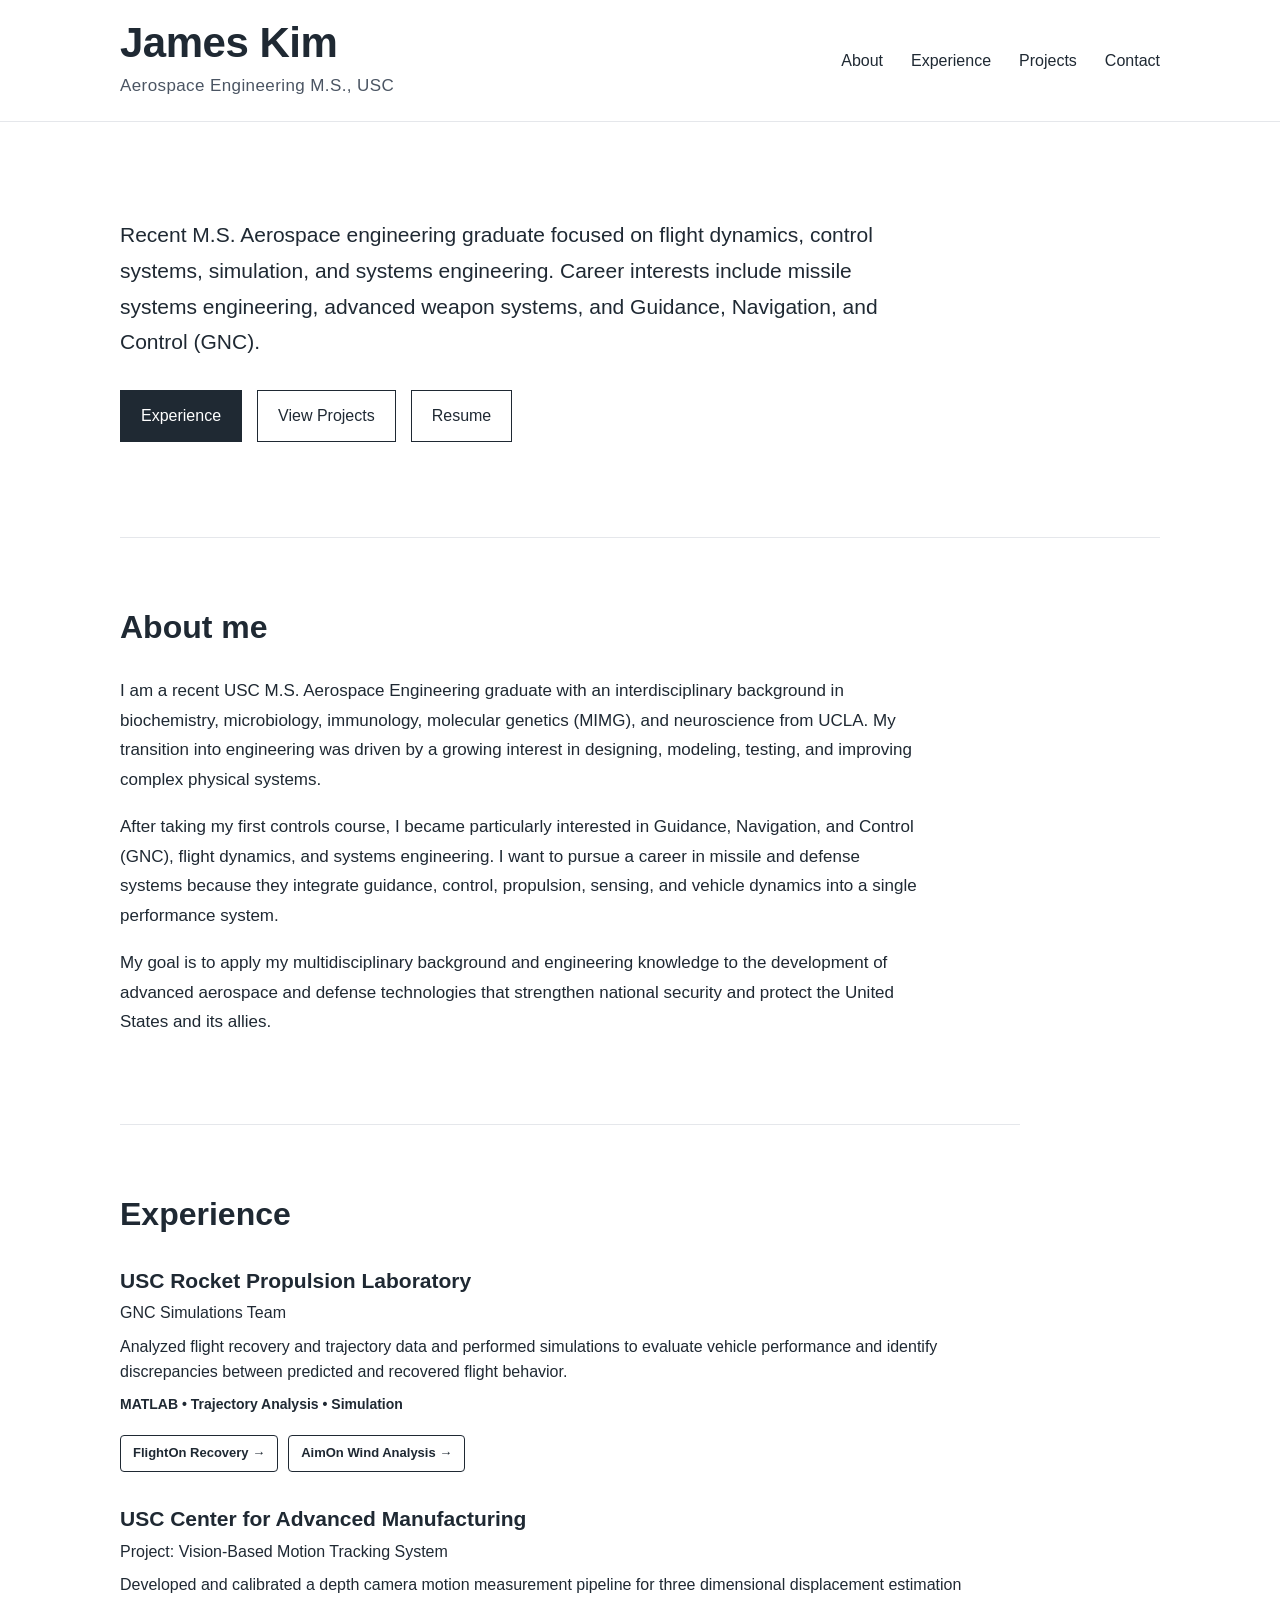
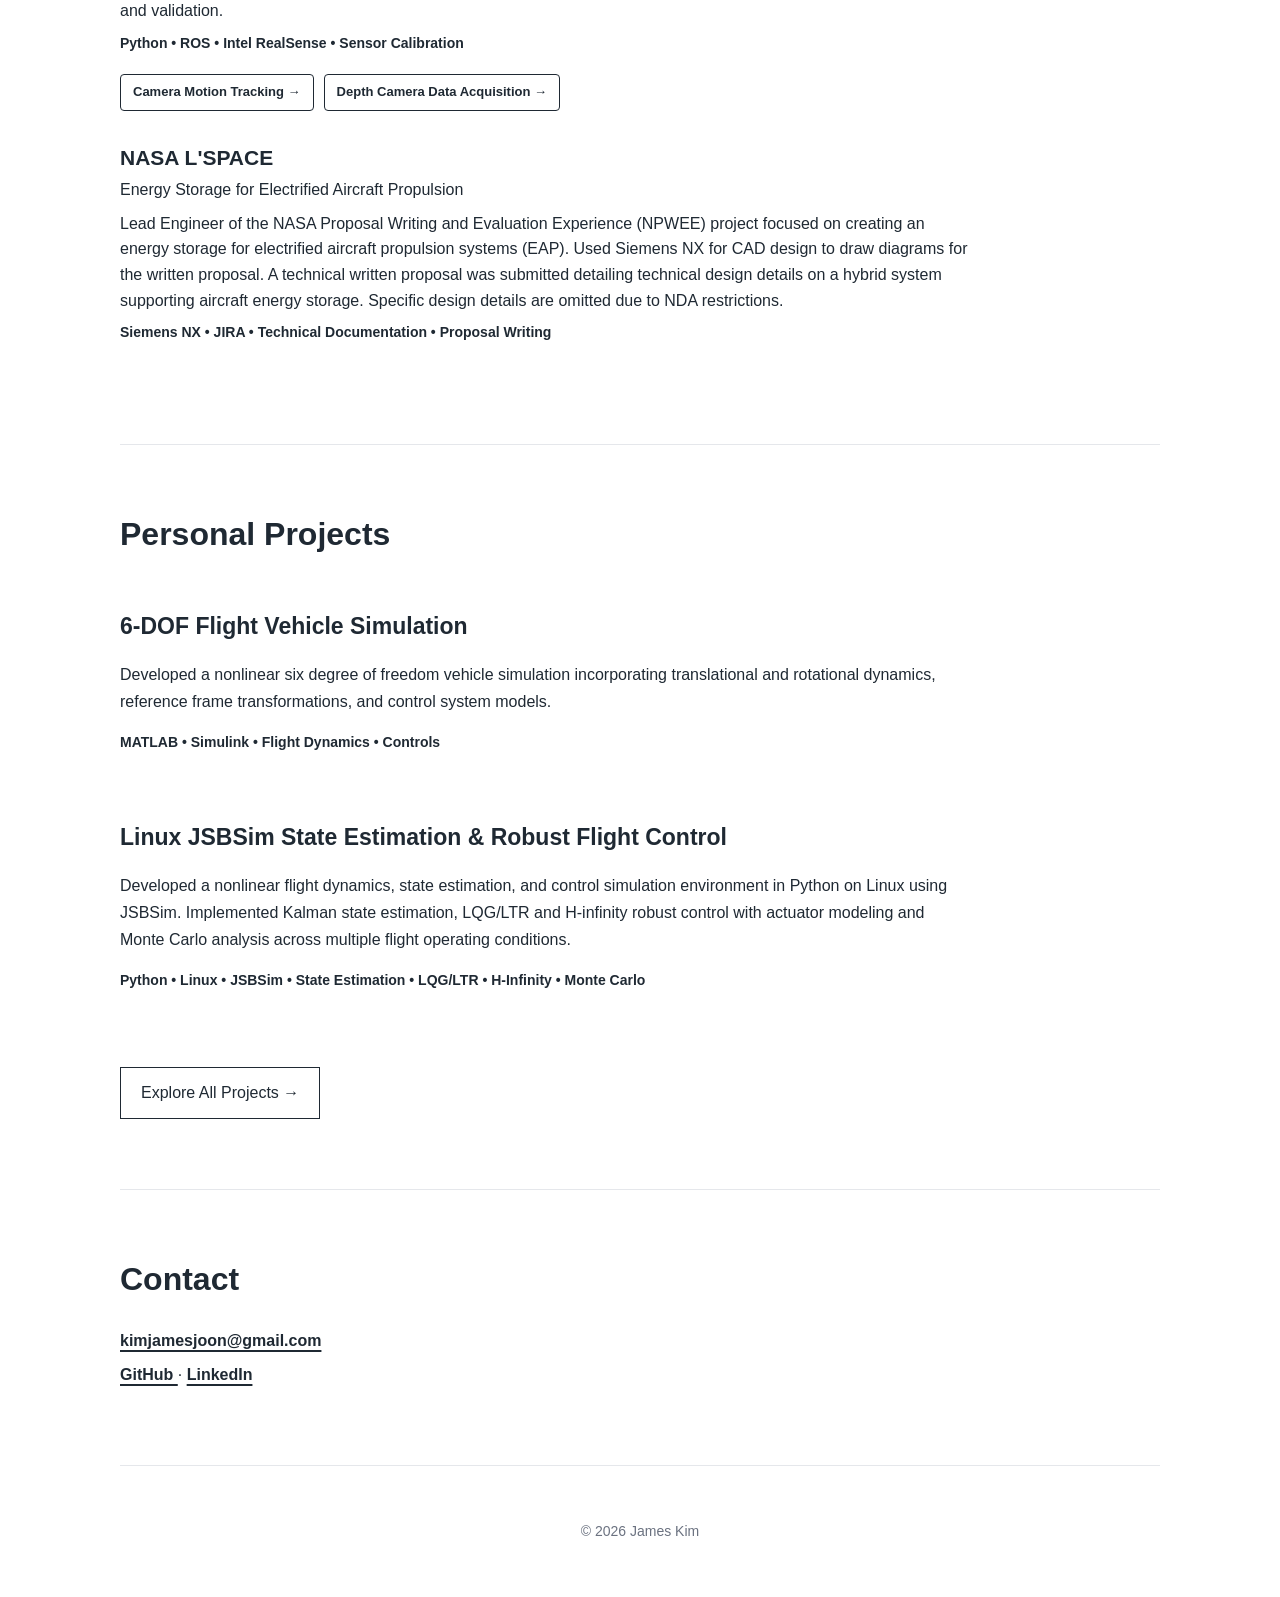
<file: index.html>
<!DOCTYPE html>
<html lang="en">

<head>
    <meta charset="UTF-8">
    <meta name="viewport" content="width=device-width, initial-scale=1.0">

    <title>James Kim | Aerospace Engineering</title>

    <link rel="stylesheet" href="styles.css">
</head>


<body>

    <!-- ======================================================
         HEADER
         ====================================================== -->

    <header>

        <nav>

            <div class="brand">

                <h1>James Kim</h1>

                <p>
                    Aerospace Engineering M.S., USC
                </p>

            </div>


            <div class="nav-links">

                <a href="#about">
                    About
                </a>

                <a href="#experience">
                    Experience
                </a>

                <a href="#projects">
                    Projects
                </a>

                <a href="contact.html">
                    Contact
                </a>

            </div>

        </nav>

    </header>


    <main>


        <!-- ==================================================
             HERO
             ================================================== -->

        <section class="hero">

            <p class="hero-description">
                Recent M.S. Aerospace engineering graduate focused on
                flight dynamics, control systems, simulation, and
                systems engineering. Career interests include missile systems engineering,
                advanced weapon systems, and Guidance, Navigation, and Control (GNC).
            </p>


            <div class="buttons">

                <a
                    class="primary-button"
                    href="#experience"
                >
                    Experience
                </a>


                <a
                    class="secondary-button"
                    href="#projects"
                >
                    View Projects
                </a>


                <a
                    class="secondary-button"
                    href="resume.html"
                >
                    Resume
                </a>

            </div>

        </section>


        <!-- ==================================================
             ABOUT
             ================================================== -->

        <section id="about">

            <h2>
                About me
            </h2>


            <p>
                I am a recent USC M.S. Aerospace Engineering graduate with an
                interdisciplinary background in biochemistry, microbiology,
                immunology, molecular genetics (MIMG), and neuroscience from UCLA.
                My transition into engineering was driven by a growing interest
                in designing, modeling, testing, and improving complex physical
                systems.
            </p>


            <p>
                After taking my first controls course, I became particularly
                interested in Guidance, Navigation, and Control (GNC), flight
                dynamics, and systems engineering. I want to pursue a career in
                missile and defense systems because they integrate guidance, control,
                propulsion, sensing, and vehicle dynamics into a single
                performance system.
            </p>


            <p>
                My goal is to apply my multidisciplinary background and engineering
                knowledge to the development of advanced aerospace and defense
                technologies that strengthen national security and protect the
                United States and its allies.
            </p>

        </section>


        <!-- ==================================================
             EXPERIENCE
             ================================================== -->

        <section id="experience">

            <h2>
                Experience
            </h2>


            <!-- ==================================================
                 USC ROCKET PROPULSION LABORATORY
                 ================================================== -->

            <div class="experience-item">

                <h3>
                    USC Rocket Propulsion Laboratory
                </h3>

                <p>
                    GNC Simulations Team
                </p>

                <p>
                    Analyzed flight recovery and trajectory data and
                    performed simulations to evaluate vehicle performance
                    and identify discrepancies between predicted and
                    recovered flight behavior.
                </p>

                <p class="tools">
                    MATLAB • Trajectory Analysis • Simulation
                </p>


                <div class="experience-demo-links">

                    <a
                        href="projects/flighton-recovery.html"
                        class="experience-demo-button"
                    >
                        FlightOn Recovery →
                    </a>


                    <a
                        href="projects/aimon-wind-analysis.html"
                        class="experience-demo-button"
                    >
                        AimOn Wind Analysis →
                    </a>

                </div>

            </div>


            <!-- ==================================================
                 USC CENTER FOR ADVANCED MANUFACTURING
                 ================================================== -->

            <div class="experience-item">

                <h3>
                    USC Center for Advanced Manufacturing
                </h3>

                <p>
                    Project: Vision-Based Motion Tracking System
                </p>

                <p>
                    Developed and calibrated a depth camera motion
                    measurement pipeline for three dimensional
                    displacement estimation and validation.
                </p>

                <p class="tools">
                    Python • ROS • Intel RealSense • Sensor Calibration
                </p>


                <div class="experience-demo-links">

                    <a
                        href="projects/camera-motion-tracking.html"
                        class="experience-demo-button"
                    >
                        Camera Motion Tracking →
                    </a>


                    <a
                        href="projects/depth-camera-data-acquisition.html"
                        class="experience-demo-button"
                    >
                        Depth Camera Data Acquisition →
                    </a>

                </div>

            </div>


            <!-- ==================================================
                 NASA L'SPACE
                 ================================================== -->

            <div class="experience-item">

                <h3>
                    NASA L'SPACE
                </h3>

                <p>
                    Energy Storage for Electrified Aircraft Propulsion
                </p>

                <p>
                    Lead Engineer of the NASA Proposal Writing and Evaluation Experience (NPWEE) project
                    focused on creating an energy storage for electrified aircraft propulsion systems (EAP). Used
                    Siemens NX for CAD design to draw diagrams for the written proposal. A technical written
                    proposal was submitted detailing technical design details on a hybrid system supporting aircraft
                    energy storage. Specific design details are omitted due to NDA restrictions.
                </p>

                <p class="tools">
                    Siemens NX • JIRA • Technical Documentation • Proposal Writing
                </p>

            </div>

        </section>


        <!-- ==================================================
             PERSONAL PROJECTS
             ================================================== -->

        <section id="projects">

            <h2>
                Personal Projects
            </h2>


            <!-- ==================================================
                 PROJECT 1
                 ================================================== -->

            <article class="project">

                <h3>
                    6-DOF Flight Vehicle Simulation
                </h3>

                <p>
                    Developed a nonlinear six degree of freedom vehicle
                    simulation incorporating translational and rotational
                    dynamics, reference frame transformations,
                    and control system models.
                </p>

                <p class="tools">
                    MATLAB • Simulink • Flight Dynamics • Controls
                </p>

            </article>


            <!-- ==================================================
                 PROJECT 2
                 ================================================== -->

            <article class="project">

                <h3>
                    Linux JSBSim State Estimation & Robust Flight Control
                </h3>

                <p>
                    Developed a nonlinear flight dynamics, state estimation,
                    and control simulation environment in Python on Linux
                    using JSBSim. Implemented Kalman state estimation,
                    LQG/LTR and H-infinity robust control with actuator
                    modeling and Monte Carlo analysis across multiple
                    flight operating conditions.
                </p>

                <p class="tools">
                    Python • Linux • JSBSim • State Estimation • LQG/LTR • H-Infinity • Monte Carlo
                </p>

            </article>


            <!-- ==================================================
                 EXPLORE ALL PROJECTS
                 ================================================== -->

            <div class="view-all-projects">

                <a
                    class="secondary-button"
                    href="projects.html"
                >
                    Explore All Projects →
                </a>

            </div>

        </section>


        <!-- ==================================================
             CONTACT
             ================================================== -->

        <section id="contact">

            <h2>
                Contact
            </h2>


            <p>

                <a
                    class="contact-link"
                    href="mailto:kimjamesjoon@gmail.com"
                >
                    kimjamesjoon@gmail.com
                </a>

            </p>


            <p>

                <a
                    class="contact-link"
                    href="https://github.com/jjkim-1"
                    target="_blank"
                    rel="noopener noreferrer"
                >
                    GitHub
                </a>

                ·

                <a
                    class="contact-link"
                    href="https://www.linkedin.com/in/jamesjoonkim/"
                    target="_blank"
                    rel="noopener noreferrer"
                >
                    LinkedIn
                </a>

            </p>

        </section>

    </main>


    <!-- ======================================================
         FOOTER
         ====================================================== -->

    <footer>

        <p>
            © 2026 James Kim
        </p>

    </footer>


</body>

</html>
</file>
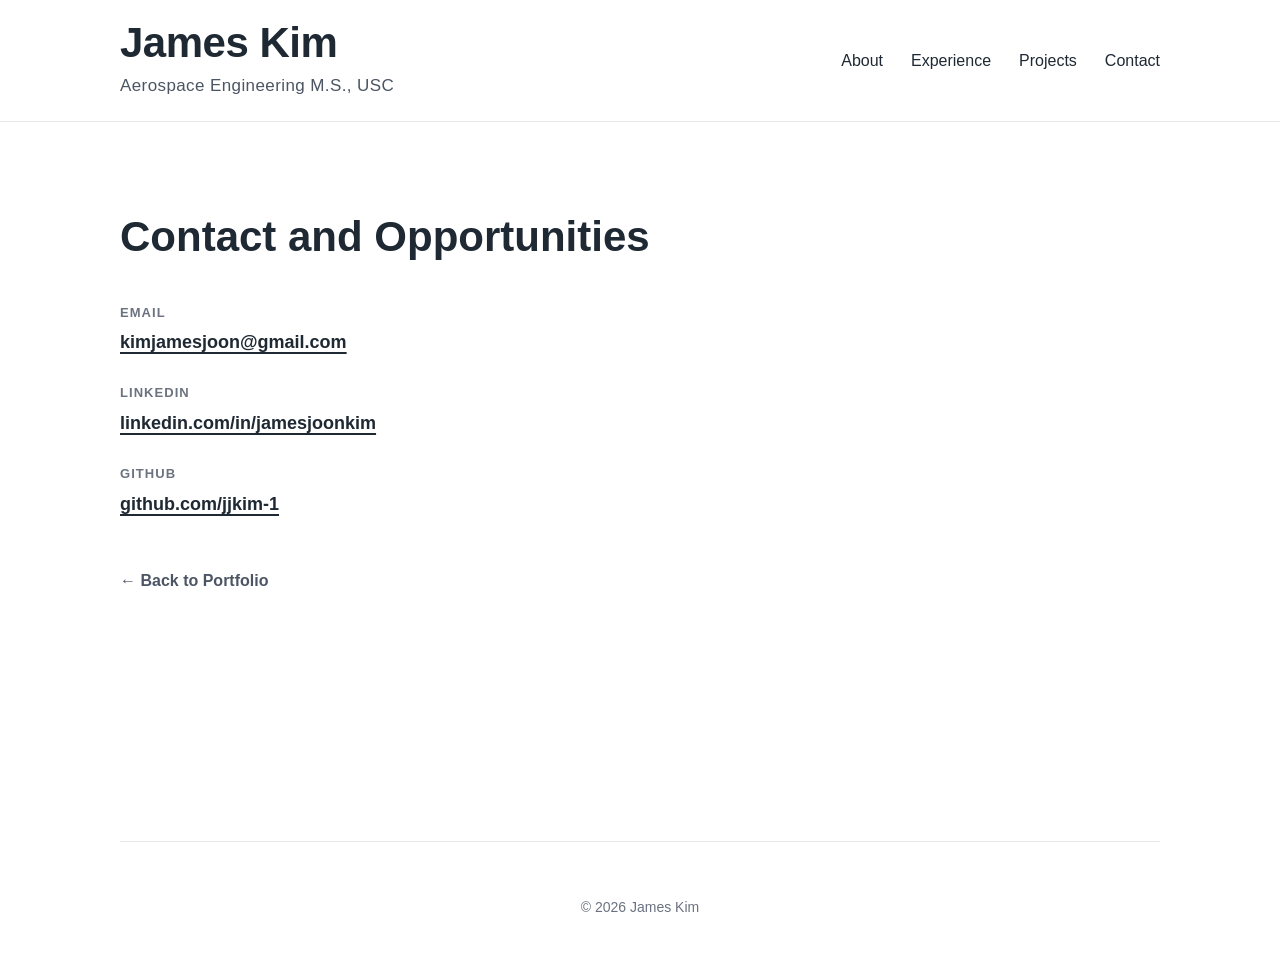
<file: contact.html>
<!DOCTYPE html>
<html lang="en">

<head>

    <meta charset="UTF-8">

    <meta
        name="viewport"
        content="width=device-width, initial-scale=1.0"
    >

    <meta
        name="description"
        content="Contact James Kim for aerospace engineering, Guidance, Navigation, and Control, modeling, simulation, and systems engineering opportunities."
    >

    <title>
        Contact | James Kim
    </title>

    <link
        rel="stylesheet"
        href="styles.css"
    >

</head>


<body>


    <!-- ======================================================
         HEADER
         ====================================================== -->

    <header>

        <nav>

            <!-- ==================================================
                 BRAND
                 ================================================== -->

            <div class="brand">

                <h1>
                    James Kim
                </h1>

                <p>
                    Aerospace Engineering M.S., USC
                </p>

            </div>


            <!-- ==================================================
                 NAVIGATION
                 ================================================== -->

            <div class="nav-links">

                <a href="index.html#about">
                    About
                </a>

                <a href="index.html#experience">
                    Experience
                </a>

                <a href="index.html#projects">
                    Projects
                </a>

                <a
                    href="contact.html"
                    aria-current="page"
                >
                    Contact
                </a>

            </div>

        </nav>

    </header>


    <!-- ======================================================
         CONTACT PAGE
         ====================================================== -->

    <main class="contact-page">


        <section class="contact-hero">


            <!-- ==================================================
                 PAGE TITLE
                 ================================================== -->

            <h2>
                Contact and Opportunities
            </h2>


            <!-- ==================================================
                 CONTACT LINKS
                 ================================================== -->

            <div class="contact-links">


                <!-- EMAIL -->

                <div class="contact-link-item">

                    <span class="contact-label">
                        Email
                    </span>

                    <a
                        href="mailto:kimjamesjoon@gmail.com"
                    >
                        kimjamesjoon@gmail.com
                    </a>

                </div>


                <!-- LINKEDIN -->

                <div class="contact-link-item">

                    <span class="contact-label">
                        LinkedIn
                    </span>

                    <a
                        href="https://www.linkedin.com/in/jamesjoonkim/"
                        target="_blank"
                        rel="noopener noreferrer"
                    >
                        linkedin.com/in/jamesjoonkim
                    </a>

                </div>


                <!-- GITHUB -->

                <div class="contact-link-item">

                    <span class="contact-label">
                        GitHub
                    </span>

                    <a
                        href="https://github.com/jjkim-1"
                        target="_blank"
                        rel="noopener noreferrer"
                    >
                        github.com/jjkim-1
                    </a>

                </div>

            </div>


            <!-- ==================================================
                 RETURN TO MAIN PORTFOLIO
                 ================================================== -->

            <div class="contact-return">

                <a
                    href="index.html"
                    class="project-back-link"
                >
                    ← Back to Portfolio
                </a>

            </div>

        </section>

    </main>


    <!-- ======================================================
         FOOTER
         ====================================================== -->

    <footer>

        <p>
            © 2026 James Kim
        </p>

    </footer>


</body>

</html>
</file>
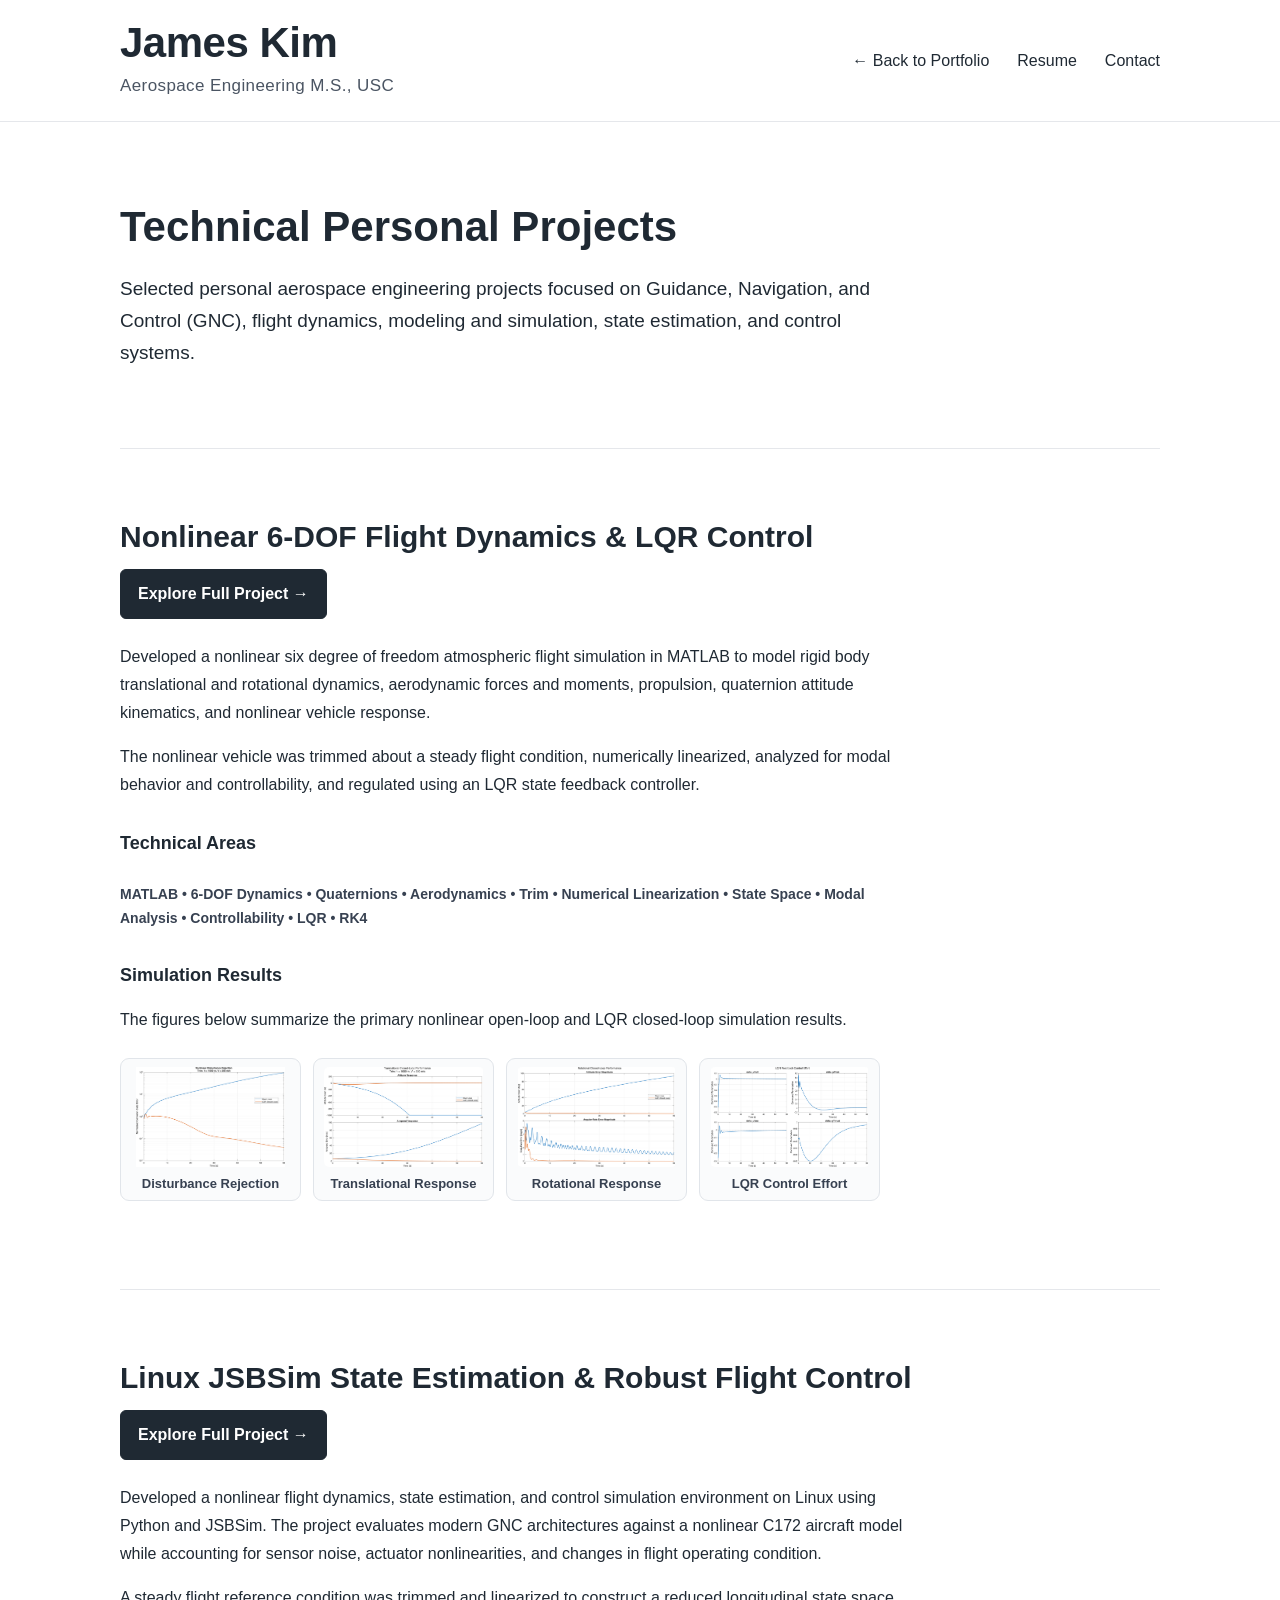
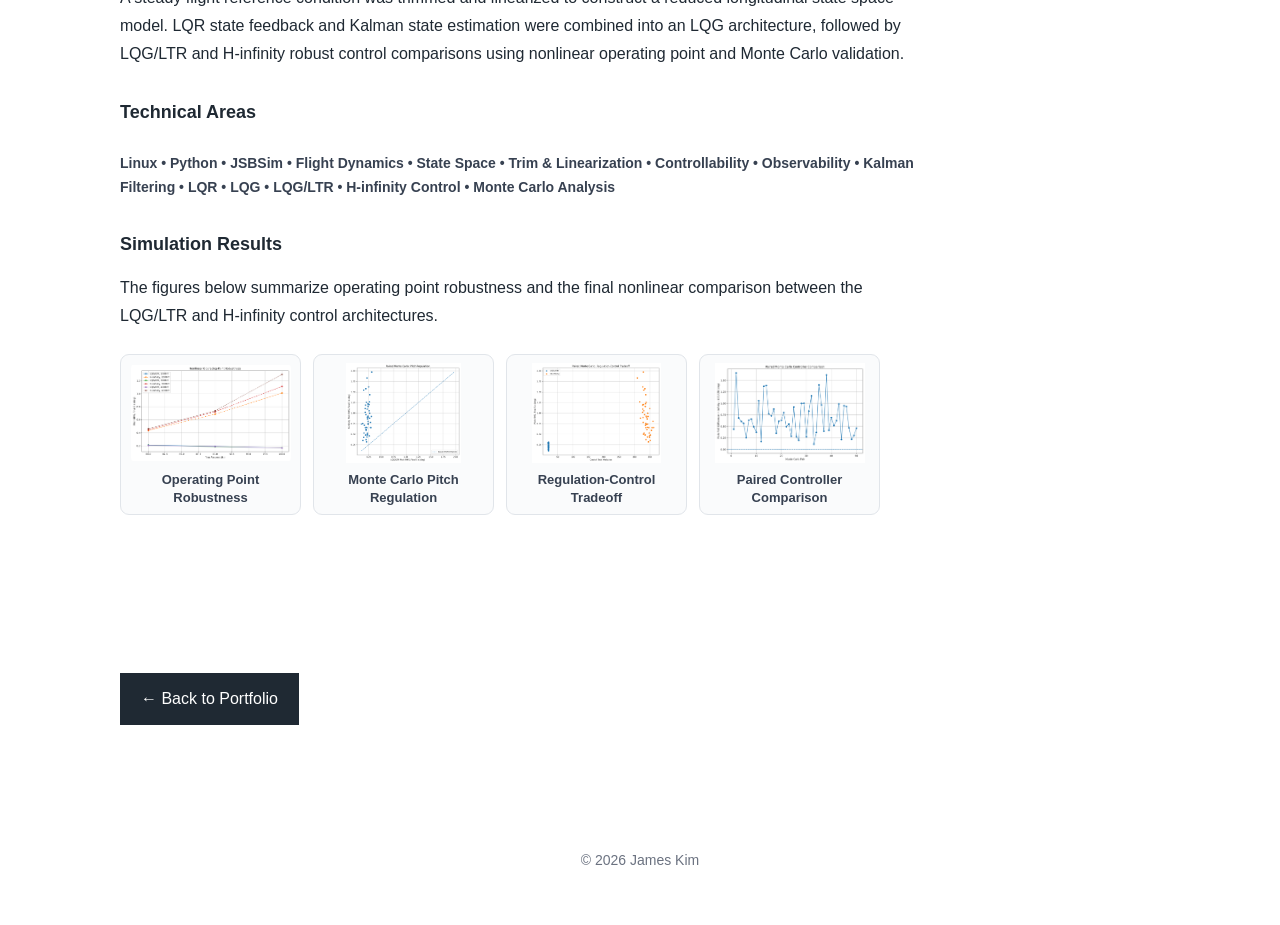
<file: projects.html>
<!DOCTYPE html>
<html lang="en">

<head>

    <meta charset="UTF-8">

    <meta
        name="viewport"
        content="width=device-width, initial-scale=1.0"
    >

    <meta
        name="description"
        content="Personal aerospace engineering projects by James Kim focused on Guidance, Navigation, and Control, flight dynamics, modeling and simulation, state estimation, and robust control."
    >

    <title>
        Projects | James Kim
    </title>

    <link
        rel="stylesheet"
        href="styles.css"
    >


    <!-- ======================================================
         PROJECT PAGE LAYOUT
         ====================================================== -->

    <style>

        .projects-page .project-detail {
            grid-template-columns: minmax(0, 1fr);
        }


        /*
            Remove the divider between the final project
            and the Back to Portfolio button.
        */

        .projects-page .project-detail-last {
            border-bottom: none;
        }


        /*
            The original project-return element was a <section>,
            which inherited the site's section divider.

            It is now a <div>, preserving the existing spacing
            and button styling without the extra divider.
        */

        .project-return-button-only {
            padding: 70px 0;
        }

    </style>

</head>


<body>


    <!-- ======================================================
         HEADER
         ====================================================== -->

    <header>

        <nav>

            <div class="brand">

                <h1>
                    James Kim
                </h1>

                <p>
                    Aerospace Engineering M.S., USC
                </p>

            </div>


            <div class="nav-links">

                <a href="index.html">
                    ← Back to Portfolio
                </a>

                <a href="resume.html">
                    Resume
                </a>

                <a href="contact.html">
                    Contact
                </a>

            </div>

        </nav>

    </header>



    <!-- ======================================================
         MAIN PROJECTS PAGE
         ====================================================== -->

    <main class="projects-page">


        <!-- ==================================================
             INTRODUCTION
             ================================================== -->

        <section class="projects-intro">

            <h2>
                Technical Personal Projects
            </h2>

            <p>

                Selected personal aerospace engineering projects
                focused on Guidance, Navigation, and Control (GNC),
                flight dynamics, modeling and simulation, state
                estimation, and control systems.

            </p>

        </section>



        <!-- ==================================================
             NONLINEAR 6-DOF FLIGHT DYNAMICS & LQR CONTROL
             ================================================== -->

        <section class="project-detail">

            <div class="project-content">


                <!-- ------------------------------------------
                     TITLE
                     ------------------------------------------ -->

                <h2 class="portfolio-project-title">
                    Nonlinear 6-DOF Flight Dynamics & LQR Control
                </h2>


                <!-- ------------------------------------------
                     EXPLORE FULL PROJECT
                     ------------------------------------------ -->

                <div
                    class="portfolio-project-actions
                           portfolio-project-actions-top"
                >

                    <a
                        href="projects/gnc-6dof.html"
                        class="portfolio-project-button"
                    >
                        Explore Full Project →
                    </a>

                </div>


                <!-- ------------------------------------------
                     DESCRIPTION
                     ------------------------------------------ -->

                <p>

                    Developed a nonlinear six degree of freedom
                    atmospheric flight simulation in MATLAB to model
                    rigid body translational and rotational dynamics,
                    aerodynamic forces and moments, propulsion,
                    quaternion attitude kinematics, and nonlinear
                    vehicle response.

                </p>

                <p>

                    The nonlinear vehicle was trimmed about a
                    steady flight condition, numerically linearized,
                    analyzed for modal behavior and controllability,
                    and regulated using an LQR state feedback
                    controller.

                </p>


                <!-- ------------------------------------------
                     TECHNICAL AREAS
                     ------------------------------------------ -->

                <h3>
                    Technical Areas
                </h3>

                <p class="project-tags">

                    MATLAB •
                    6-DOF Dynamics •
                    Quaternions •
                    Aerodynamics •
                    Trim •
                    Numerical Linearization •
                    State Space •
                    Modal Analysis •
                    Controllability •
                    LQR •
                    RK4

                </p>


                <!-- ------------------------------------------
                     SIMULATION RESULTS
                     ------------------------------------------ -->

                <h3>
                    Simulation Results
                </h3>

                <p>

                    The figures below summarize the primary nonlinear
                    open-loop and LQR closed-loop simulation results.

                </p>


                <div class="portfolio-result-preview">


                    <!-- RESULT 1 -->

                    <figure>

                        <img
                            src="assets/projects/gnc-6dof/phase2_normalized_error.png"
                            alt="Normalized open-loop versus LQR closed-loop state error"
                            loading="lazy"
                        >

                        <figcaption>
                            Disturbance Rejection
                        </figcaption>

                    </figure>


                    <!-- RESULT 2 -->

                    <figure>

                        <img
                            src="assets/projects/gnc-6dof/phase2_translational_response.png"
                            alt="Altitude and airspeed nonlinear response"
                            loading="lazy"
                        >

                        <figcaption>
                            Translational Response
                        </figcaption>

                    </figure>


                    <!-- RESULT 3 -->

                    <figure>

                        <img
                            src="assets/projects/gnc-6dof/phase2_rotational_response.png"
                            alt="Attitude and angular rate nonlinear response"
                            loading="lazy"
                        >

                        <figcaption>
                            Rotational Response
                        </figcaption>

                    </figure>


                    <!-- RESULT 4 -->

                    <figure>

                        <img
                            src="assets/projects/gnc-6dof/phase2_control_effort.png"
                            alt="LQR feedback control effort"
                            loading="lazy"
                        >

                        <figcaption>
                            LQR Control Effort
                        </figcaption>

                    </figure>

                </div>

            </div>

        </section>



        <!-- ==================================================
             LINUX JSBSIM STATE ESTIMATION & ROBUST FLIGHT CONTROL
             ================================================== -->

        <section class="project-detail project-detail-last">

            <div class="project-content">


                <!-- ------------------------------------------
                     TITLE
                     ------------------------------------------ -->

                <h2 class="portfolio-project-title">
                    Linux JSBSim State Estimation & Robust Flight Control
                </h2>


                <!-- ------------------------------------------
                     EXPLORE FULL PROJECT
                     ------------------------------------------ -->

                <div
                    class="portfolio-project-actions
                           portfolio-project-actions-top"
                >

                    <a
                        href="projects/linux-jsbsim-gnc.html"
                        class="portfolio-project-button"
                    >
                        Explore Full Project →
                    </a>

                </div>


                <!-- ------------------------------------------
                     DESCRIPTION
                     ------------------------------------------ -->

                <p>

                    Developed a nonlinear flight dynamics, state
                    estimation, and control simulation environment
                    on Linux using Python and JSBSim. The project
                    evaluates modern GNC architectures against a
                    nonlinear C172 aircraft model while accounting
                    for sensor noise, actuator nonlinearities, and
                    changes in flight operating condition.

                </p>

                <p>

                    A steady flight reference condition was trimmed
                    and linearized to construct a reduced longitudinal
                    state space model. LQR state feedback and Kalman
                    state estimation were combined into an LQG
                    architecture, followed by LQG/LTR and H-infinity
                    robust control comparisons using nonlinear
                    operating point and Monte Carlo validation.

                </p>


                <!-- ------------------------------------------
                     TECHNICAL AREAS
                     ------------------------------------------ -->

                <h3>
                    Technical Areas
                </h3>

                <p class="project-tags">

                    Linux •
                    Python •
                    JSBSim •
                    Flight Dynamics •
                    State Space •
                    Trim & Linearization •
                    Controllability •
                    Observability •
                    Kalman Filtering •
                    LQR •
                    LQG •
                    LQG/LTR •
                    H-infinity Control •
                    Monte Carlo Analysis

                </p>


                <!-- ------------------------------------------
                     SIMULATION RESULTS
                     ------------------------------------------ -->

                <h3>
                    Simulation Results
                </h3>

                <p>

                    The figures below summarize operating point
                    robustness and the final nonlinear comparison
                    between the LQG/LTR and H-infinity control
                    architectures.

                </p>


                <div class="portfolio-result-preview">


                    <!-- RESULT 1 -->

                    <figure>

                        <img
                            src="assets/linux-jsbsim-gnc/portfolio_operating_point_robustness.png"
                            alt="Nonlinear operating point robustness for LQG LTR and H-infinity controllers"
                            loading="lazy"
                        >

                        <figcaption>
                            Operating Point Robustness
                        </figcaption>

                    </figure>


                    <!-- RESULT 2 -->

                    <figure>

                        <img
                            src="assets/linux-jsbsim-gnc/portfolio_monte_carlo_pitch.png"
                            alt="Paired nonlinear Monte Carlo pitch regulation comparison"
                            loading="lazy"
                        >

                        <figcaption>
                            Monte Carlo Pitch Regulation
                        </figcaption>

                    </figure>


                    <!-- RESULT 3 -->

                    <figure>

                        <img
                            src="assets/linux-jsbsim-gnc/portfolio_control_tradeoff.png"
                            alt="Pitch regulation and control activity tradeoff between controllers"
                            loading="lazy"
                        >

                        <figcaption>
                            Regulation-Control Tradeoff
                        </figcaption>

                    </figure>


                    <!-- RESULT 4 -->

                    <figure>

                        <img
                            src="assets/linux-jsbsim-gnc/portfolio_paired_pitch_difference.png"
                            alt="Paired Monte Carlo pitch RMS difference between H-infinity and LQG LTR"
                            loading="lazy"
                        >

                        <figcaption>
                            Paired Controller Comparison
                        </figcaption>

                    </figure>

                </div>

            </div>

        </section>



        <!-- ==================================================
             BACK TO MAIN PORTFOLIO
             ================================================== -->

        <div class="project-return project-return-button-only">

            <a
                class="primary-button"
                href="index.html"
            >
                ← Back to Portfolio
            </a>

        </div>

    </main>



    <!-- ======================================================
         FOOTER
         ====================================================== -->

    <footer>

        <p>
            © 2026 James Kim
        </p>

    </footer>


</body>

</html>
</file>
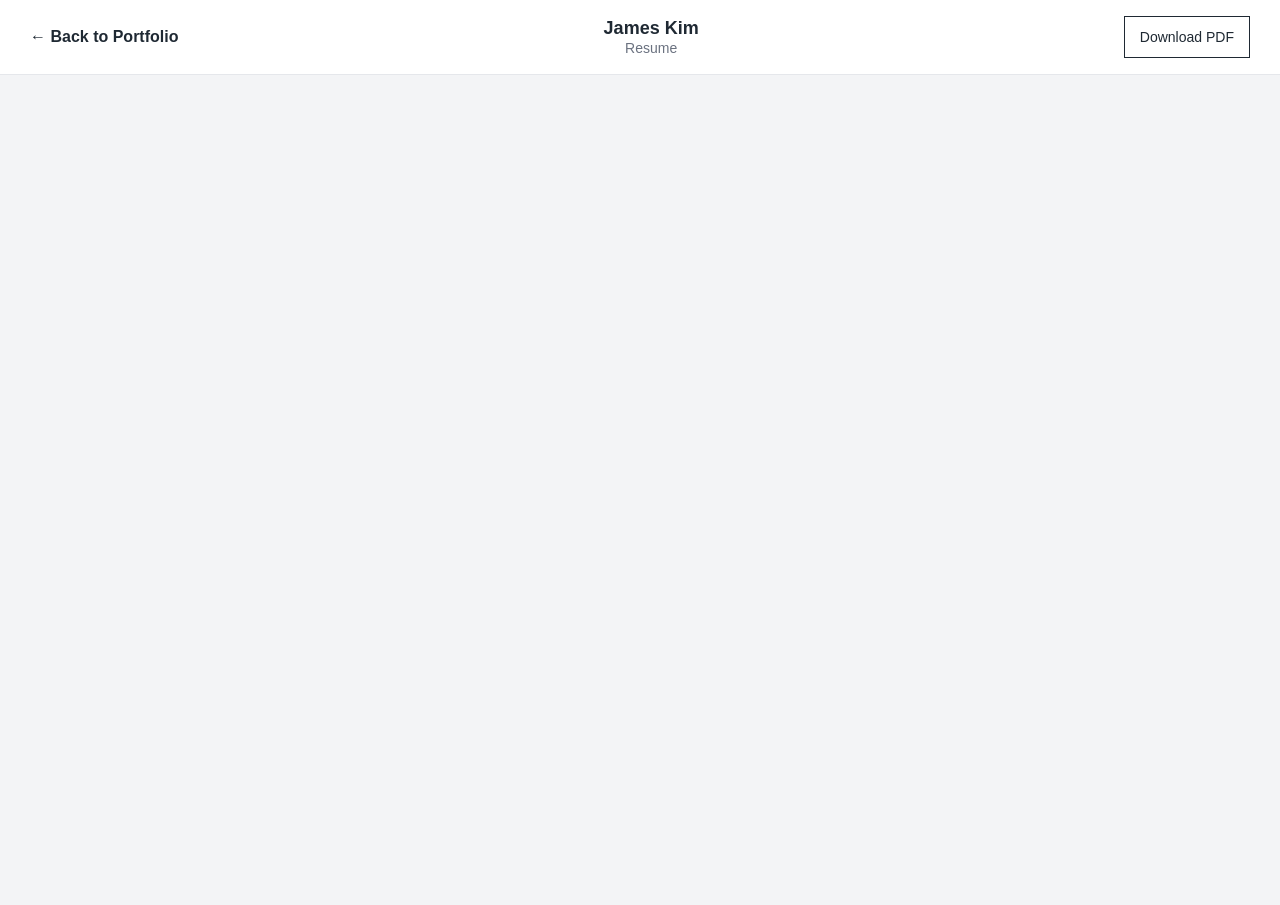
<file: resume.html>
<!DOCTYPE html>
<html lang="en">

<head>
    <meta charset="UTF-8">
    <meta name="viewport" content="width=device-width, initial-scale=1.0">

    <title>Resume | James Kim</title>

    <link rel="stylesheet" href="styles.css">
</head>


<body class="resume-page">

    <header class="resume-header">

        <div class="resume-nav">

            <a class="back-button" href="index.html">
                ← Back to Portfolio
            </a>

            <div class="resume-title">
                <strong>James Kim</strong>
                <span>Resume</span>
            </div>

            <a class="download-button"
               href="assets/James_Kim_Resume_2026.pdf"
               download>
                Download PDF
            </a>

        </div>

    </header>


    <main class="resume-container">

        <iframe
            class="resume-frame"
            src="assets/James_Kim_Resume_2026.pdf"
            title="James Kim Resume">
        </iframe>

    </main>

</body>

</html>
</file>
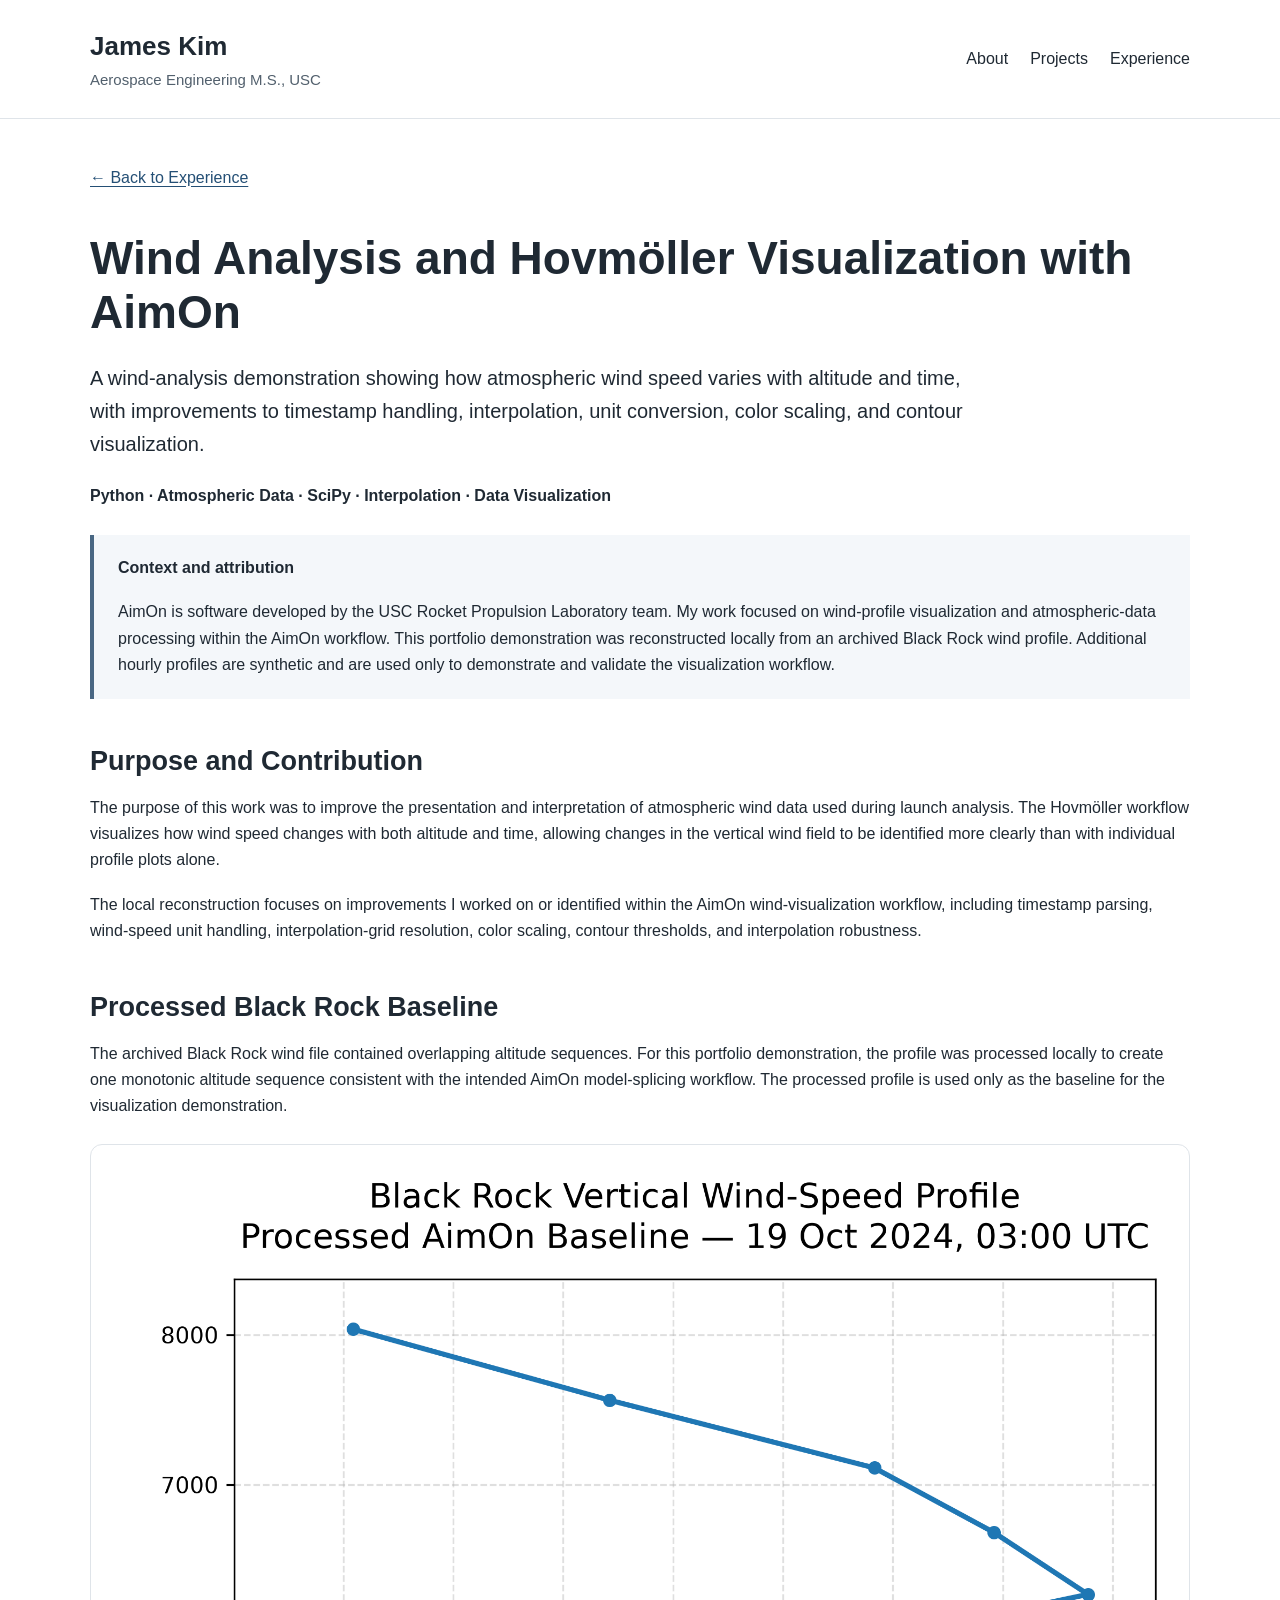
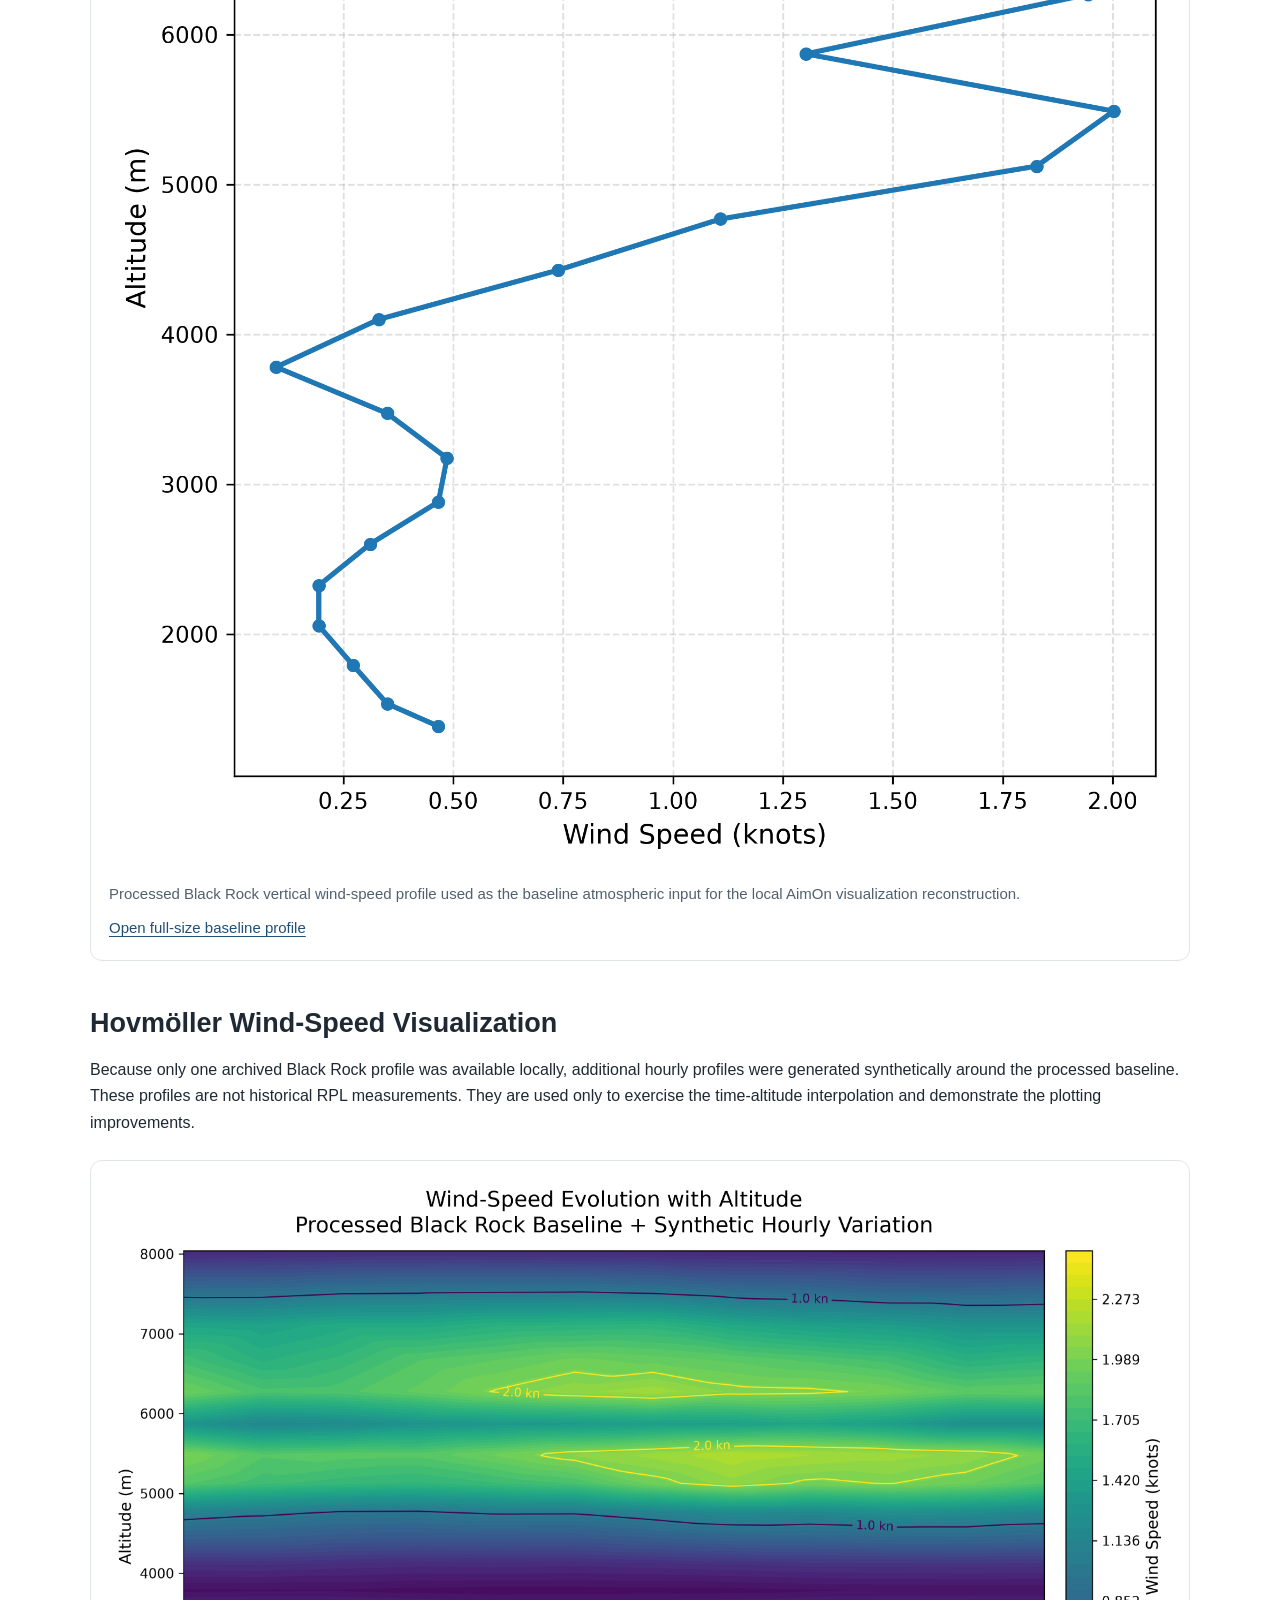
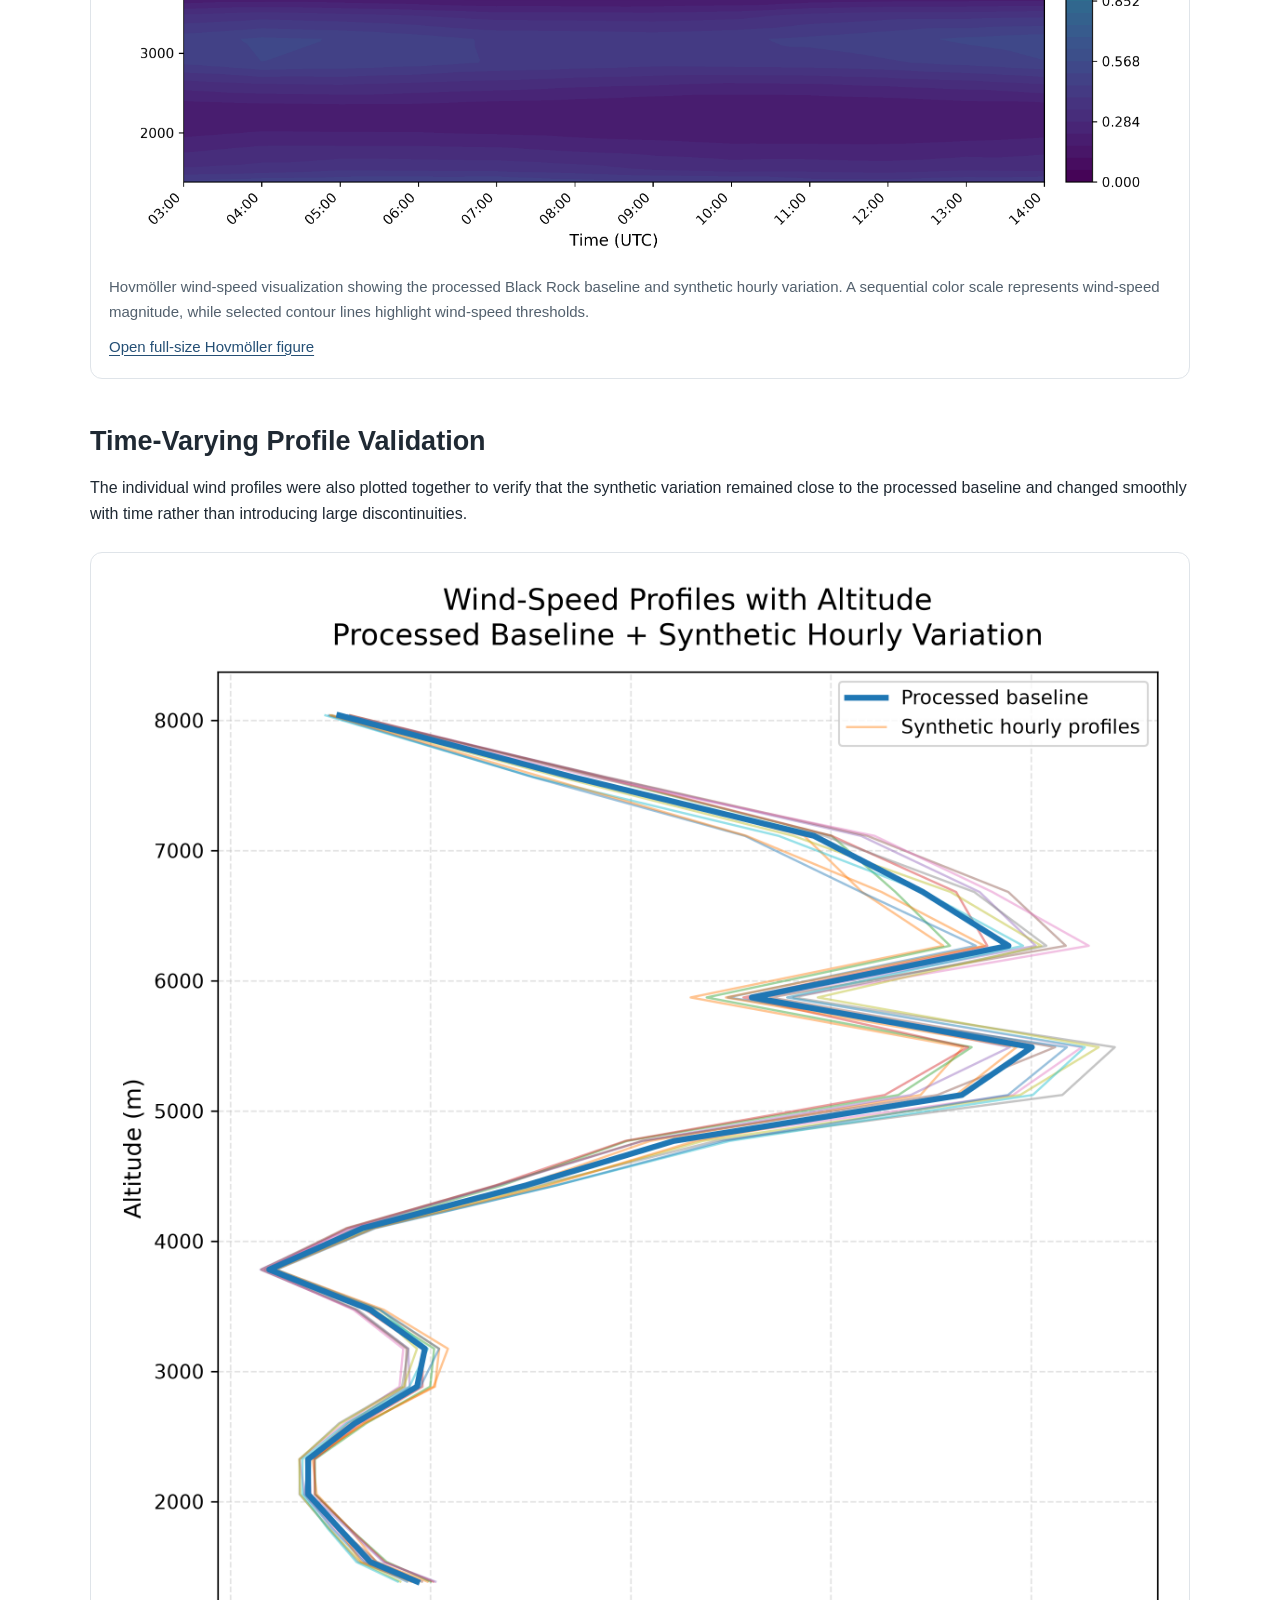
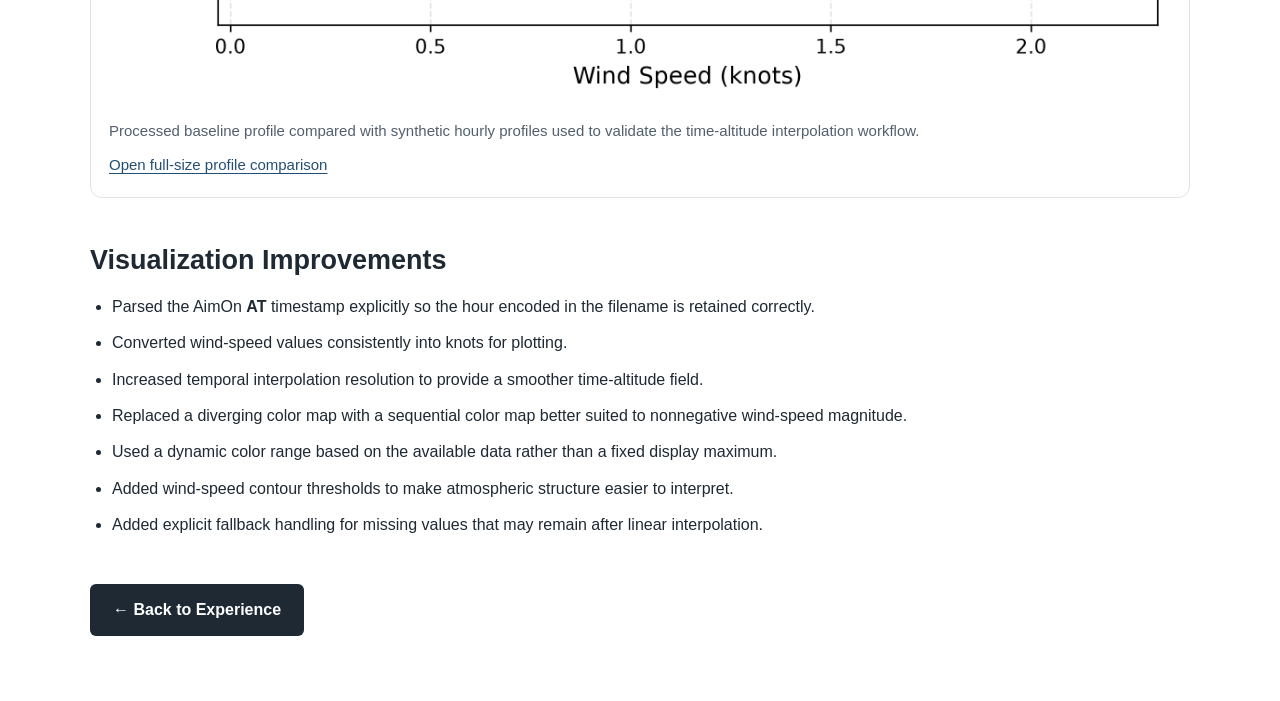
<file: projects/aimon-wind-analysis.html>
<!DOCTYPE html>
<html lang="en">

<head>
  <meta charset="UTF-8">
  <meta name="viewport" content="width=device-width, initial-scale=1.0">

  <meta
    name="description"
    content="James Kim's AimOn wind-analysis demonstration using a processed Black Rock atmospheric profile and synthetic hourly variation to demonstrate Hovmöller visualization improvements."
  >

  <title>AimOn Wind Analysis | James Kim</title>

  <style>
    * {
      box-sizing: border-box;
    }

    body {
      margin: 0;
      font-family: Arial, Helvetica, sans-serif;
      color: #1f2933;
      background: #fff;
      line-height: 1.65;
    }

    a {
      color: #244f75;
      text-underline-offset: 3px;
    }

    a:focus-visible,
    summary:focus-visible {
      outline: 3px solid #2474ba;
      outline-offset: 5px;
    }

    .wrap {
      width: min(1100px, calc(100% - 40px));
      margin: auto;
    }

    header {
      border-bottom: 1px solid #dfe4e9;
      padding: 25px 0;
    }

    .header-inner {
      display: flex;
      justify-content: space-between;
      align-items: center;
      flex-wrap: wrap;
      gap: 20px;
    }

    .brand {
      color: inherit;
      text-decoration: none;
      font-size: 26px;
      font-weight: 700;
    }

    .degree {
      margin: 0;
      color: #52606d;
      font-size: 15px;
    }

    nav {
      display: flex;
      flex-wrap: wrap;
      gap: 22px;
    }

    nav a {
      color: inherit;
      text-decoration: none;
    }

    nav a:hover {
      text-decoration: underline;
    }

    main {
      padding: 46px 0 65px;
    }

    .back {
      display: inline-block;
      margin-bottom: 28px;
    }

    h1 {
      font-size: clamp(30px, 4vw, 46px);
      line-height: 1.18;
      margin: 12px 0 22px;
    }

    h2 {
      font-size: 27px;
      line-height: 1.3;
      margin: 0 0 16px;
    }

    p {
      margin: 0 0 18px;
    }

    .lead {
      font-size: 20px;
      max-width: 900px;
    }

    .skills {
      font-weight: 700;
      margin-top: 22px;
    }

    section {
      margin-top: 45px;
    }

    .note {
      padding: 20px 24px;
      background: #f4f7fa;
      border-left: 4px solid #496783;
      margin-top: 26px;
    }

    .note p:last-child {
      margin-bottom: 0;
    }

    figure {
      margin: 24px 0;
      padding: 18px;
      border: 1px solid #dfe4e9;
      border-radius: 12px;
    }

    figure img {
      display: block;
      width: 100%;
      height: auto;
    }

    figcaption {
      margin-top: 16px;
      color: #52606d;
      font-size: 15px;
    }

    .image-link {
      display: inline-block;
      margin-top: 10px;
      font-size: 15px;
    }

    ul {
      padding-left: 22px;
    }

    li {
      margin-bottom: 10px;
    }

    .button {
      display: inline-block;
      background: #1f2933;
      color: #fff;
      padding: 13px 23px;
      border-radius: 6px;
      text-decoration: none;
      font-weight: 700;
    }

    .button:hover {
      background: #34495e;
    }

    @media (max-width: 650px) {

      figure {
        padding: 10px;
      }

      main {
        padding-top: 28px;
      }
    }
  </style>
</head>


<body>

  <header>

    <div class="wrap header-inner">

      <div>

        <a
          class="brand"
          href="../index.html"
        >
          James Kim
        </a>

        <p class="degree">
          Aerospace Engineering M.S., USC
        </p>

      </div>


      <nav aria-label="Main navigation">

        <a href="../index.html#about">
          About
        </a>

        <a href="../projects.html">
          Projects
        </a>

        <a href="../index.html#experience">
          Experience
        </a>

      </nav>

    </div>

  </header>


  <main class="wrap">


    <a
      class="back"
      href="../index.html#experience"
    >
      ← Back to Experience
    </a>


    <h1>
      Wind Analysis and Hovmöller Visualization with AimOn
    </h1>


    <p class="lead">
      A wind-analysis demonstration showing how atmospheric wind speed
      varies with altitude and time, with improvements to timestamp
      handling, interpolation, unit conversion, color scaling, and
      contour visualization.
    </p>


    <p class="skills">
      Python · Atmospheric Data · SciPy · Interpolation · Data Visualization
    </p>


    <div class="note">

      <p>
        <strong>
          Context and attribution
        </strong>
      </p>

      <p>
        AimOn is software developed by the USC Rocket Propulsion Laboratory
        team. My work focused on wind-profile visualization and atmospheric-data
        processing within the AimOn workflow. This portfolio demonstration was
        reconstructed locally from an archived Black Rock wind profile.
        Additional hourly profiles are synthetic and are used only to
        demonstrate and validate the visualization workflow.
      </p>

    </div>


    <section aria-labelledby="purpose">

      <h2 id="purpose">
        Purpose and Contribution
      </h2>

      <p>
        The purpose of this work was to improve the presentation and
        interpretation of atmospheric wind data used during launch analysis.
        The Hovmöller workflow visualizes how wind speed changes with both
        altitude and time, allowing changes in the vertical wind field to be
        identified more clearly than with individual profile plots alone.
      </p>

      <p>
        The local reconstruction focuses on improvements I worked on or
        identified within the AimOn wind-visualization workflow, including
        timestamp parsing, wind-speed unit handling, interpolation-grid
        resolution, color scaling, contour thresholds, and interpolation
        robustness.
      </p>

    </section>


    <section aria-labelledby="baseline">

      <h2 id="baseline">
        Processed Black Rock Baseline
      </h2>

      <p>
        The archived Black Rock wind file contained overlapping altitude
        sequences. For this portfolio demonstration, the profile was processed
        locally to create one monotonic altitude sequence consistent with the
        intended AimOn model-splicing workflow. The processed profile is used
        only as the baseline for the visualization demonstration.
      </p>


      <figure>

        <img
          src="../assets/aimon/aimon-blackrock-profile.png"
          alt="Processed Black Rock vertical wind-speed profile showing wind speed in knots as a function of altitude."
        >

        <figcaption>
          Processed Black Rock vertical wind-speed profile used as the
          baseline atmospheric input for the local AimOn visualization
          reconstruction.
        </figcaption>

        <a
          class="image-link"
          href="../assets/aimon/aimon-blackrock-profile.png"
        >
          Open full-size baseline profile
        </a>

      </figure>

    </section>


    <section aria-labelledby="hovmoller">

      <h2 id="hovmoller">
        Hovmöller Wind-Speed Visualization
      </h2>

      <p>
        Because only one archived Black Rock profile was available locally,
        additional hourly profiles were generated synthetically around the
        processed baseline. These profiles are not historical RPL measurements.
        They are used only to exercise the time-altitude interpolation and
        demonstrate the plotting improvements.
      </p>


      <figure>

        <img
          src="../assets/aimon/aimon-hovmoller.png"
          alt="Hovmoller diagram showing wind-speed variation with altitude and time from 03:00 to 14:00 UTC."
        >

        <figcaption>
          Hovmöller wind-speed visualization showing the processed Black Rock
          baseline and synthetic hourly variation. A sequential color scale
          represents wind-speed magnitude, while selected contour lines
          highlight wind-speed thresholds.
        </figcaption>

        <a
          class="image-link"
          href="../assets/aimon/aimon-hovmoller.png"
        >
          Open full-size Hovmöller figure
        </a>

      </figure>

    </section>


    <section aria-labelledby="profiles">

      <h2 id="profiles">
        Time-Varying Profile Validation
      </h2>

      <p>
        The individual wind profiles were also plotted together to verify
        that the synthetic variation remained close to the processed baseline
        and changed smoothly with time rather than introducing large
        discontinuities.
      </p>


      <figure>

        <img
          src="../assets/aimon/aimon-wind-profiles.png"
          alt="Processed Black Rock baseline profile compared with synthetic hourly wind-speed profiles."
        >

        <figcaption>
          Processed baseline profile compared with synthetic hourly profiles
          used to validate the time-altitude interpolation workflow.
        </figcaption>

        <a
          class="image-link"
          href="../assets/aimon/aimon-wind-profiles.png"
        >
          Open full-size profile comparison
        </a>

      </figure>

    </section>


    <section aria-labelledby="improvements">

      <h2 id="improvements">
        Visualization Improvements
      </h2>


      <ul>

        <li>
          Parsed the AimOn <strong>AT</strong> timestamp explicitly so the hour
          encoded in the filename is retained correctly.
        </li>

        <li>
          Converted wind-speed values consistently into knots for plotting.
        </li>

        <li>
          Increased temporal interpolation resolution to provide a smoother
          time-altitude field.
        </li>

        <li>
          Replaced a diverging color map with a sequential color map better
          suited to nonnegative wind-speed magnitude.
        </li>

        <li>
          Used a dynamic color range based on the available data rather than
          a fixed display maximum.
        </li>

        <li>
          Added wind-speed contour thresholds to make atmospheric structure
          easier to interpret.
        </li>

        <li>
          Added explicit fallback handling for missing values that may remain
          after linear interpolation.
        </li>

      </ul>

    </section>


    <section aria-label="Return navigation">

      <a
        class="button"
        href="../index.html#experience"
      >
        ← Back to Experience
      </a>

    </section>

  </main>

</body>

</html>
</file>
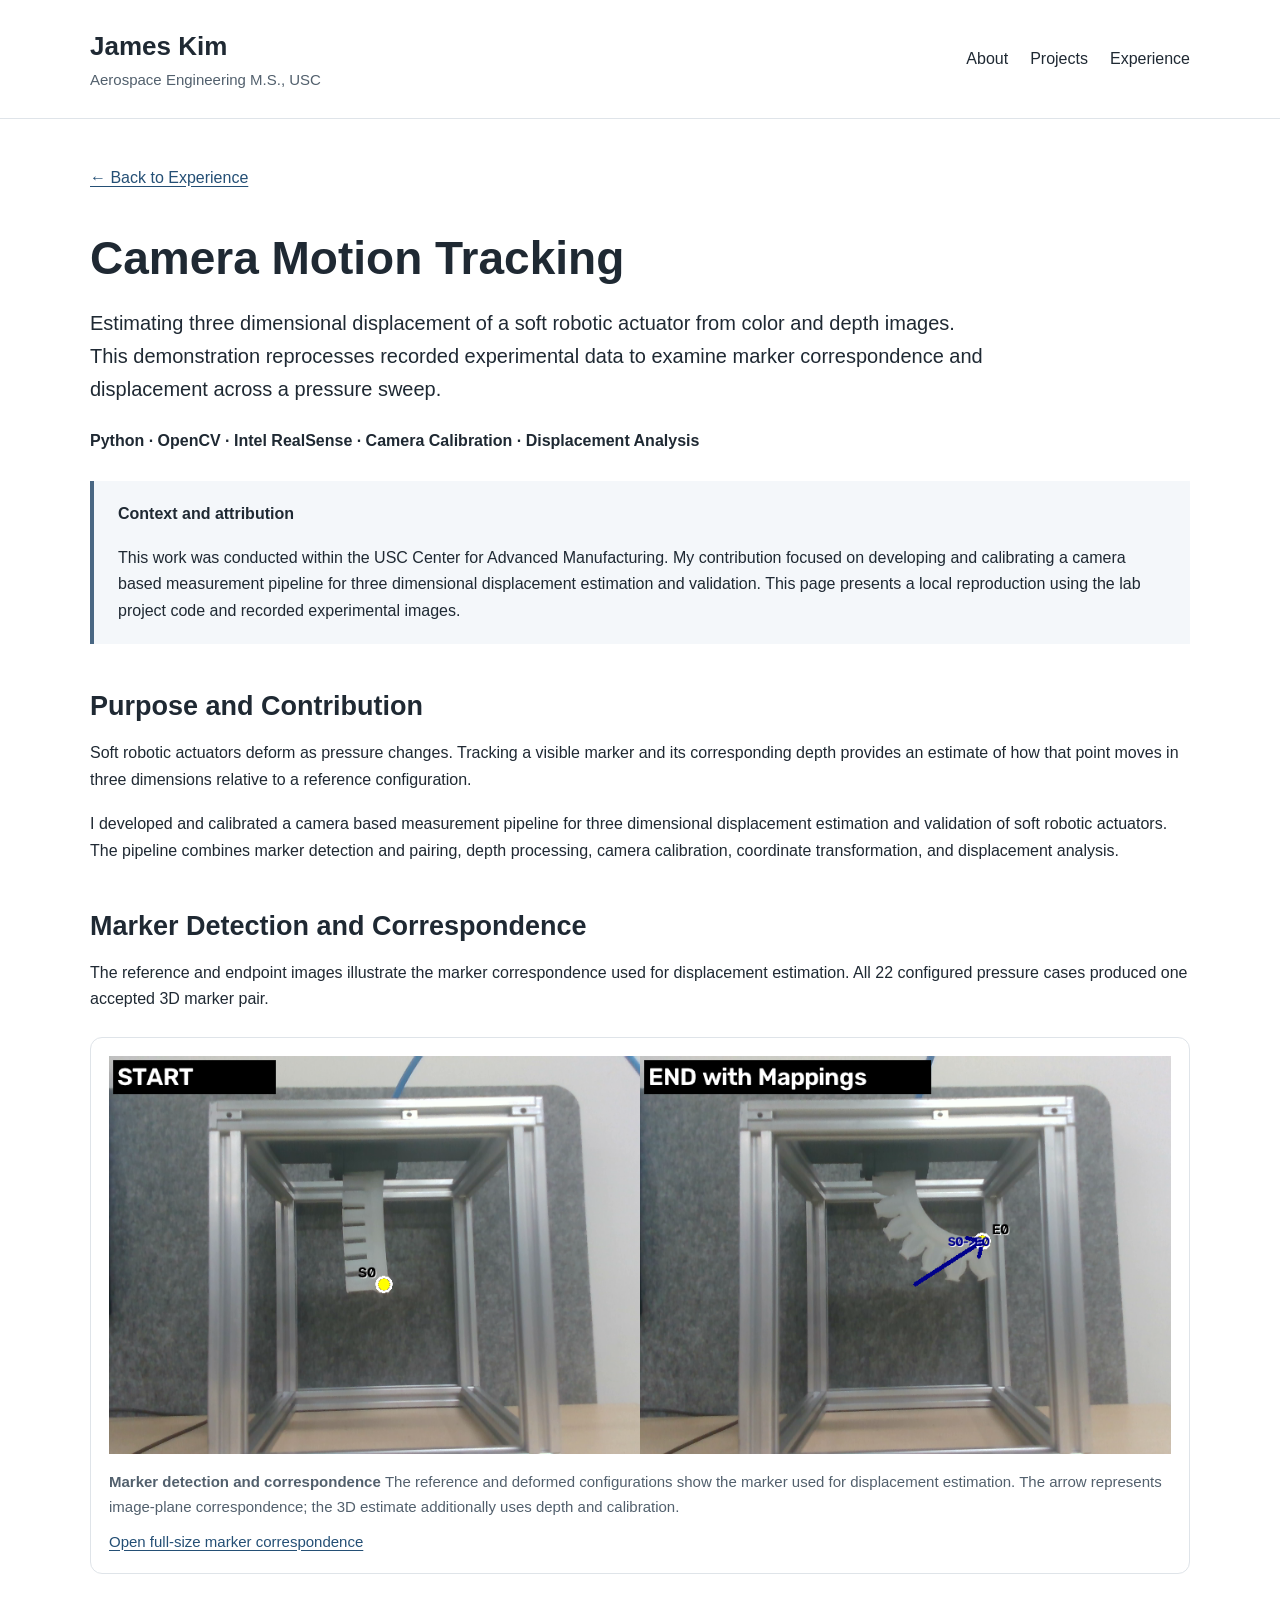
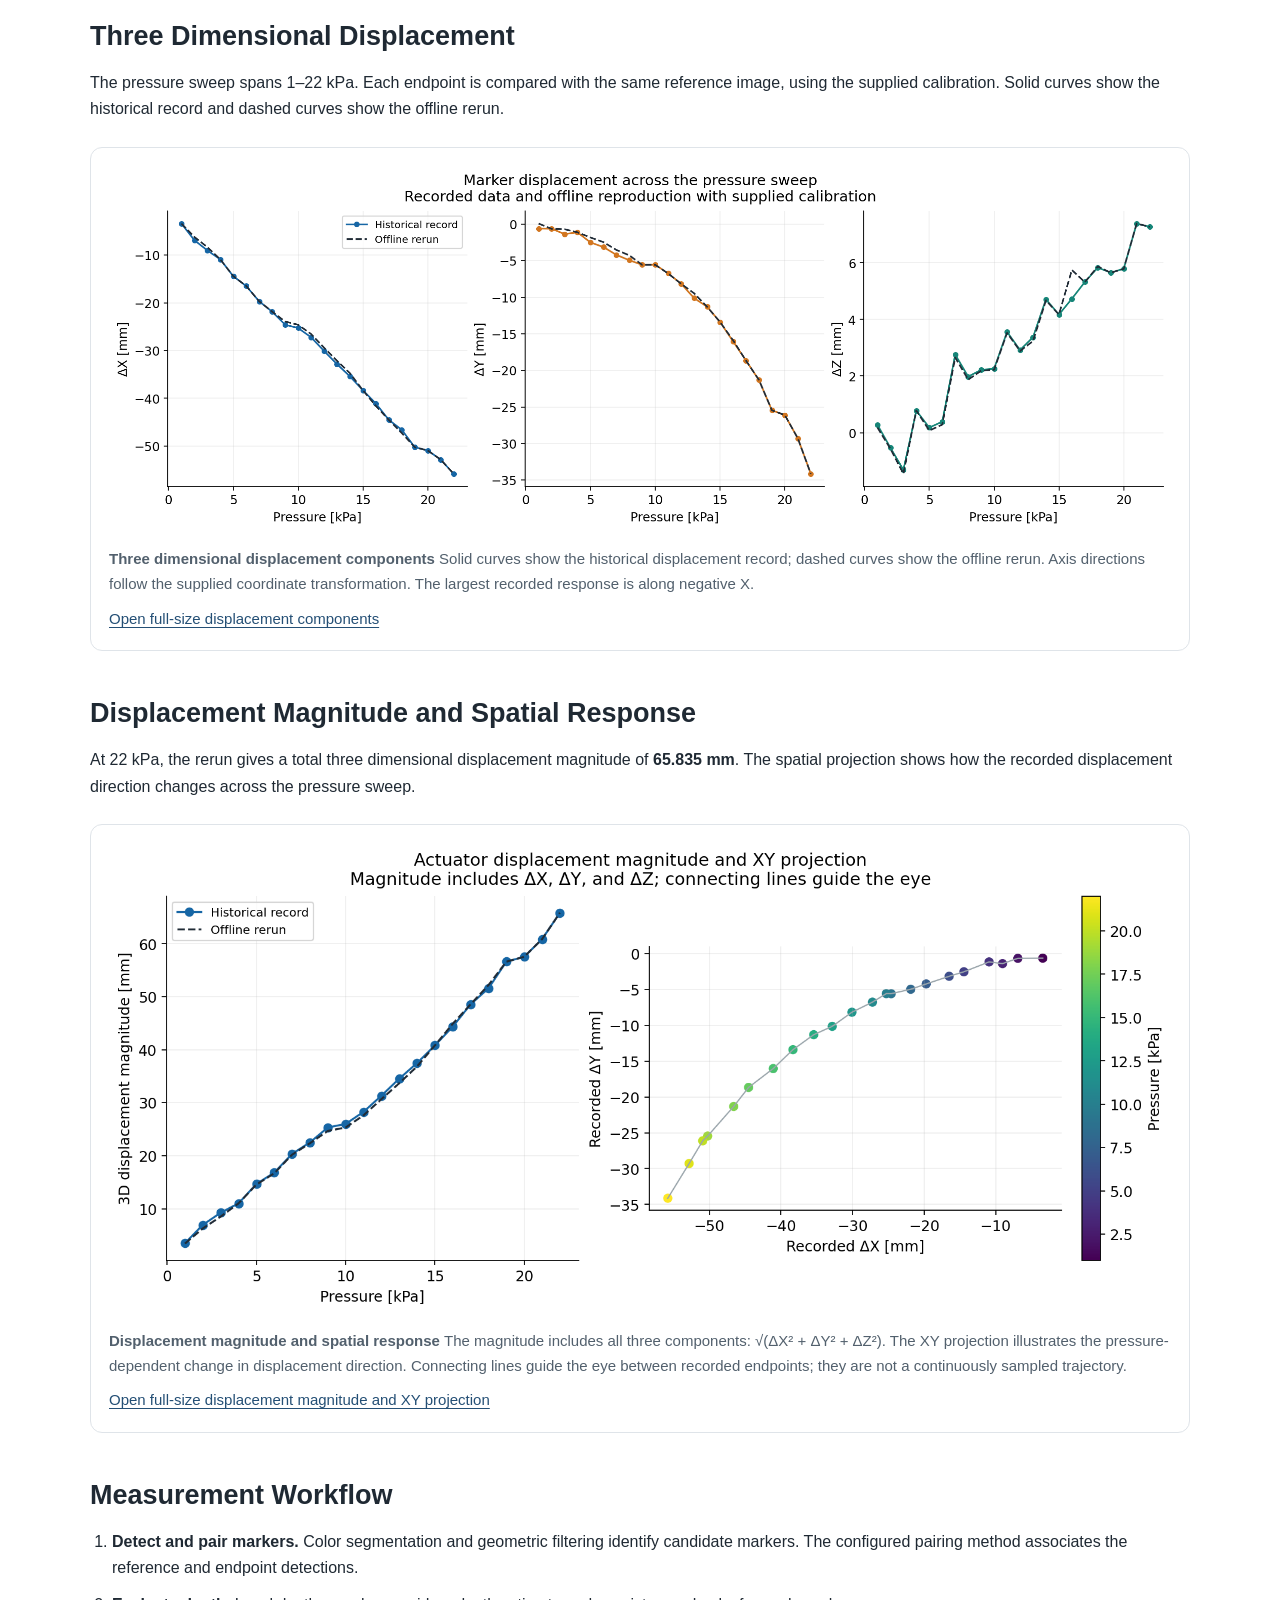
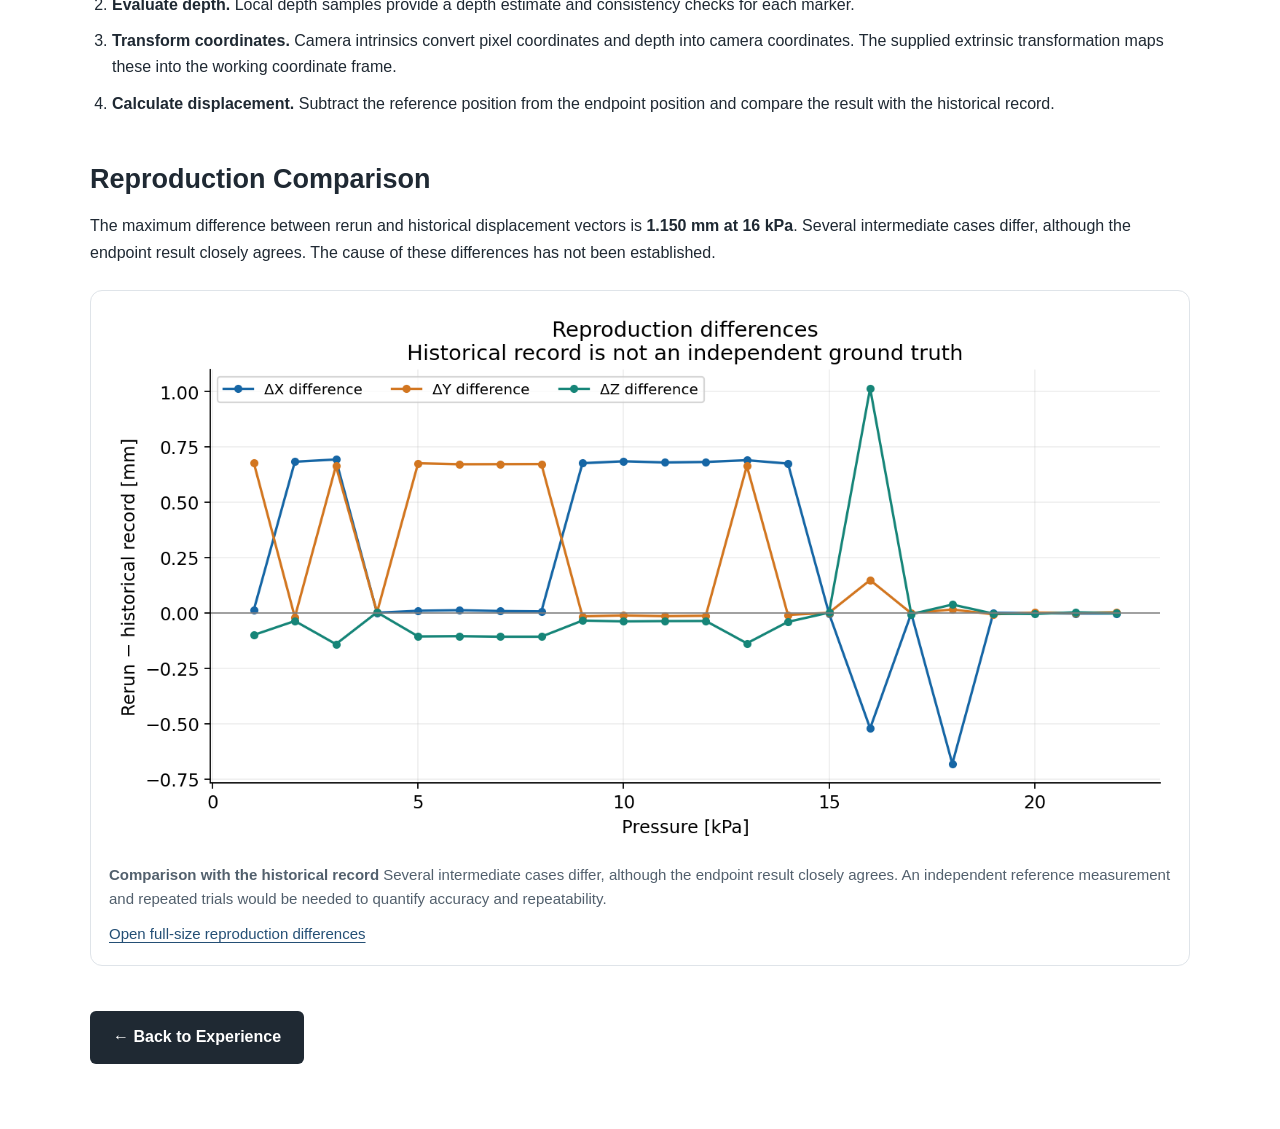
<file: projects/camera-motion-tracking.html>
<!DOCTYPE html>
<html lang="en">

<head>
  <meta charset="UTF-8">
  <meta name="viewport" content="width=device-width, initial-scale=1.0">

  <meta
    name="description"
    content="James Kim's camera motion tracking demonstration using recorded color and depth images for three dimensional displacement estimation of soft robotic actuators."
  >

  <title>Camera Motion Tracking | James Kim</title>


  <style>

    * {
      box-sizing: border-box;
    }


    body {
      margin: 0;

      font-family:
        Arial,
        Helvetica,
        sans-serif;

      color: #1f2933;
      background: #fff;

      line-height: 1.65;
    }


    a {
      color: #244f75;

      text-underline-offset: 3px;
    }


    a:focus-visible,
    summary:focus-visible {
      outline: 3px solid #2474ba;

      outline-offset: 5px;
    }


    .wrap {
      width:
        min(
          1100px,
          calc(100% - 40px)
        );

      margin: auto;
    }


    header {
      padding: 25px 0;

      border-bottom:
        1px solid #dfe4e9;
    }


    .header-inner {
      display: flex;

      justify-content:
        space-between;

      align-items: center;

      flex-wrap: wrap;

      gap: 20px;
    }


    .brand {
      color: inherit;

      text-decoration: none;

      font-size: 26px;
      font-weight: 700;
    }


    .degree {
      margin: 0;

      color: #52606d;

      font-size: 15px;
    }


    nav {
      display: flex;

      flex-wrap: wrap;

      gap: 22px;
    }


    nav a {
      color: inherit;

      text-decoration: none;
    }


    nav a:hover {
      text-decoration: underline;
    }


    main {
      padding: 46px 0 65px;
    }


    .back {
      display: inline-block;

      margin-bottom: 28px;
    }


    h1 {
      margin:
        12px 0 22px;

      font-size:
        clamp(
          30px,
          4vw,
          46px
        );

      line-height: 1.18;
    }


    h2 {
      margin:
        0 0 16px;

      font-size: 27px;

      line-height: 1.3;
    }


    p {
      margin:
        0 0 18px;
    }


    .lead {
      max-width: 900px;

      font-size: 20px;
    }


    .skills {
      margin-top: 22px;

      font-weight: 700;
    }


    section {
      margin-top: 45px;
    }


    .note {
      margin-top: 26px;

      padding:
        20px 24px;

      border-left:
        4px solid #496783;

      background: #f4f7fa;
    }


    .note p:last-child {
      margin-bottom: 0;
    }


    figure {
      margin:
        24px 0;

      padding: 18px;

      border:
        1px solid #dfe4e9;

      border-radius: 12px;
    }


    figure img {
      display: block;

      width: 100%;
      height: auto;
    }


    figcaption {
      margin-top: 16px;

      color: #52606d;

      font-size: 15px;
    }


    .image-link {
      display: inline-block;

      margin-top: 10px;

      font-size: 15px;
    }


    ul,
    ol {
      padding-left: 22px;
    }


    li {
      margin-bottom: 10px;
    }


    .button {
      display: inline-block;

      padding:
        13px 23px;

      border-radius: 6px;

      background: #1f2933;
      color: #fff;

      text-decoration: none;

      font-weight: 700;
    }


    .button:hover {
      background: #34495e;
    }


    @media (
      max-width: 650px
    ) {

      figure {
        padding: 10px;
      }


      main {
        padding-top: 28px;
      }

    }

  </style>

</head>


<body>


  <header>

    <div class="wrap header-inner">

      <div>

        <a
          class="brand"
          href="../index.html"
        >
          James Kim
        </a>

        <p class="degree">
          Aerospace Engineering M.S., USC
        </p>

      </div>


      <nav
        aria-label="Main navigation"
      >

        <a href="../index.html#about">
          About
        </a>

        <a href="../projects.html">
          Projects
        </a>

        <a href="../index.html#experience">
          Experience
        </a>

      </nav>

    </div>

  </header>


  <main class="wrap">


    <a
      class="back"
      href="../index.html#experience"
    >
      ← Back to Experience
    </a>


    <h1>
      Camera Motion Tracking
    </h1>


    <p class="lead">
      Estimating three dimensional displacement of a soft robotic actuator
      from color and depth images. This demonstration reprocesses recorded
      experimental data to examine marker correspondence and displacement
      across a pressure sweep.
    </p>


    <p class="skills">
      Python · OpenCV · Intel RealSense · Camera Calibration · Displacement Analysis
    </p>


    <div class="note">

      <p>
        <strong>
          Context and attribution
        </strong>
      </p>

      <p>
        This work was conducted within the USC Center for Advanced Manufacturing.
        My contribution focused on developing and calibrating a camera based
        measurement pipeline for three dimensional displacement estimation and
        validation. This page presents a local reproduction using the lab project
        code and recorded experimental images.
      </p>

    </div>


    <section aria-labelledby="purpose">

      <h2 id="purpose">
        Purpose and Contribution
      </h2>

      <p>
        Soft robotic actuators deform as pressure changes. Tracking a visible
        marker and its corresponding depth provides an estimate of how that
        point moves in three dimensions relative to a reference configuration.
      </p>

      <p>
        I developed and calibrated a camera based measurement pipeline for
        three dimensional displacement estimation and validation of soft
        robotic actuators. The pipeline combines marker detection and pairing,
        depth processing, camera calibration, coordinate transformation, and
        displacement analysis.
      </p>

    </section>


    <section aria-labelledby="tracking">

      <h2 id="tracking">
        Marker Detection and Correspondence
      </h2>

      <p>
        The reference and endpoint images illustrate the marker correspondence
        used for displacement estimation. All 22 configured pressure cases
        produced one accepted 3D marker pair.
      </p>


      <figure>

        <img
          src="../assets/camera-motion-tracking/marker_tracking_22kpa.png"
          width="1280"
          height="480"
          alt="Reference and 22 kPa actuator images with the detected marker and its correspondence arrow."
        >

        <figcaption>
          <strong>
            Marker detection and correspondence
          </strong>
          The reference and deformed configurations show the marker used for
          displacement estimation. The arrow represents image-plane
          correspondence; the 3D estimate additionally uses depth and calibration.
        </figcaption>

        <a
          class="image-link"
          href="../assets/camera-motion-tracking/marker_tracking_22kpa.png"
        >
          Open full-size marker correspondence
        </a>

      </figure>

    </section>


    <section aria-labelledby="components">

      <h2 id="components">
        Three Dimensional Displacement
      </h2>

      <p>
        The pressure sweep spans 1–22 kPa. Each endpoint is compared with
        the same reference image, using the supplied calibration. Solid
        curves show the historical record and dashed curves show the
        offline rerun.
      </p>


      <figure>

        <img
          src="../assets/camera-motion-tracking/displacement_components.png"
          loading="lazy"
          alt="Signed X, Y and Z displacements versus pressure, comparing the historical record and offline rerun."
        >

        <figcaption>
          <strong>
            Three dimensional displacement components
          </strong>
          Solid curves show the historical displacement record; dashed curves
          show the offline rerun. Axis directions follow the supplied coordinate
          transformation. The largest recorded response is along negative X.
        </figcaption>

        <a
          class="image-link"
          href="../assets/camera-motion-tracking/displacement_components.png"
        >
          Open full-size displacement components
        </a>

      </figure>

    </section>


    <section aria-labelledby="magnitude">

      <h2 id="magnitude">
        Displacement Magnitude and Spatial Response
      </h2>

      <p>
        At 22 kPa, the rerun gives a total three dimensional displacement
        magnitude of <strong>65.835 mm</strong>. The spatial projection shows
        how the recorded displacement direction changes across the pressure
        sweep.
      </p>


      <figure>

        <img
          src="../assets/camera-motion-tracking/displacement_magnitude_path.png"
          loading="lazy"
          alt="3D displacement magnitude versus pressure and an XY displacement projection colored by pressure."
        >

        <figcaption>
          <strong>
            Displacement magnitude and spatial response
          </strong>
          The magnitude includes all three components:
          √(ΔX² + ΔY² + ΔZ²). The XY projection illustrates the
          pressure-dependent change in displacement direction. Connecting
          lines guide the eye between recorded endpoints; they are not a
          continuously sampled trajectory.
        </figcaption>

        <a
          class="image-link"
          href="../assets/camera-motion-tracking/displacement_magnitude_path.png"
        >
          Open full-size displacement magnitude and XY projection
        </a>

      </figure>

    </section>


    <section aria-labelledby="method">

      <h2 id="method">
        Measurement Workflow
      </h2>


      <ol>

        <li>
          <strong>
            Detect and pair markers.
          </strong>
          Color segmentation and geometric filtering identify candidate
          markers. The configured pairing method associates the reference
          and endpoint detections.
        </li>

        <li>
          <strong>
            Evaluate depth.
          </strong>
          Local depth samples provide a depth estimate and consistency
          checks for each marker.
        </li>

        <li>
          <strong>
            Transform coordinates.
          </strong>
          Camera intrinsics convert pixel coordinates and depth into camera
          coordinates. The supplied extrinsic transformation maps these into
          the working coordinate frame.
        </li>

        <li>
          <strong>
            Calculate displacement.
          </strong>
          Subtract the reference position from the endpoint position and
          compare the result with the historical record.
        </li>

      </ol>

    </section>


    <section aria-labelledby="comparison">

      <h2 id="comparison">
        Reproduction Comparison
      </h2>

      <p>
        The maximum difference between rerun and historical displacement
        vectors is <strong>1.150 mm at 16 kPa</strong>. Several intermediate
        cases differ, although the endpoint result closely agrees. The cause
        of these differences has not been established.
      </p>


      <figure>

        <img
          src="../assets/camera-motion-tracking/reproduction_difference.png"
          loading="lazy"
          alt="Component differences between the rerun and historical record, with the largest vector difference at 16 kPa."
        >

        <figcaption>
          <strong>
            Comparison with the historical record
          </strong>
          Several intermediate cases differ, although the endpoint result
          closely agrees. An independent reference measurement and repeated
          trials would be needed to quantify accuracy and repeatability.
        </figcaption>

        <a
          class="image-link"
          href="../assets/camera-motion-tracking/reproduction_difference.png"
        >
          Open full-size reproduction differences
        </a>

      </figure>

    </section>


    <section aria-label="Return navigation">

      <a
        class="button"
        href="../index.html#experience"
      >
        ← Back to Experience
      </a>

    </section>


  </main>


</body>

</html>
</file>
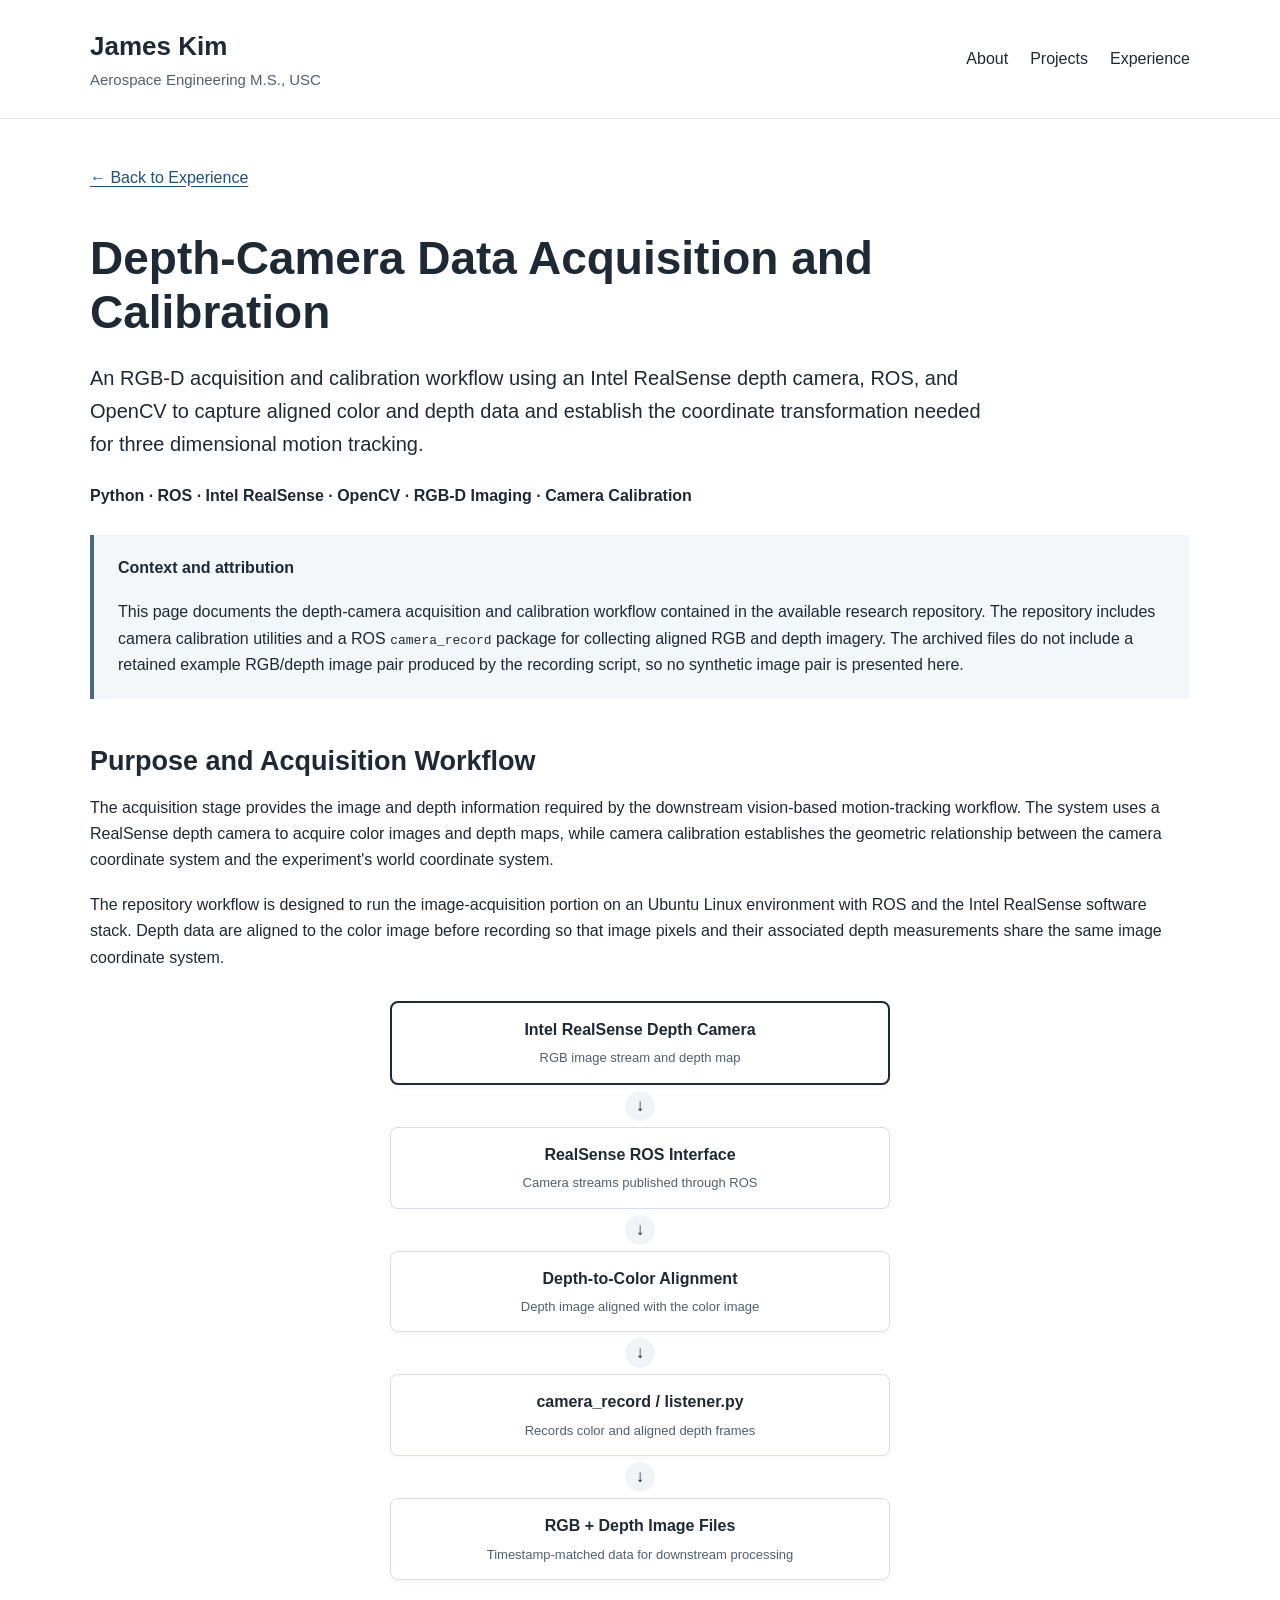
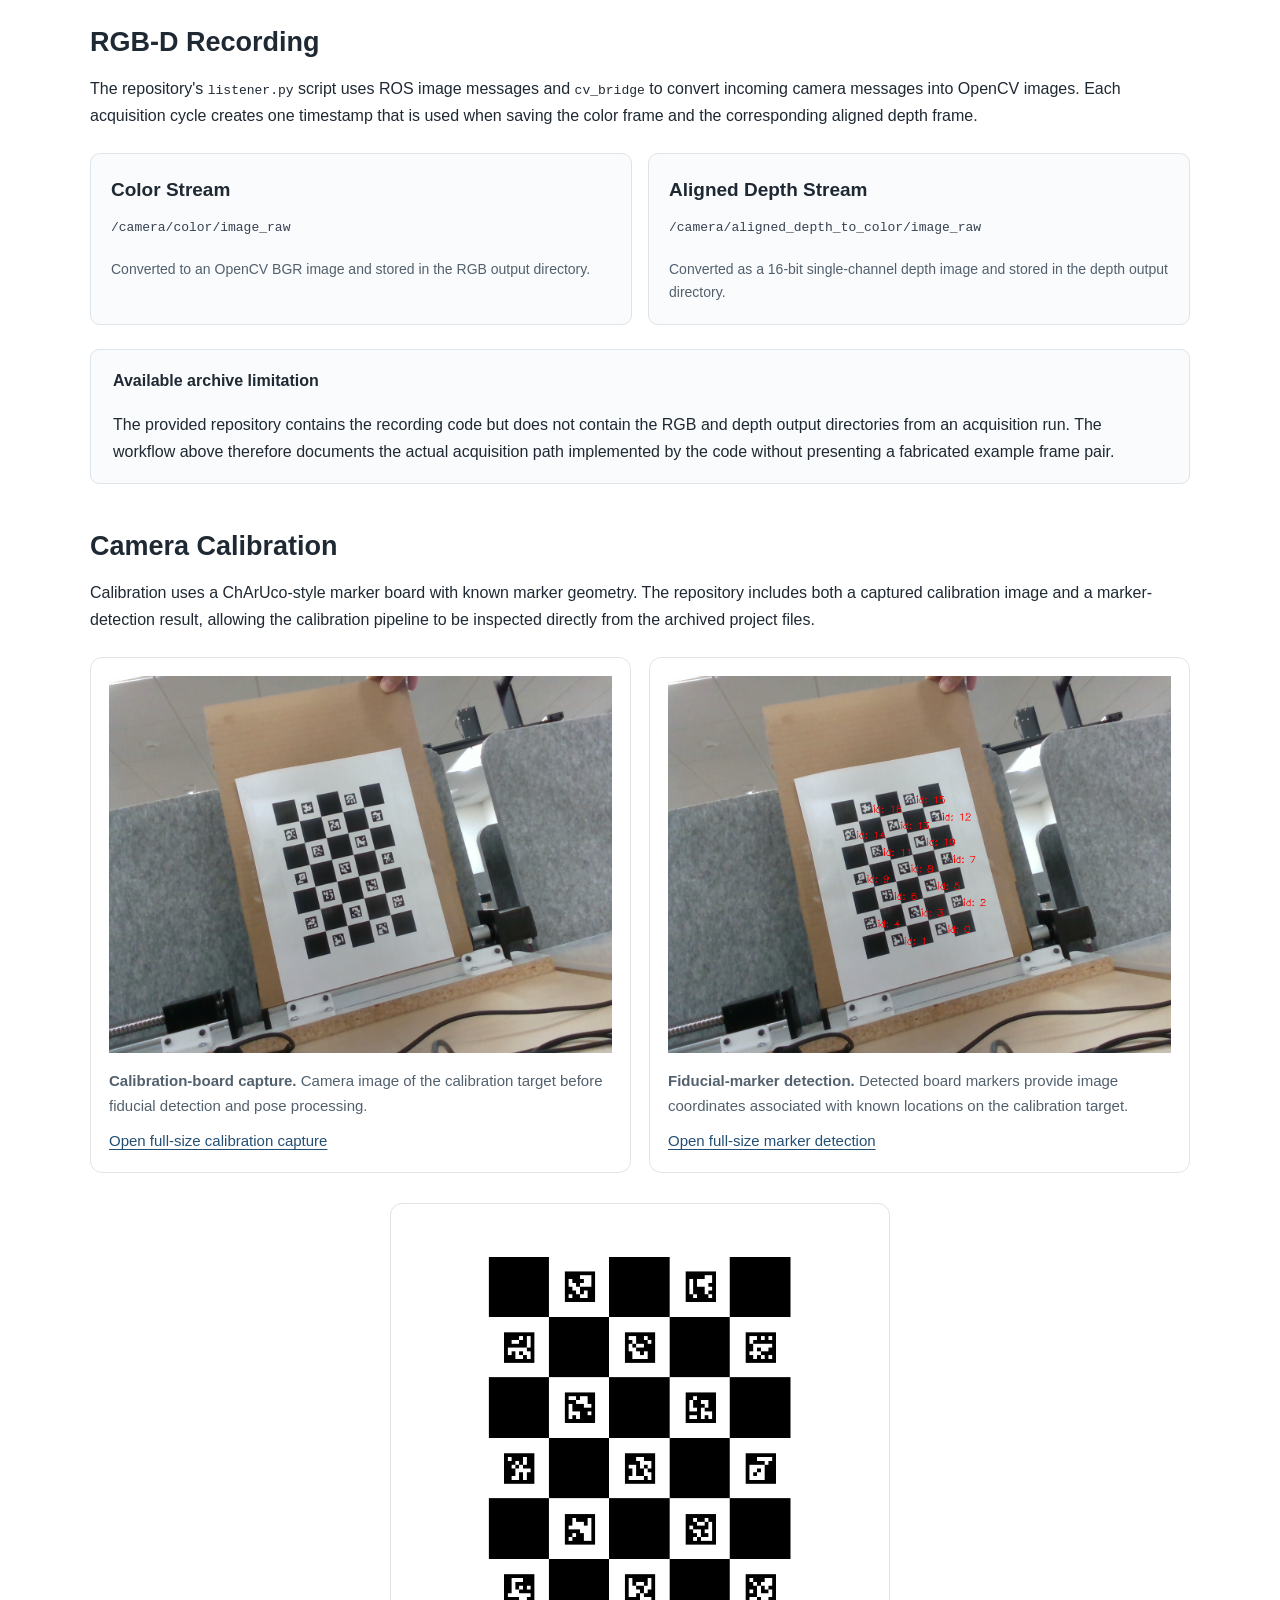
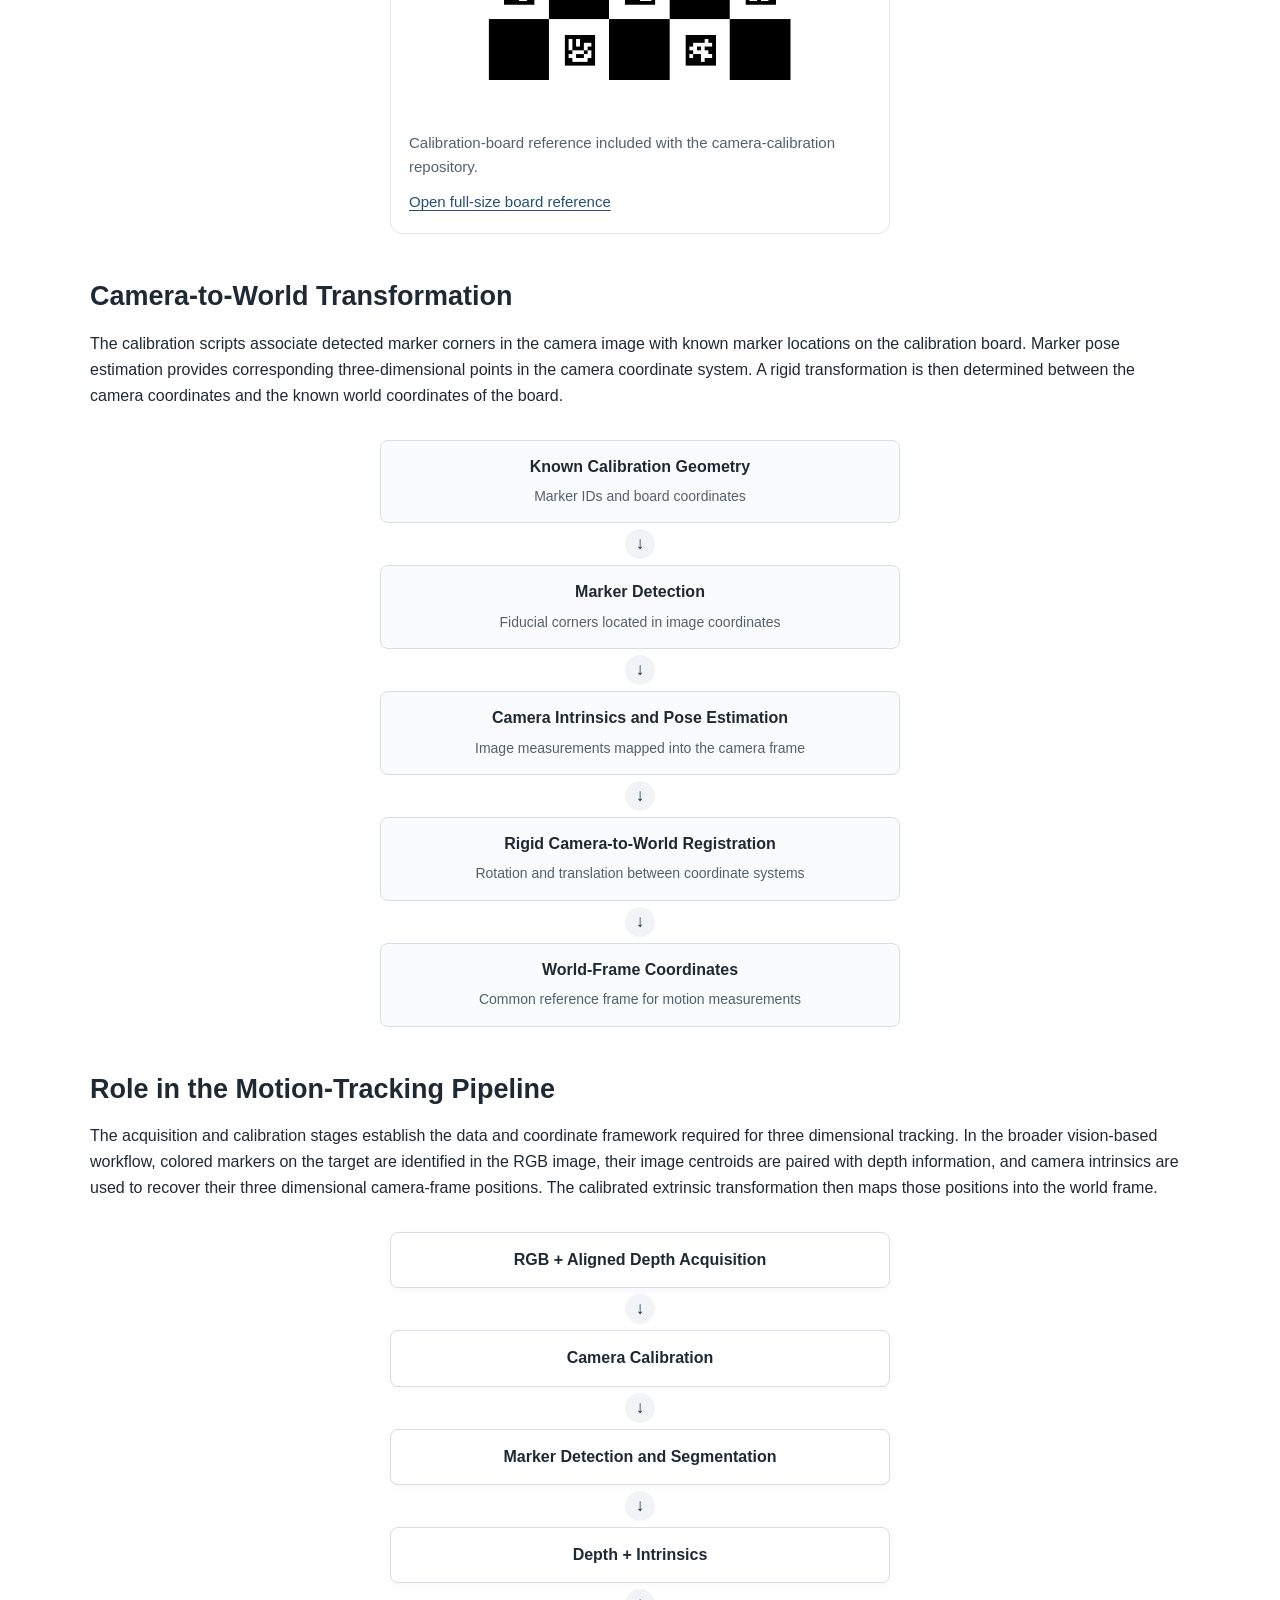
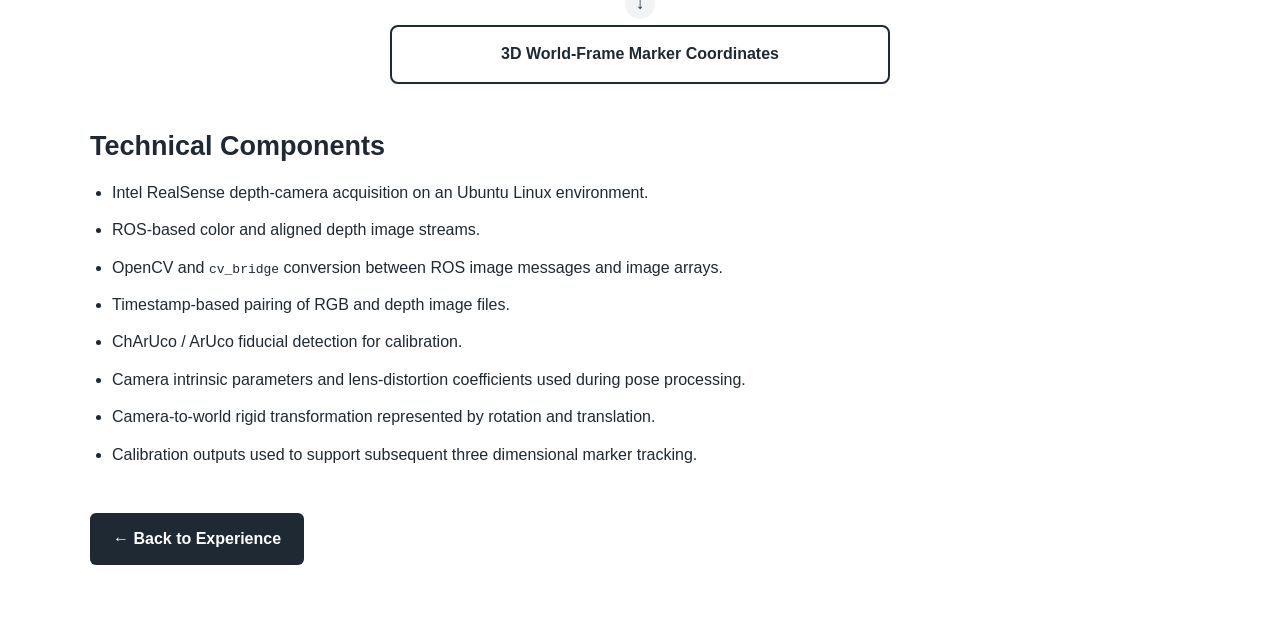
<file: projects/depth-camera-data-acquisition.html>
<!DOCTYPE html>
<html lang="en">

<head>

  <meta charset="UTF-8">

  <meta
    name="viewport"
    content="width=device-width, initial-scale=1.0"
  >

  <meta
    name="description"
    content="Depth-camera data acquisition and calibration workflow using Intel RealSense, ROS, aligned RGB-D imagery, and camera-to-world coordinate transformation."
  >

  <title>
    Depth-Camera Data Acquisition and Calibration | James Kim
  </title>


  <style>

    * {
      box-sizing: border-box;
    }


    body {
      margin: 0;

      font-family:
        Arial,
        Helvetica,
        sans-serif;

      color: #1f2933;
      background: #ffffff;

      line-height: 1.65;
    }


    a {
      color: #244f75;

      text-underline-offset: 3px;
    }


    a:focus-visible,
    summary:focus-visible {
      outline: 3px solid #2474ba;

      outline-offset: 5px;
    }


    .wrap {
      width: min(
        1100px,
        calc(100% - 40px)
      );

      margin: auto;
    }


    header {
      border-bottom:
        1px solid #dfe4e9;

      padding: 25px 0;
    }


    .header-inner {
      display: flex;

      justify-content:
        space-between;

      align-items: center;

      flex-wrap: wrap;

      gap: 20px;
    }


    .brand {
      color: inherit;

      text-decoration: none;

      font-size: 26px;
      font-weight: 700;
    }


    .degree {
      margin: 0;

      color: #52606d;

      font-size: 15px;
    }


    nav {
      display: flex;

      flex-wrap: wrap;

      gap: 22px;
    }


    nav a {
      color: inherit;

      text-decoration: none;
    }


    nav a:hover {
      text-decoration: underline;
    }


    main {
      padding: 46px 0 65px;
    }


    .back {
      display: inline-block;

      margin-bottom: 28px;
    }


    h1 {
      max-width: 900px;

      margin:
        12px 0 22px;

      font-size:
        clamp(
          30px,
          4vw,
          46px
        );

      line-height: 1.18;
    }


    h2 {
      margin:
        0 0 16px;

      font-size: 27px;

      line-height: 1.3;
    }


    h3 {
      margin:
        0 0 10px;

      font-size: 19px;
    }


    p {
      margin:
        0 0 18px;
    }


    .lead {
      max-width: 900px;

      font-size: 20px;
    }


    .skills {
      margin-top: 22px;

      font-weight: 700;
    }


    section {
      margin-top: 45px;
    }


    .note {
      margin-top: 26px;

      padding:
        20px 24px;

      border-left:
        4px solid #496783;

      background: #f4f7fa;
    }


    .note p:last-child {
      margin-bottom: 0;
    }


    .workflow {
      width: 100%;
      max-width: 620px;

      margin:
        30px auto 0;

      display: flex;

      flex-direction: column;

      align-items: center;
    }


    .workflow-node {
      width: 100%;
      max-width: 500px;

      padding:
        14px 18px;

      border:
        1px solid #d8dee6;

      border-radius: 8px;

      background: #ffffff;

      text-align: center;

      font-weight: 600;

      box-shadow:
        0 2px 7px
        rgba(0, 0, 0, 0.035);
    }


    .workflow-node-primary {
      border:
        2px solid #1f2933;
    }


    .workflow-node span {
      display: block;

      margin-top: 4px;

      color: #52606d;

      font-size: 13px;
      font-weight: 400;
    }


    .workflow-arrow {
      display: flex;

      align-items: center;
      justify-content: center;

      width: 30px;
      height: 30px;

      margin:
        6px auto;

      border-radius: 50%;

      background: #f1f4f7;

      font-size: 17px;
    }


    .stream-grid {
      display: grid;

      grid-template-columns:
        repeat(
          2,
          minmax(0, 1fr)
        );

      gap: 16px;

      margin-top: 24px;
    }


    .stream-card {
      padding: 20px;

      border:
        1px solid #dfe4e9;

      border-radius: 10px;

      background: #fafbfc;
    }


    .stream-card h3 {
      margin-bottom: 8px;
    }


    .stream-card code {
      overflow-wrap: anywhere;

      color: #374151;

      font-family:
        SFMono-Regular,
        Consolas,
        "Liberation Mono",
        monospace;

      font-size: 13px;
    }


    .stream-card p:last-child {
      margin-bottom: 0;

      color: #52606d;

      font-size: 14px;
    }


    figure {
      margin:
        24px 0;

      padding: 18px;

      border:
        1px solid #dfe4e9;

      border-radius: 12px;

      background: #ffffff;
    }


    figure img {
      display: block;

      width: 100%;
      height: auto;

      margin: 0 auto;

      object-fit: contain;
    }


    figcaption {
      margin-top: 16px;

      color: #52606d;

      font-size: 15px;
    }


    .image-link {
      display: inline-block;

      margin-top: 10px;

      font-size: 15px;
    }


    .calibration-grid {
      display: grid;

      grid-template-columns:
        repeat(
          2,
          minmax(0, 1fr)
        );

      gap: 18px;

      margin-top: 24px;
    }


    .calibration-grid figure {
      margin: 0;
    }


    .calibration-grid img {
      max-height: 520px;
    }


    .board-reference {
      max-width: 500px;

      margin:
        30px auto 0;
    }


    .board-reference img {
      max-width: 380px;
    }


    .transform-flow {
      width: 100%;
      max-width: 650px;

      margin:
        30px auto 0;

      display: flex;

      flex-direction: column;

      align-items: center;
    }


    .transform-node {
      width: 100%;
      max-width: 520px;

      padding:
        13px 18px;

      border:
        1px solid #d8dee6;

      border-radius: 8px;

      background: #fafbfc;

      text-align: center;
    }


    .transform-node strong {
      display: block;

      margin-bottom: 3px;
    }


    .transform-node span {
      color: #52606d;

      font-size: 14px;
    }


    .technical-list {
      max-width: 850px;

      padding-left: 22px;
    }


    .technical-list li {
      margin-bottom: 11px;
    }


    .archive-note {
      margin-top: 24px;

      padding:
        18px 22px;

      border:
        1px solid #dfe4e9;

      border-radius: 9px;

      background: #fafbfc;
    }


    .archive-note p:last-child {
      margin-bottom: 0;
    }


    .button {
      display: inline-block;

      padding:
        13px 23px;

      border-radius: 6px;

      background: #1f2933;
      color: #ffffff;

      text-decoration: none;

      font-weight: 700;
    }


    .button:hover {
      background: #34495e;
    }


    @media (
      max-width: 700px
    ) {

      main {
        padding-top: 28px;
      }


      figure {
        padding: 10px;
      }


      .calibration-grid,
      .stream-grid {
        grid-template-columns:
          1fr;
      }


      .workflow-node,
      .transform-node {
        max-width: 100%;
      }

    }

  </style>

</head>


<body>


  <header>

    <div class="wrap header-inner">

      <div>

        <a
          class="brand"
          href="../index.html"
        >
          James Kim
        </a>

        <p class="degree">
          Aerospace Engineering M.S., USC
        </p>

      </div>


      <nav
        aria-label="Main navigation"
      >

        <a
          href="../index.html#about"
        >
          About
        </a>

        <a
          href="../projects.html"
        >
          Projects
        </a>

        <a
          href="../index.html#experience"
        >
          Experience
        </a>

      </nav>

    </div>

  </header>


  <main class="wrap">


    <a
      class="back"
      href="../index.html#experience"
    >
      ← Back to Experience
    </a>


    <h1>
      Depth-Camera Data Acquisition and Calibration
    </h1>


    <p class="lead">
      An RGB-D acquisition and calibration workflow using an Intel
      RealSense depth camera, ROS, and OpenCV to capture aligned color
      and depth data and establish the coordinate transformation needed
      for three dimensional motion tracking.
    </p>


    <p class="skills">
      Python · ROS · Intel RealSense · OpenCV · RGB-D Imaging · Camera Calibration
    </p>


    <div class="note">

      <p>
        <strong>
          Context and attribution
        </strong>
      </p>

      <p>
        This page documents the depth-camera acquisition and calibration
        workflow contained in the available research repository. The
        repository includes camera calibration utilities and a ROS
        <code>camera_record</code> package for collecting aligned RGB
        and depth imagery. The archived files do not include a retained
        example RGB/depth image pair produced by the recording script,
        so no synthetic image pair is presented here.
      </p>

    </div>


    <section
      aria-labelledby="purpose"
    >

      <h2 id="purpose">
        Purpose and Acquisition Workflow
      </h2>


      <p>
        The acquisition stage provides the image and depth information
        required by the downstream vision-based motion-tracking
        workflow. The system uses a RealSense depth camera to acquire
        color images and depth maps, while camera calibration establishes
        the geometric relationship between the camera coordinate system
        and the experiment's world coordinate system.
      </p>


      <p>
        The repository workflow is designed to run the image-acquisition
        portion on an Ubuntu Linux environment with ROS and the Intel
        RealSense software stack. Depth data are aligned to the color
        image before recording so that image pixels and their associated
        depth measurements share the same image coordinate system.
      </p>


      <div class="workflow">

        <div class="workflow-node workflow-node-primary">

          Intel RealSense Depth Camera

          <span>
            RGB image stream and depth map
          </span>

        </div>


        <div class="workflow-arrow">
          ↓
        </div>


        <div class="workflow-node">

          RealSense ROS Interface

          <span>
            Camera streams published through ROS
          </span>

        </div>


        <div class="workflow-arrow">
          ↓
        </div>


        <div class="workflow-node">

          Depth-to-Color Alignment

          <span>
            Depth image aligned with the color image
          </span>

        </div>


        <div class="workflow-arrow">
          ↓
        </div>


        <div class="workflow-node">

          camera_record / listener.py

          <span>
            Records color and aligned depth frames
          </span>

        </div>


        <div class="workflow-arrow">
          ↓
        </div>


        <div class="workflow-node">

          RGB + Depth Image Files

          <span>
            Timestamp-matched data for downstream processing
          </span>

        </div>

      </div>

    </section>


    <section
      aria-labelledby="recording"
    >

      <h2 id="recording">
        RGB-D Recording
      </h2>


      <p>
        The repository's <code>listener.py</code> script uses ROS image
        messages and <code>cv_bridge</code> to convert incoming camera
        messages into OpenCV images. Each acquisition cycle creates one
        timestamp that is used when saving the color frame and the
        corresponding aligned depth frame.
      </p>


      <div class="stream-grid">


        <div class="stream-card">

          <h3>
            Color Stream
          </h3>

          <p>
            <code>
              /camera/color/image_raw
            </code>
          </p>

          <p>
            Converted to an OpenCV BGR image and stored in the RGB
            output directory.
          </p>

        </div>


        <div class="stream-card">

          <h3>
            Aligned Depth Stream
          </h3>

          <p>
            <code>
              /camera/aligned_depth_to_color/image_raw
            </code>
          </p>

          <p>
            Converted as a 16-bit single-channel depth image and stored
            in the depth output directory.
          </p>

        </div>


      </div>


      <div class="archive-note">

        <p>
          <strong>
            Available archive limitation
          </strong>
        </p>

        <p>
          The provided repository contains the recording code but does
          not contain the RGB and depth output directories from an
          acquisition run. The workflow above therefore documents the
          actual acquisition path implemented by the code without
          presenting a fabricated example frame pair.
        </p>

      </div>

    </section>


    <section
      aria-labelledby="calibration"
    >

      <h2 id="calibration">
        Camera Calibration
      </h2>


      <p>
        Calibration uses a ChArUco-style marker board with known marker
        geometry. The repository includes both a captured calibration
        image and a marker-detection result, allowing the calibration
        pipeline to be inspected directly from the archived project
        files.
      </p>


      <div class="calibration-grid">


        <figure>

          <img
            src="../assets/depth-camera/calibration-board-capture.png"
            alt="Calibration board photographed by the depth camera before marker detection."
          >

          <figcaption>
            <strong>
              Calibration-board capture.
            </strong>
            Camera image of the calibration target before fiducial
            detection and pose processing.
          </figcaption>

          <a
            class="image-link"
            href="../assets/depth-camera/calibration-board-capture.png"
          >
            Open full-size calibration capture
          </a>

        </figure>


        <figure>

          <img
            src="../assets/depth-camera/marker-detection.png"
            alt="Calibration board image with detected fiducial marker identifiers overlaid."
          >

          <figcaption>
            <strong>
              Fiducial-marker detection.
            </strong>
            Detected board markers provide image coordinates associated
            with known locations on the calibration target.
          </figcaption>

          <a
            class="image-link"
            href="../assets/depth-camera/marker-detection.png"
          >
            Open full-size marker detection
          </a>

        </figure>


      </div>


      <figure class="board-reference">

        <img
          src="../assets/depth-camera/charuco-board.png"
          alt="ChArUco calibration board used by the camera-calibration workflow."
          loading="lazy"
        >

        <figcaption>
          Calibration-board reference included with the camera-calibration
          repository.
        </figcaption>

        <a
          class="image-link"
          href="../assets/depth-camera/charuco-board.png"
        >
          Open full-size board reference
        </a>

      </figure>

    </section>


    <section
      aria-labelledby="transformation"
    >

      <h2 id="transformation">
        Camera-to-World Transformation
      </h2>


      <p>
        The calibration scripts associate detected marker corners in the
        camera image with known marker locations on the calibration
        board. Marker pose estimation provides corresponding
        three-dimensional points in the camera coordinate system.
        A rigid transformation is then determined between the camera
        coordinates and the known world coordinates of the board.
      </p>


      <div class="transform-flow">


        <div class="transform-node">

          <strong>
            Known Calibration Geometry
          </strong>

          <span>
            Marker IDs and board coordinates
          </span>

        </div>


        <div class="workflow-arrow">
          ↓
        </div>


        <div class="transform-node">

          <strong>
            Marker Detection
          </strong>

          <span>
            Fiducial corners located in image coordinates
          </span>

        </div>


        <div class="workflow-arrow">
          ↓
        </div>


        <div class="transform-node">

          <strong>
            Camera Intrinsics and Pose Estimation
          </strong>

          <span>
            Image measurements mapped into the camera frame
          </span>

        </div>


        <div class="workflow-arrow">
          ↓
        </div>


        <div class="transform-node">

          <strong>
            Rigid Camera-to-World Registration
          </strong>

          <span>
            Rotation and translation between coordinate systems
          </span>

        </div>


        <div class="workflow-arrow">
          ↓
        </div>


        <div class="transform-node">

          <strong>
            World-Frame Coordinates
          </strong>

          <span>
            Common reference frame for motion measurements
          </span>

        </div>


      </div>

    </section>


    <section
      aria-labelledby="motion-tracking"
    >

      <h2 id="motion-tracking">
        Role in the Motion-Tracking Pipeline
      </h2>


      <p>
        The acquisition and calibration stages establish the data and
        coordinate framework required for three dimensional tracking.
        In the broader vision-based workflow, colored markers on the
        target are identified in the RGB image, their image centroids
        are paired with depth information, and camera intrinsics are
        used to recover their three dimensional camera-frame positions.
        The calibrated extrinsic transformation then maps those
        positions into the world frame.
      </p>


      <div class="workflow">


        <div class="workflow-node">

          RGB + Aligned Depth Acquisition

        </div>


        <div class="workflow-arrow">
          ↓
        </div>


        <div class="workflow-node">

          Camera Calibration

        </div>


        <div class="workflow-arrow">
          ↓
        </div>


        <div class="workflow-node">

          Marker Detection and Segmentation

        </div>


        <div class="workflow-arrow">
          ↓
        </div>


        <div class="workflow-node">

          Depth + Intrinsics

        </div>


        <div class="workflow-arrow">
          ↓
        </div>


        <div class="workflow-node workflow-node-primary">

          3D World-Frame Marker Coordinates

        </div>


      </div>

    </section>


    <section
      aria-labelledby="components"
    >

      <h2 id="components">
        Technical Components
      </h2>


      <ul class="technical-list">

        <li>
          Intel RealSense depth-camera acquisition on an Ubuntu
          Linux environment.
        </li>

        <li>
          ROS-based color and aligned depth image streams.
        </li>

        <li>
          OpenCV and <code>cv_bridge</code> conversion between ROS
          image messages and image arrays.
        </li>

        <li>
          Timestamp-based pairing of RGB and depth image files.
        </li>

        <li>
          ChArUco / ArUco fiducial detection for calibration.
        </li>

        <li>
          Camera intrinsic parameters and lens-distortion
          coefficients used during pose processing.
        </li>

        <li>
          Camera-to-world rigid transformation represented by
          rotation and translation.
        </li>

        <li>
          Calibration outputs used to support subsequent
          three dimensional marker tracking.
        </li>

      </ul>

    </section>


    <section
      aria-label="Return navigation"
    >

      <a
        class="button"
        href="../index.html#experience"
      >
        ← Back to Experience
      </a>

    </section>


  </main>


</body>

</html>
</file>
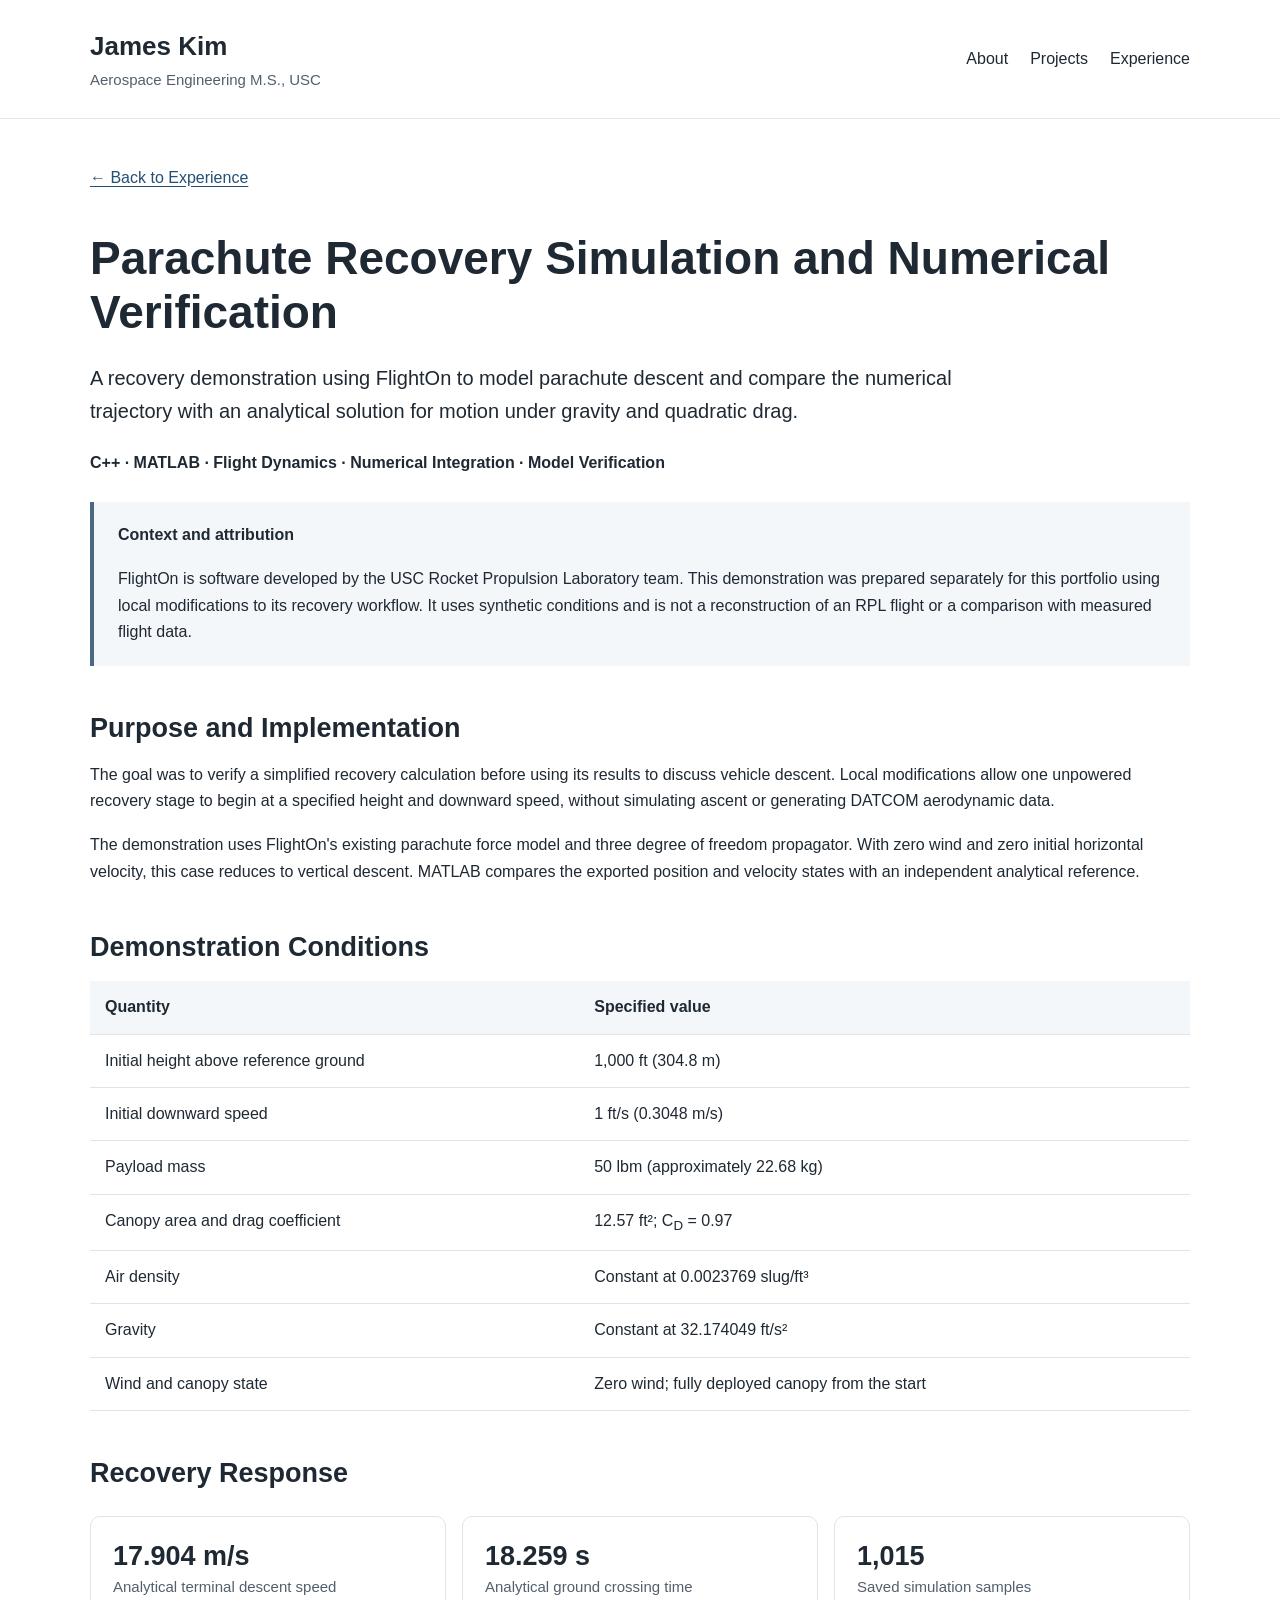
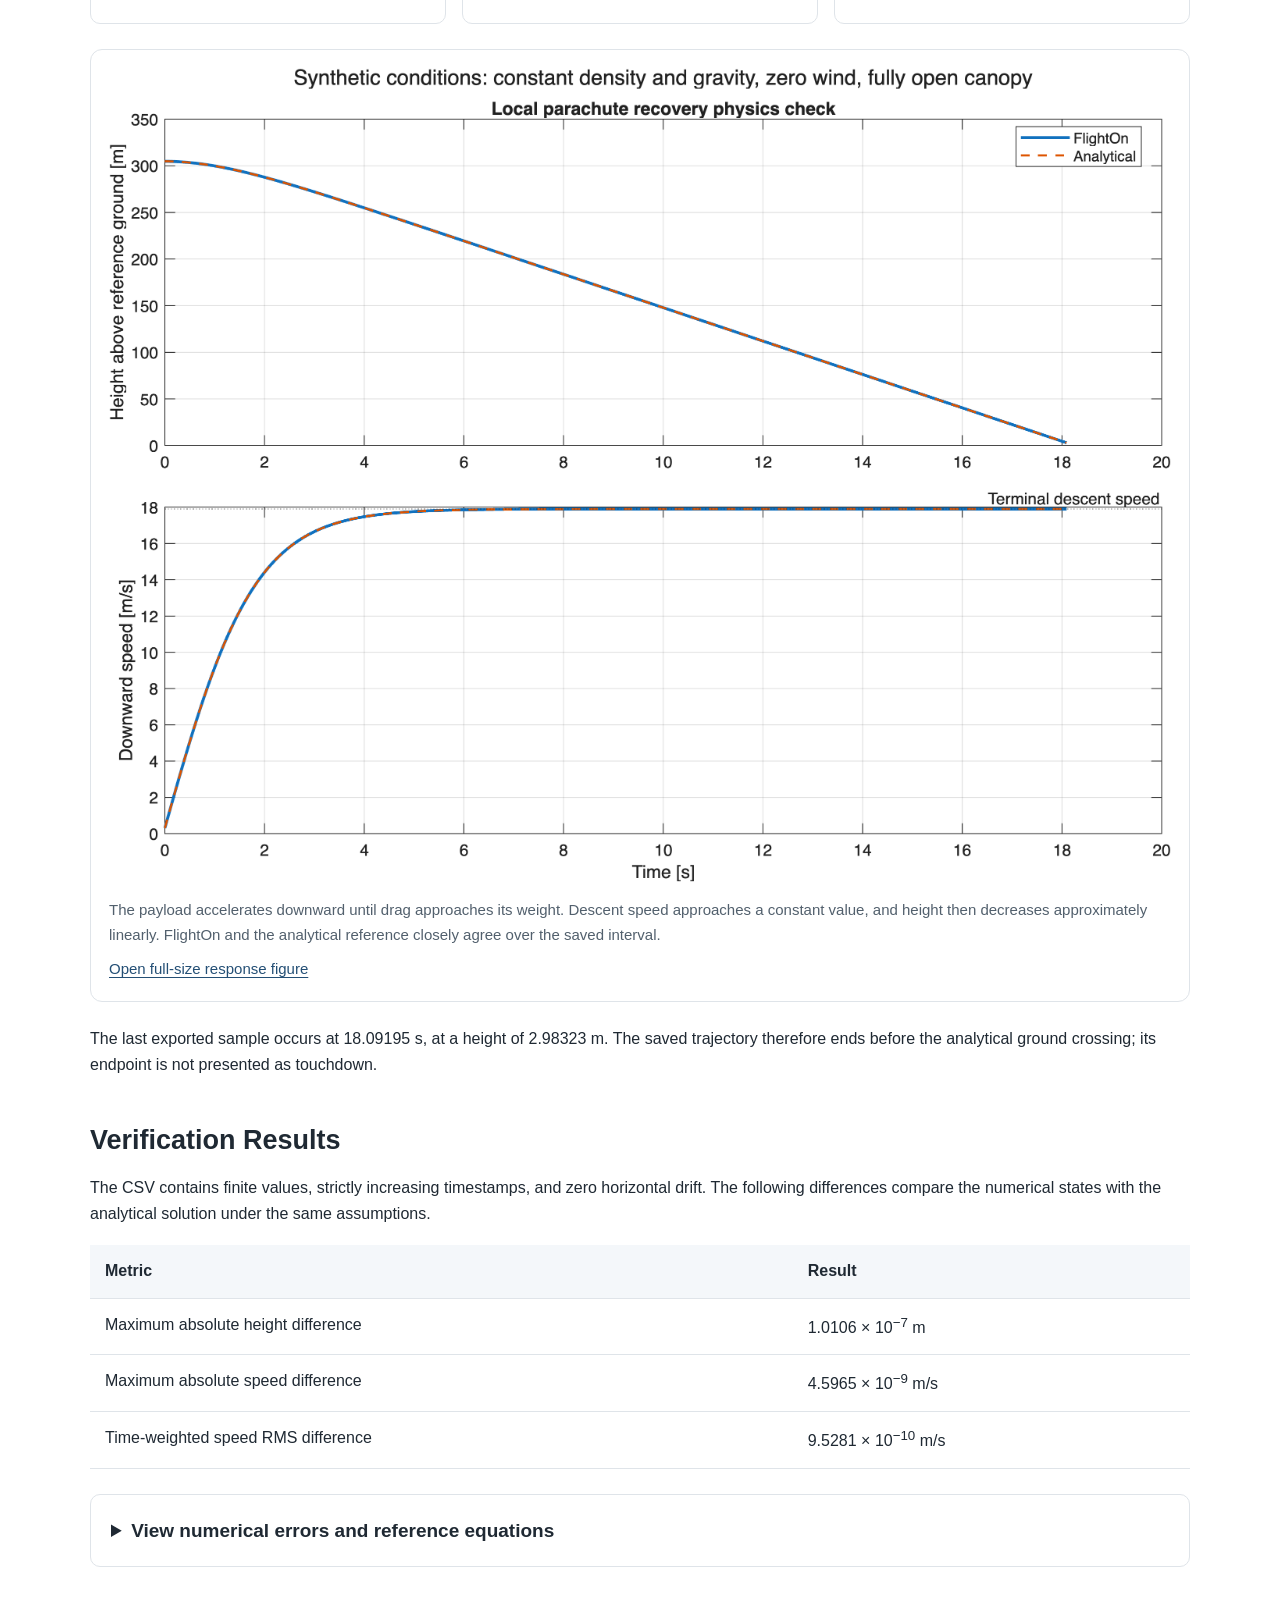
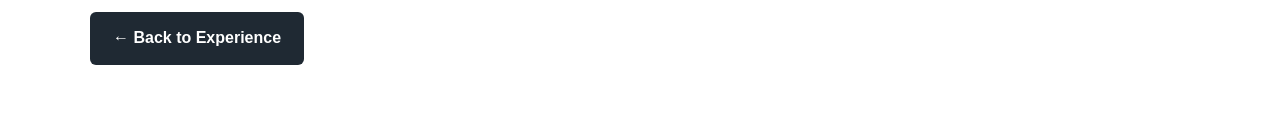
<file: projects/flighton-recovery.html>
<!DOCTYPE html>
<html lang="en">

<head>
  <meta charset="UTF-8">
  <meta name="viewport" content="width=device-width, initial-scale=1.0">

  <meta
    name="description"
    content="James Kim's recovery demonstration using USC RPL's FlightOn software: a parachute descent simulation verified against an analytical solution."
  >

  <title>FlightOn Recovery Demonstration | James Kim</title>

  <style>
    * {
      box-sizing: border-box;
    }

    body {
      margin: 0;
      font-family: Arial, Helvetica, sans-serif;
      color: #1f2933;
      background: #fff;
      line-height: 1.65;
    }

    a {
      color: #244f75;
      text-underline-offset: 3px;
    }

    a:focus-visible,
    summary:focus-visible {
      outline: 3px solid #2474ba;
      outline-offset: 5px;
    }

    .wrap {
      width: min(1100px, calc(100% - 40px));
      margin: auto;
    }

    header {
      border-bottom: 1px solid #dfe4e9;
      padding: 25px 0;
    }

    .header-inner {
      display: flex;
      justify-content: space-between;
      align-items: center;
      flex-wrap: wrap;
      gap: 20px;
    }

    .brand {
      color: inherit;
      text-decoration: none;
      font-size: 26px;
      font-weight: 700;
    }

    .degree {
      margin: 0;
      color: #52606d;
      font-size: 15px;
    }

    nav {
      display: flex;
      flex-wrap: wrap;
      gap: 22px;
    }

    nav a {
      color: inherit;
      text-decoration: none;
    }

    nav a:hover {
      text-decoration: underline;
    }

    main {
      padding: 46px 0 65px;
    }

    .back {
      display: inline-block;
      margin-bottom: 28px;
    }

    .eyebrow {
      color: #52606d;
      font-size: 14px;
      letter-spacing: .07em;
      text-transform: uppercase;
      font-weight: 700;
    }

    h1 {
      font-size: clamp(30px, 4vw, 46px);
      line-height: 1.18;
      margin: 12px 0 22px;
    }

    h2 {
      font-size: 27px;
      line-height: 1.3;
      margin: 0 0 16px;
    }

    p {
      margin: 0 0 18px;
    }

    .lead {
      font-size: 20px;
      max-width: 900px;
    }

    .skills {
      font-weight: 700;
      margin-top: 22px;
    }

    section {
      margin-top: 45px;
    }

    .note {
      padding: 20px 24px;
      background: #f4f7fa;
      border-left: 4px solid #496783;
      margin-top: 26px;
    }

    .note p:last-child {
      margin-bottom: 0;
    }

    .stats {
      display: grid;
      grid-template-columns: repeat(3, 1fr);
      gap: 16px;
      margin: 25px 0;
    }

    .stat {
      padding: 22px;
      border: 1px solid #dfe4e9;
      border-radius: 10px;
    }

    .stat strong {
      display: block;
      font-size: 27px;
      line-height: 1.3;
    }

    .stat span {
      color: #52606d;
      font-size: 15px;
    }

    figure {
      margin: 24px 0;
      padding: 18px;
      border: 1px solid #dfe4e9;
      border-radius: 12px;
    }

    figure img {
      display: block;
      width: 100%;
      height: auto;
    }

    figcaption {
      margin-top: 16px;
      color: #52606d;
      font-size: 15px;
    }

    .image-link {
      display: inline-block;
      margin-top: 10px;
      font-size: 15px;
    }

    .table-wrap {
      overflow-x: auto;
    }

    table {
      width: 100%;
      border-collapse: collapse;
      text-align: left;
    }

    th,
    td {
      border-bottom: 1px solid #dfe4e9;
      padding: 13px 15px;
      vertical-align: top;
    }

    th {
      background: #f4f7fa;
    }

    details {
      border: 1px solid #dfe4e9;
      border-radius: 10px;
      padding: 20px;
      margin-top: 25px;
    }

    summary {
      font-size: 19px;
      font-weight: 700;
      cursor: pointer;
    }

    details > p {
      margin-top: 18px;
    }

    .button {
      display: inline-block;
      background: #1f2933;
      color: #fff;
      padding: 13px 23px;
      border-radius: 6px;
      text-decoration: none;
      font-weight: 700;
    }

    .button:hover {
      background: #34495e;
    }

    @media (max-width: 650px) {
      .stats {
        grid-template-columns: 1fr;
      }

      figure {
        padding: 10px;
      }

      th,
      td {
        padding: 10px;
      }

      main {
        padding-top: 28px;
      }
    }
  </style>
</head>

<body>

  <header>
    <div class="wrap header-inner">

      <div>
        <a class="brand" href="../index.html">James Kim</a>
        <p class="degree">Aerospace Engineering M.S., USC</p>
      </div>

      <nav aria-label="Main navigation">
        <a href="../index.html#about">About</a>
        <a href="../projects.html">Projects</a>
        <a href="../index.html#experience">Experience</a>
      </nav>

    </div>
  </header>


  <main class="wrap">

    <a class="back" href="../index.html#experience">
      ← Back to Experience
    </a>


    <h1>
      Parachute Recovery Simulation and Numerical Verification
    </h1>


    <p class="lead">
      A recovery demonstration using FlightOn to model parachute descent
      and compare the numerical trajectory with an analytical solution
      for motion under gravity and quadratic drag.
    </p>


    <p class="skills">
      C++ · MATLAB · Flight Dynamics · Numerical Integration · Model Verification
    </p>


    <div class="note">

      <p>
        <strong>
          Context and attribution
        </strong>
      </p>

      <p>
        FlightOn is software developed by the USC Rocket Propulsion Laboratory
        team. This demonstration was prepared separately for this portfolio
        using local modifications to its recovery workflow. It uses synthetic
        conditions and is not a reconstruction of an RPL flight or a comparison
        with measured flight data.
      </p>

    </div>


    <section aria-labelledby="purpose">

      <h2 id="purpose">
        Purpose and Implementation
      </h2>

      <p>
        The goal was to verify a simplified recovery calculation before using
        its results to discuss vehicle descent. Local modifications allow one
        unpowered recovery stage to begin at a specified height and downward
        speed, without simulating ascent or generating DATCOM aerodynamic data.
      </p>

      <p>
        The demonstration uses FlightOn's existing parachute force model and
        three degree of freedom propagator. With zero wind and zero initial
        horizontal velocity, this case reduces to vertical descent. MATLAB
        compares the exported position and velocity states with an independent
        analytical reference.
      </p>

    </section>


    <section aria-labelledby="conditions">

      <h2 id="conditions">
        Demonstration Conditions
      </h2>

      <div class="table-wrap">

        <table>

          <thead>
            <tr>
              <th scope="col">Quantity</th>
              <th scope="col">Specified value</th>
            </tr>
          </thead>

          <tbody>

            <tr>
              <td>Initial height above reference ground</td>
              <td>1,000 ft (304.8 m)</td>
            </tr>

            <tr>
              <td>Initial downward speed</td>
              <td>1 ft/s (0.3048 m/s)</td>
            </tr>

            <tr>
              <td>Payload mass</td>
              <td>50 lbm (approximately 22.68 kg)</td>
            </tr>

            <tr>
              <td>Canopy area and drag coefficient</td>
              <td>12.57 ft²; C<sub>D</sub> = 0.97</td>
            </tr>

            <tr>
              <td>Air density</td>
              <td>Constant at 0.0023769 slug/ft³</td>
            </tr>

            <tr>
              <td>Gravity</td>
              <td>Constant at 32.174049 ft/s²</td>
            </tr>

            <tr>
              <td>Wind and canopy state</td>
              <td>Zero wind; fully deployed canopy from the start</td>
            </tr>

          </tbody>

        </table>

      </div>

    </section>


    <section aria-labelledby="results">

      <h2 id="results">
        Recovery Response
      </h2>


      <div class="stats">

        <div class="stat">
          <strong>17.904 m/s</strong>
          <span>Analytical terminal descent speed</span>
        </div>

        <div class="stat">
          <strong>18.259 s</strong>
          <span>Analytical ground crossing time</span>
        </div>

        <div class="stat">
          <strong>1,015</strong>
          <span>Saved simulation samples</span>
        </div>

      </div>


      <figure>

        <img
          src="../assets/flighton/recovery_response.png"
          alt="FlightOn and analytical curves overlap: height decreases from 304.8 metres while downward speed approaches 17.904 metres per second."
        >

        <figcaption>
          The payload accelerates downward until drag approaches its weight.
          Descent speed approaches a constant value, and height then decreases
          approximately linearly. FlightOn and the analytical reference closely
          agree over the saved interval.
        </figcaption>

        <a
          class="image-link"
          href="../assets/flighton/recovery_response.png"
        >
          Open full-size response figure
        </a>

      </figure>


      <p>
        The last exported sample occurs at 18.09195 s, at a height of
        2.98323 m. The saved trajectory therefore ends before the analytical
        ground crossing; its endpoint is not presented as touchdown.
      </p>

    </section>


    <section aria-labelledby="verification">

      <h2 id="verification">
        Verification Results
      </h2>


      <p>
        The CSV contains finite values, strictly increasing timestamps, and
        zero horizontal drift. The following differences compare the numerical
        states with the analytical solution under the same assumptions.
      </p>


      <div class="table-wrap">

        <table>

          <thead>

            <tr>
              <th scope="col">Metric</th>
              <th scope="col">Result</th>
            </tr>

          </thead>

          <tbody>

            <tr>
              <td>Maximum absolute height difference</td>
              <td>1.0106 × 10<sup>−7</sup> m</td>
            </tr>

            <tr>
              <td>Maximum absolute speed difference</td>
              <td>4.5965 × 10<sup>−9</sup> m/s</td>
            </tr>

            <tr>
              <td>Time-weighted speed RMS difference</td>
              <td>9.5281 × 10<sup>−10</sup> m/s</td>
            </tr>

          </tbody>

        </table>

      </div>


      <details>

        <summary>
          View numerical errors and reference equations
        </summary>

        <p>
          With downward speed v positive, the reference equations are
          dv/dt = g − ρAC<sub>D</sub>v²/(2m) and dh/dt = −v, using consistent
          units. The terminal speed is √(2mg/(ρAC<sub>D</sub>)). The comparison
          uses raw state columns because the legacy exporter offsets
          derived-state samples.
        </p>


        <figure>

          <img
            src="../assets/flighton/recovery_error.png"
            loading="lazy"
            alt="Numerical minus analytical height and speed differences, with magnitudes around ten to the minus seven metres and ten to the minus nine metres per second."
          >

          <figcaption>
            The small residuals reflect numerical and export effects in this
            benchmark. They are not measurement uncertainties or evidence of
            equivalent accuracy in a real flight.
          </figcaption>

          <a
            class="image-link"
            href="../assets/flighton/recovery_error.png"
          >
            Open full-size error figure
          </a>

        </figure>

      </details>

    </section>


    <section aria-label="Return navigation">

      <a
        class="button"
        href="../index.html#experience"
      >
        ← Back to Experience
      </a>

    </section>

  </main>

</body>

</html>
</file>
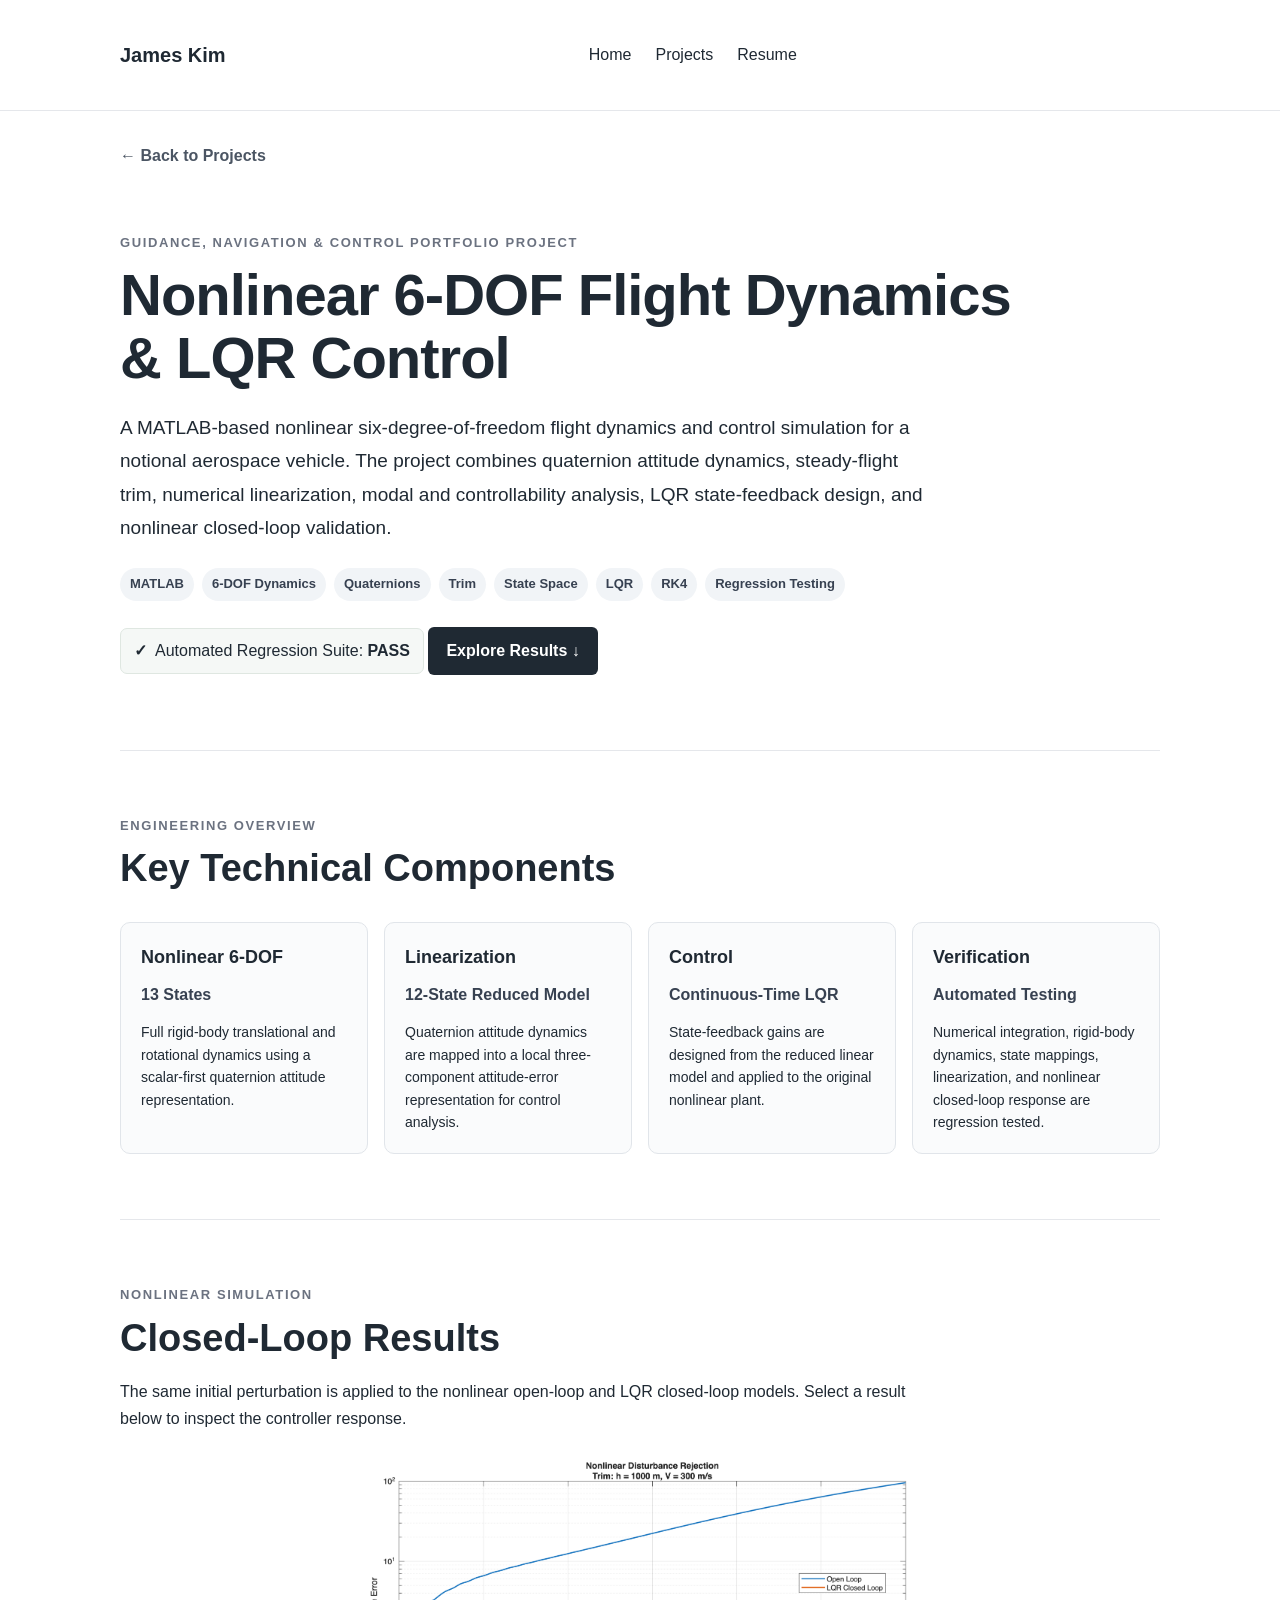
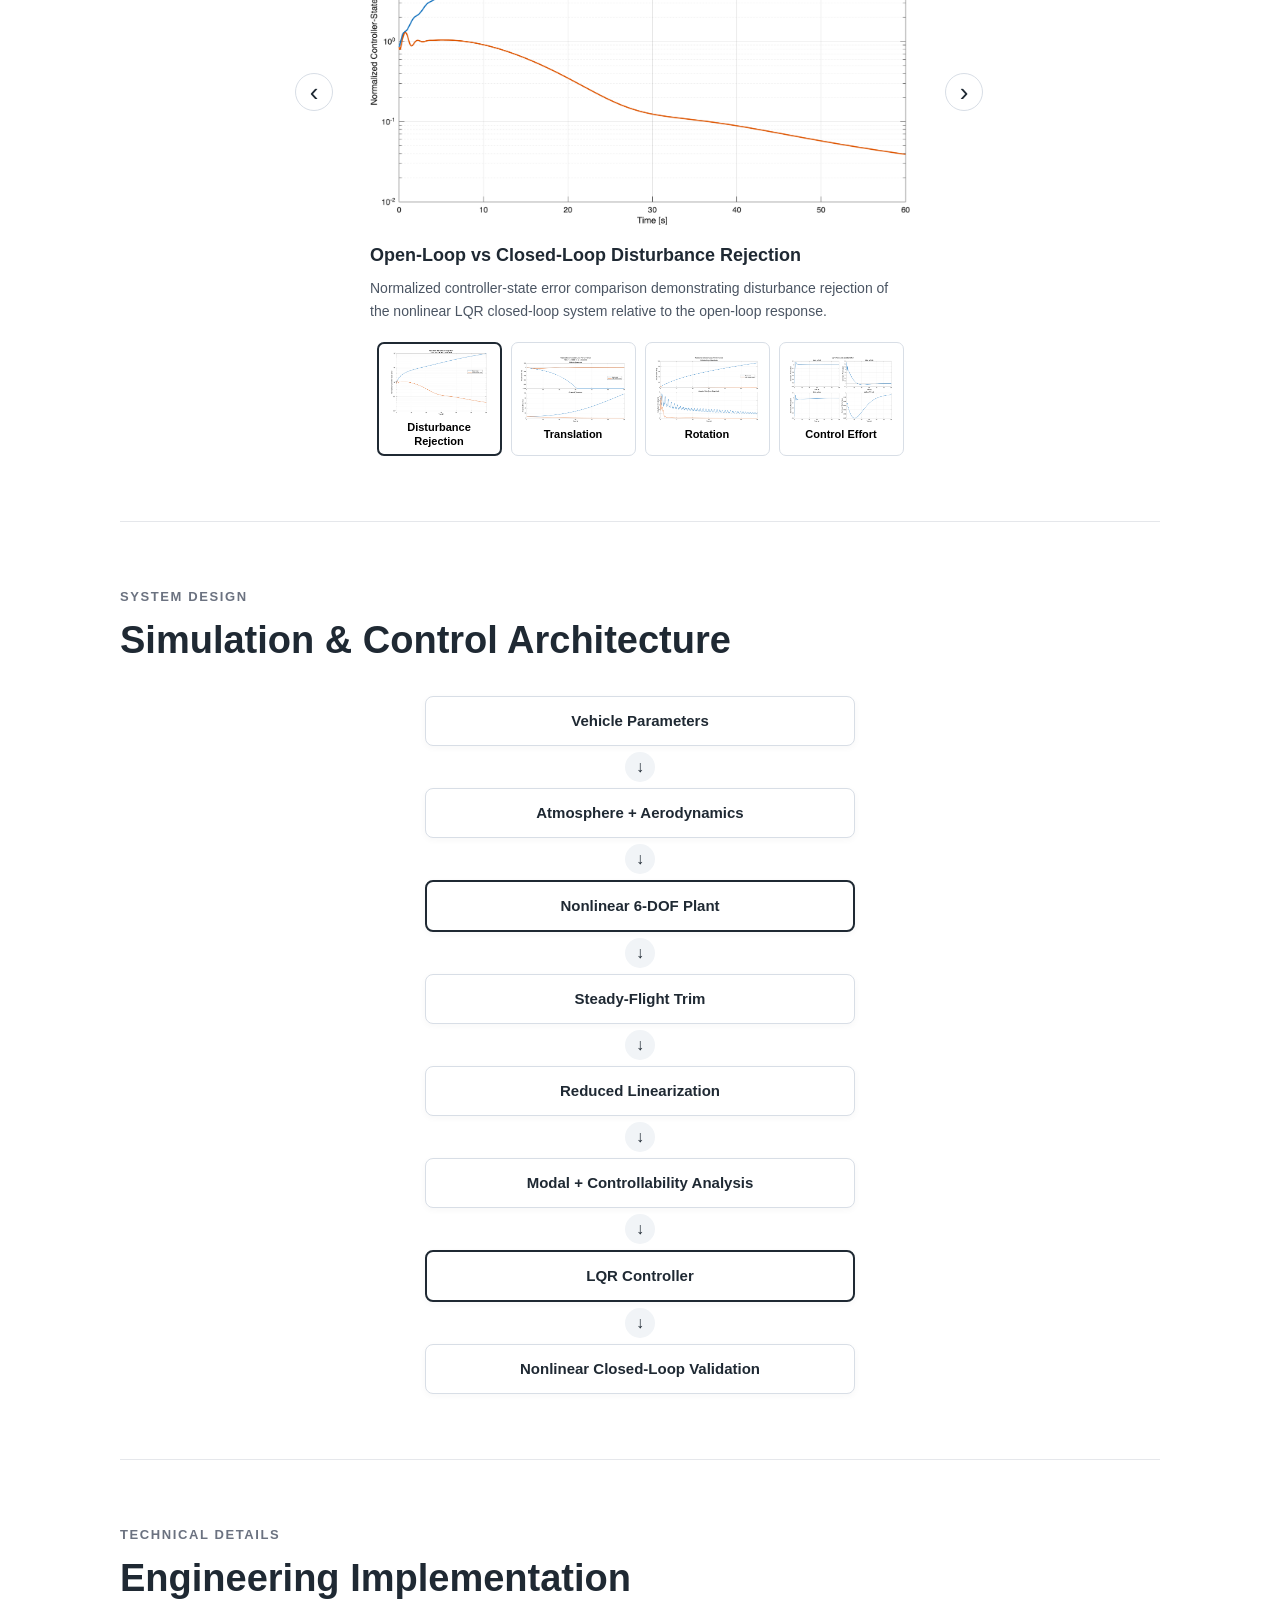
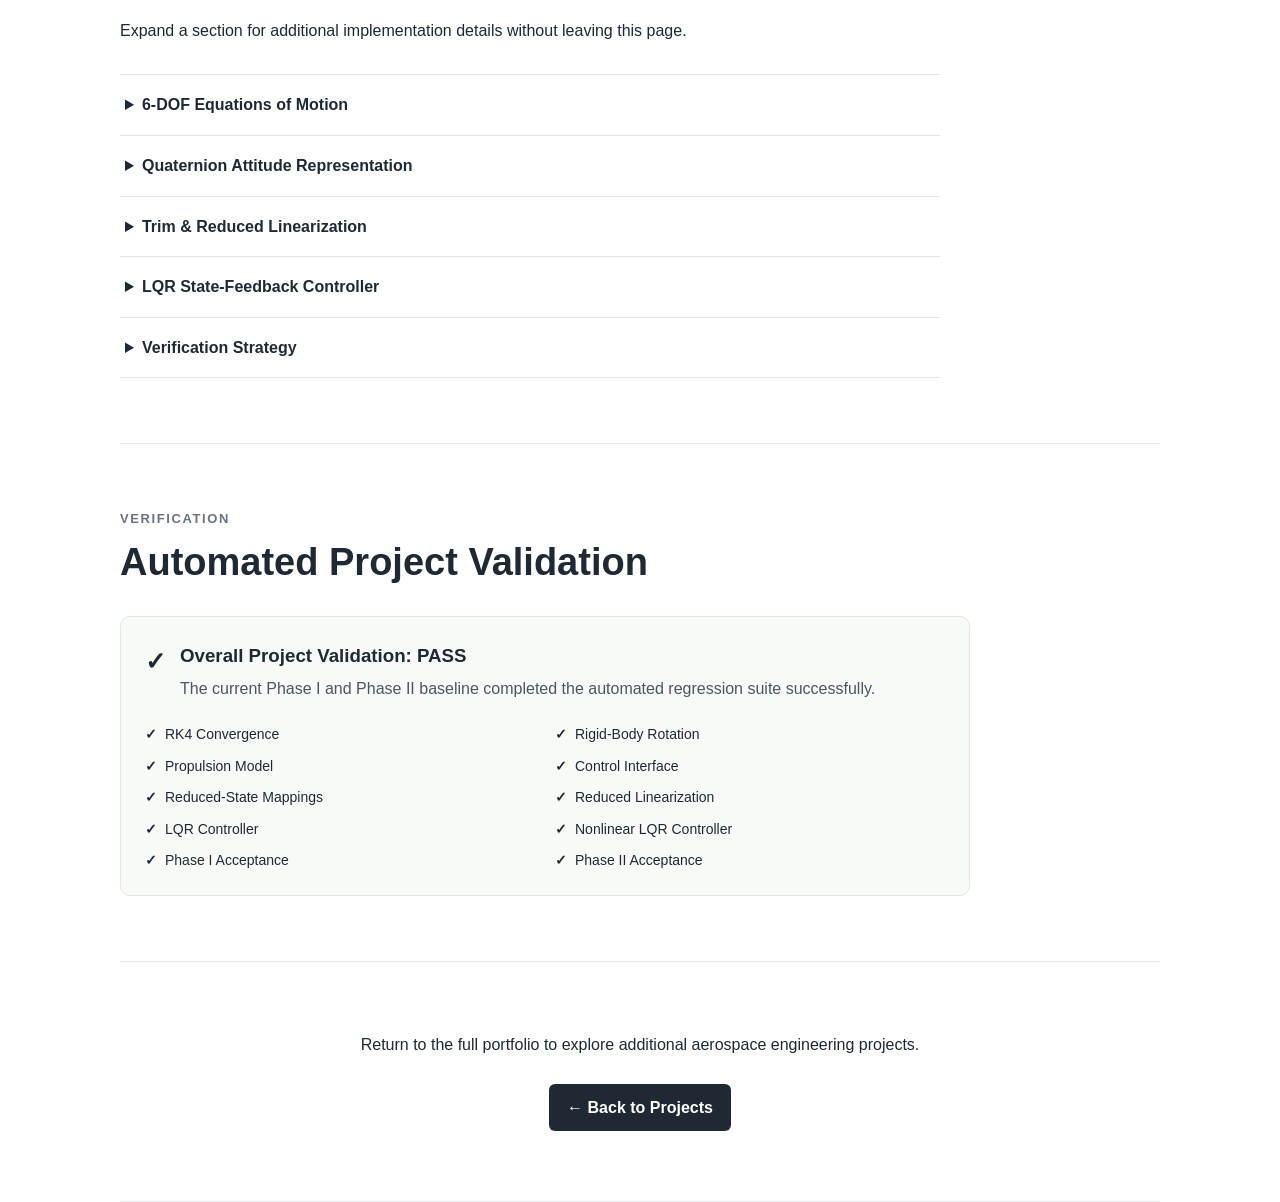
<file: projects/GNC-6DOF.html>
<!DOCTYPE html>
<html lang="en">

<head>
    <meta charset="UTF-8">

    <meta
        name="viewport"
        content="width=device-width, initial-scale=1.0"
    >

    <meta
        name="description"
        content="Nonlinear 6-DOF flight dynamics and LQR control project developed in MATLAB."
    >

    <title>
        Nonlinear 6-DOF Flight Dynamics & Control | James Kim
    </title>

    <!--
        This page is inside /projects/,
        so styles.css is one directory above it.
    -->
    <link
        rel="stylesheet"
        href="../styles.css"
    >
</head>


<body>

    <!-- ======================================================
         SITE HEADER
         ====================================================== -->

    <header class="site-header">

        <div class="site-header-inner">

            <a
                href="../index.html"
                class="site-logo"
            >
                James Kim
            </a>

            <nav
                class="site-nav"
                aria-label="Primary navigation"
            >

                <a href="../index.html">
                    Home
                </a>

                <a
                    href="../projects.html"
                    aria-current="page"
                >
                    Projects
                </a>

                <a href="../resume.html">
                    Resume
                </a>

            </nav>

        </div>

    </header>


    <!-- ======================================================
         MAIN PROJECT CONTENT
         ====================================================== -->

    <main class="project-detail-page">


        <!-- ==================================================
             BACK NAVIGATION
             ================================================== -->

        <div class="project-back-row">

            <a
                href="../projects.html"
                class="project-back-link"
            >
                ← Back to Projects
            </a>

        </div>


        <!-- ==================================================
             PROJECT HERO
             ================================================== -->

        <section
            class="project-hero"
            aria-labelledby="project-title"
        >

            <p class="project-eyebrow">
                Guidance, Navigation & Control Portfolio Project
            </p>

            <h1 id="project-title">
                Nonlinear 6-DOF Flight Dynamics & LQR Control
            </h1>

            <p class="project-hero-summary">
                A MATLAB-based nonlinear six-degree-of-freedom
                flight dynamics and control simulation for a
                notional aerospace vehicle. The project combines
                quaternion attitude dynamics, steady-flight trim,
                numerical linearization, modal and controllability
                analysis, LQR state-feedback design, and nonlinear
                closed-loop validation.
            </p>


            <!-- Technical tags -->

            <div
                class="project-tags"
                aria-label="Project technologies"
            >

                <span class="project-tag">
                    MATLAB
                </span>

                <span class="project-tag">
                    6-DOF Dynamics
                </span>

                <span class="project-tag">
                    Quaternions
                </span>

                <span class="project-tag">
                    Trim
                </span>

                <span class="project-tag">
                    State Space
                </span>

                <span class="project-tag">
                    LQR
                </span>

                <span class="project-tag">
                    RK4
                </span>

                <span class="project-tag">
                    Regression Testing
                </span>

            </div>


            <!-- Primary project status -->

            <div class="project-status">

                <span
                    class="status-indicator"
                    aria-hidden="true"
                >
                    ✓
                </span>

                <span>
                    Automated Regression Suite:
                    <strong>PASS</strong>
                </span>

            </div>


            <!-- Jump directly to results -->

            <a
                href="#results"
                class="project-primary-button"
            >
                Explore Results ↓
            </a>

        </section>


        <!-- ==================================================
             QUICK TECHNICAL OVERVIEW
             ================================================== -->

        <section
            class="project-section"
            aria-labelledby="highlights-title"
        >

            <div class="project-section-heading">

                <p class="section-kicker">
                    Engineering Overview
                </p>

                <h2 id="highlights-title">
                    Key Technical Components
                </h2>

            </div>


            <div class="project-highlight-grid">


                <!-- 6-DOF -->

                <article class="project-highlight-card">

                    <h3>
                        Nonlinear 6-DOF
                    </h3>

                    <p class="highlight-value">
                        13 States
                    </p>

                    <p>
                        Full rigid-body translational and rotational
                        dynamics using a scalar-first quaternion
                        attitude representation.
                    </p>

                </article>


                <!-- Linearization -->

                <article class="project-highlight-card">

                    <h3>
                        Linearization
                    </h3>

                    <p class="highlight-value">
                        12-State Reduced Model
                    </p>

                    <p>
                        Quaternion attitude dynamics are mapped into
                        a local three-component attitude-error
                        representation for control analysis.
                    </p>

                </article>


                <!-- Controller -->

                <article class="project-highlight-card">

                    <h3>
                        Control
                    </h3>

                    <p class="highlight-value">
                        Continuous-Time LQR
                    </p>

                    <p>
                        State-feedback gains are designed from the
                        reduced linear model and applied to the
                        original nonlinear plant.
                    </p>

                </article>


                <!-- Verification -->

                <article class="project-highlight-card">

                    <h3>
                        Verification
                    </h3>

                    <p class="highlight-value">
                        Automated Testing
                    </p>

                    <p>
                        Numerical integration, rigid-body dynamics,
                        state mappings, linearization, and nonlinear
                        closed-loop response are regression tested.
                    </p>

                </article>

            </div>

        </section>


        <!-- ==================================================
             RESULTS
             ================================================== -->

        <section
            class="project-section project-results-section"
            id="results"
            aria-labelledby="results-title"
        >

            <div class="project-section-heading">

                <p class="section-kicker">
                    Nonlinear Simulation
                </p>

                <h2 id="results-title">
                    Closed-Loop Results
                </h2>

                <p>
                    The same initial perturbation is applied to the
                    nonlinear open-loop and LQR closed-loop models.
                    Select a result below to inspect the controller
                    response.
                </p>

            </div>


            <!-- ==============================================
                 MAIN RESULT VIEWER
                 ============================================== -->

            <div class="result-viewer">


                <!-- Previous result -->

                <button
                    class="result-arrow result-arrow-left"
                    id="result-prev"
                    type="button"
                    aria-label="Show previous result"
                >
                    ‹
                </button>


                <!-- Main figure -->

                <figure class="result-main">

                    <button
                        class="result-image-button"
                        id="result-image-button"
                        type="button"
                        aria-label="Enlarge result figure"
                    >

                        <img
                            id="result-main-image"
                            src="../assets/projects/gnc-6dof/phase2_normalized_error.png"
                            alt="Normalized open-loop versus closed-loop state error"
                        >

                    </button>


                    <figcaption>

                        <h3 id="result-main-title">
                            Open-Loop vs Closed-Loop Disturbance Rejection
                        </h3>

                        <p id="result-main-caption">
                            Normalized controller-state error comparison
                            demonstrating disturbance rejection of the
                            nonlinear LQR closed-loop system relative to
                            the open-loop response.
                        </p>

                    </figcaption>

                </figure>


                <!-- Next result -->

                <button
                    class="result-arrow result-arrow-right"
                    id="result-next"
                    type="button"
                    aria-label="Show next result"
                >
                    ›
                </button>

            </div>


            <!-- ==============================================
                 RESULT THUMBNAILS
                 ============================================== -->

            <div
                class="result-thumbnails"
                role="group"
                aria-label="Select result figure"
            >


                <!-- Figure 1 -->

                <button
                    class="result-thumbnail is-active"
                    type="button"
                    data-index="0"
                    data-image="../assets/projects/gnc-6dof/phase2_normalized_error.png"
                    data-title="Open-Loop vs Closed-Loop Disturbance Rejection"
                    data-caption="Normalized controller-state error comparison demonstrating disturbance rejection of the nonlinear LQR closed-loop system relative to the open-loop response."
                    aria-label="Show disturbance rejection result"
                >

                    <img
                        src="../assets/projects/gnc-6dof/phase2_normalized_error.png"
                        alt=""
                    >

                    <span>
                        Disturbance Rejection
                    </span>

                </button>


                <!-- Figure 2 -->

                <button
                    class="result-thumbnail"
                    type="button"
                    data-index="1"
                    data-image="../assets/projects/gnc-6dof/phase2_translational_response.png"
                    data-title="Translational Response"
                    data-caption="Altitude and airspeed response comparing nonlinear open-loop motion with LQR closed-loop regulation about the steady-flight trim condition."
                    aria-label="Show translational response"
                >

                    <img
                        src="../assets/projects/gnc-6dof/phase2_translational_response.png"
                        alt=""
                    >

                    <span>
                        Translation
                    </span>

                </button>


                <!-- Figure 3 -->

                <button
                    class="result-thumbnail"
                    type="button"
                    data-index="2"
                    data-image="../assets/projects/gnc-6dof/phase2_rotational_response.png"
                    data-title="Rotational Response"
                    data-caption="Attitude-error and angular-rate response showing the nonlinear closed-loop vehicle returning toward the local trim condition."
                    aria-label="Show rotational response"
                >

                    <img
                        src="../assets/projects/gnc-6dof/phase2_rotational_response.png"
                        alt=""
                    >

                    <span>
                        Rotation
                    </span>

                </button>


                <!-- Figure 4 -->

                <button
                    class="result-thumbnail"
                    type="button"
                    data-index="3"
                    data-image="../assets/projects/gnc-6dof/phase2_control_effort.png"
                    data-title="LQR Feedback Control Effort"
                    data-caption="Feedback-command perturbations generated by the LQR controller during nonlinear disturbance recovery."
                    aria-label="Show LQR control effort"
                >

                    <img
                        src="../assets/projects/gnc-6dof/phase2_control_effort.png"
                        alt=""
                    >

                    <span>
                        Control Effort
                    </span>

                </button>

            </div>

        </section>


        <!-- ==================================================
             ARCHITECTURE
             ================================================== -->

        <section
            class="project-section"
            aria-labelledby="architecture-title"
        >

            <div class="project-section-heading">

                <p class="section-kicker">
                    System Design
                </p>

                <h2 id="architecture-title">
                    Simulation & Control Architecture
                </h2>

            </div>


            <div class="architecture-flow">

                <div class="architecture-node">
                    Vehicle Parameters
                </div>

                <div
                    class="architecture-arrow"
                    aria-hidden="true"
                >
                    ↓
                </div>

                <div class="architecture-node">
                    Atmosphere + Aerodynamics
                </div>

                <div
                    class="architecture-arrow"
                    aria-hidden="true"
                >
                    ↓
                </div>

                <div class="architecture-node architecture-node-primary">
                    Nonlinear 6-DOF Plant
                </div>

                <div
                    class="architecture-arrow"
                    aria-hidden="true"
                >
                    ↓
                </div>

                <div class="architecture-node">
                    Steady-Flight Trim
                </div>

                <div
                    class="architecture-arrow"
                    aria-hidden="true"
                >
                    ↓
                </div>

                <div class="architecture-node">
                    Reduced Linearization
                </div>

                <div
                    class="architecture-arrow"
                    aria-hidden="true"
                >
                    ↓
                </div>

                <div class="architecture-node">
                    Modal + Controllability Analysis
                </div>

                <div
                    class="architecture-arrow"
                    aria-hidden="true"
                >
                    ↓
                </div>

                <div class="architecture-node architecture-node-primary">
                    LQR Controller
                </div>

                <div
                    class="architecture-arrow"
                    aria-hidden="true"
                >
                    ↓
                </div>

                <div class="architecture-node">
                    Nonlinear Closed-Loop Validation
                </div>

            </div>

        </section>


        <!-- ==================================================
             TECHNICAL DETAILS
             ================================================== -->

        <section
            class="project-section"
            aria-labelledby="technical-title"
        >

            <div class="project-section-heading">

                <p class="section-kicker">
                    Technical Details
                </p>

                <h2 id="technical-title">
                    Engineering Implementation
                </h2>

                <p>
                    Expand a section for additional implementation
                    details without leaving this page.
                </p>

            </div>


            <div class="technical-accordion">


                <!-- EOM -->

                <details class="technical-detail">

                    <summary>
                        6-DOF Equations of Motion
                    </summary>

                    <div class="technical-detail-content">

                        <p>
                            The nonlinear plant contains body-frame
                            translational dynamics, rigid-body
                            rotational dynamics, navigation-frame
                            position propagation, and quaternion
                            attitude propagation.
                        </p>

                        <pre><code>V_dot_b =
    F_b / m
    - cross(omega_b, V_b)
    + C_nb * g_n</code></pre>

                        <pre><code>omega_dot_b =
    I \ (
        M_b
        - cross(omega_b, I * omega_b)
    )</code></pre>

                    </div>

                </details>


                <!-- Quaternion -->

                <details class="technical-detail">

                    <summary>
                        Quaternion Attitude Representation
                    </summary>

                    <div class="technical-detail-content">

                        <p>
                            A scalar-first unit quaternion represents
                            body-to-NED orientation. Quaternion
                            normalization is enforced throughout the
                            nonlinear RK4 integration process.
                        </p>

                        <pre><code>x =
[p_N, p_E, p_D,
 u, v, w,
 q_0, q_1, q_2, q_3,
 p, q, r]^T</code></pre>

                    </div>

                </details>


                <!-- Linearization -->

                <details class="technical-detail">

                    <summary>
                        Trim & Reduced Linearization
                    </summary>

                    <div class="technical-detail-content">

                        <p>
                            A steady-flight operating point is solved
                            numerically at approximately 1000 m
                            altitude and 300 m/s airspeed.
                        </p>

                        <p>
                            The quaternion is replaced locally by a
                            three-component attitude-error coordinate,
                            producing a 12-state reduced model:
                        </p>

                        <pre><code>delta_x_dot =
    A * delta_x
    + B * delta_u</code></pre>

                    </div>

                </details>


                <!-- LQR -->

                <details class="technical-detail">

                    <summary>
                        LQR State-Feedback Controller
                    </summary>

                    <div class="technical-detail-content">

                        <p>
                            A continuous-time Linear Quadratic
                            Regulator is designed around the reduced
                            trim linearization.
                        </p>

                        <pre><code>delta_u = -K * delta_x

u_ctrl =
    u_trim
    + delta_u</code></pre>

                        <p>
                            The gain matrix is then applied to the
                            original nonlinear quaternion plant for
                            closed-loop verification.
                        </p>

                    </div>

                </details>


                <!-- Verification -->

                <details class="technical-detail">

                    <summary>
                        Verification Strategy
                    </summary>

                    <div class="technical-detail-content">

                        <p>
                            The project includes subsystem and
                            integrated regression tests covering the
                            numerical, modeling, mapping, linearization,
                            and control layers of the simulation.
                        </p>

                        <pre><code>testReport = runAllTests;</code></pre>

                        <p>
                            Current validated baseline:
                        </p>

                        <pre><code>OVERALL PROJECT VALIDATION: PASS</code></pre>

                    </div>

                </details>

            </div>

        </section>


        <!-- ==================================================
             VALIDATION
             ================================================== -->

        <section
            class="project-section project-validation-section"
            aria-labelledby="validation-title"
        >

            <div class="project-section-heading">

                <p class="section-kicker">
                    Verification
                </p>

                <h2 id="validation-title">
                    Automated Project Validation
                </h2>

            </div>


            <div class="validation-panel">

                <div class="validation-heading">

                    <span
                        class="validation-check-large"
                        aria-hidden="true"
                    >
                        ✓
                    </span>

                    <div>

                        <h3>
                            Overall Project Validation: PASS
                        </h3>

                        <p>
                            The current Phase I and Phase II baseline
                            completed the automated regression suite
                            successfully.
                        </p>

                    </div>

                </div>


                <div class="validation-grid">

                    <div class="validation-item">
                        <span>✓</span>
                        RK4 Convergence
                    </div>

                    <div class="validation-item">
                        <span>✓</span>
                        Rigid-Body Rotation
                    </div>

                    <div class="validation-item">
                        <span>✓</span>
                        Propulsion Model
                    </div>

                    <div class="validation-item">
                        <span>✓</span>
                        Control Interface
                    </div>

                    <div class="validation-item">
                        <span>✓</span>
                        Reduced-State Mappings
                    </div>

                    <div class="validation-item">
                        <span>✓</span>
                        Reduced Linearization
                    </div>

                    <div class="validation-item">
                        <span>✓</span>
                        LQR Controller
                    </div>

                    <div class="validation-item">
                        <span>✓</span>
                        Nonlinear LQR Controller
                    </div>

                    <div class="validation-item">
                        <span>✓</span>
                        Phase I Acceptance
                    </div>

                    <div class="validation-item">
                        <span>✓</span>
                        Phase II Acceptance
                    </div>

                </div>

            </div>

        </section>


        <!-- ==================================================
             PROJECT FOOTER NAVIGATION
             ================================================== -->

        <section class="project-end-navigation">

            <p>
                Return to the full portfolio to explore additional
                aerospace engineering projects.
            </p>

            <a
                href="../projects.html"
                class="project-primary-button"
            >
                ← Back to Projects
            </a>

        </section>

    </main>


    <!-- ======================================================
         IMAGE LIGHTBOX
         ======================================================
         This will become interactive once project-gallery.js
         is added.
         ====================================================== -->

    <div
        class="result-lightbox"
        id="result-lightbox"
        hidden
        role="dialog"
        aria-modal="true"
        aria-label="Enlarged project result"
    >

        <button
            class="lightbox-close"
            id="lightbox-close"
            type="button"
            aria-label="Close enlarged image"
        >
            ×
        </button>

        <button
            class="lightbox-arrow lightbox-arrow-left"
            id="lightbox-prev"
            type="button"
            aria-label="Show previous enlarged result"
        >
            ‹
        </button>

        <img
            id="lightbox-image"
            src="../assets/projects/gnc-6dof/phase2_normalized_error.png"
            alt="Enlarged project result"
        >

        <button
            class="lightbox-arrow lightbox-arrow-right"
            id="lightbox-next"
            type="button"
            aria-label="Show next enlarged result"
        >
            ›
        </button>

    </div>

</body>

</html>
</file>
<file: styles.css>
/* ==========================================================
   GLOBAL
   ========================================================== */

* {
    box-sizing: border-box;
}

html {
    scroll-behavior: smooth;

    /*
       Prevents anchored sections such as #experience and
       #projects from being hidden underneath the sticky header.
    */
    scroll-padding-top: 120px;
}

body {
    margin: 0;

    font-family: Arial, Helvetica, sans-serif;

    color: #1f2933;
    background: #ffffff;

    line-height: 1.6;
}


/* ==========================================================
   HEADER / NAVIGATION
   ========================================================== */

header {
    position: sticky;
    top: 0;

    z-index: 1000;

    border-bottom: 1px solid #e5e7eb;

    background: rgba(255, 255, 255, 0.96);

    backdrop-filter: blur(10px);
    -webkit-backdrop-filter: blur(10px);
}

nav {
    max-width: 1100px;

    margin: auto;
    padding: 22px 30px;

    display: flex;
    justify-content: space-between;
    align-items: center;
}


/* ----------------------------------------------------------
   NAME / BRAND
   ---------------------------------------------------------- */

.brand {
    display: flex;
    flex-direction: column;
}

.brand h1 {
    margin: 0;

    font-size: 42px;
    line-height: 1;

    font-weight: 700;
    letter-spacing: -0.5px;
}

.brand p {
    margin: 8px 0 0;

    font-size: 17px;
    font-weight: 500;
    letter-spacing: 0.4px;

    color: #4b5563;
}


/* ----------------------------------------------------------
   NAVIGATION LINKS
   ---------------------------------------------------------- */

.nav-links {
    display: flex;
    gap: 28px;
}

nav a {
    color: #1f2933;

    text-decoration: none;
    font-weight: 500;
}

nav a:hover {
    text-decoration: underline;
}


/* ==========================================================
   MAIN LAYOUT
   ========================================================== */

main {
    max-width: 1100px;

    margin: auto;
    padding: 0 30px;
}

section {
    padding: 70px 0;

    border-bottom: 1px solid #e5e7eb;
}

section h2 {
    margin-top: 0;
    margin-bottom: 30px;

    font-size: 32px;
    line-height: 1.2;
}


/* ==========================================================
   HERO
   ========================================================== */

.hero {
    padding: 95px 0;
}

.hero-description {
    max-width: 760px;

    margin: 0;

    font-size: 21px;
    line-height: 1.7;
}


/* ==========================================================
   BUTTONS
   ========================================================== */

.buttons {
    margin-top: 30px;

    display: flex;
    flex-wrap: wrap;
    gap: 15px;
}

.primary-button,
.secondary-button {
    display: inline-block;

    padding: 12px 20px;

    border: 1px solid #1f2933;

    text-decoration: none;
    font-weight: 500;
}

.primary-button {
    background: #1f2933;
    color: #ffffff;
}

.secondary-button {
    background: #ffffff;
    color: #1f2933;
}

.primary-button:hover {
    opacity: 0.88;

    text-decoration: none;
}

.secondary-button:hover {
    background: #f3f4f6;

    text-decoration: none;
}


/* ==========================================================
   ABOUT
   ========================================================== */

#about {
    max-width: 900px;
}

#about p {
    max-width: 800px;

    font-size: 17px;
    line-height: 1.75;
}

#about h3 {
    margin-top: 35px;
    margin-bottom: 15px;

    font-size: 22px;
}

#about ul {
    max-width: 820px;

    margin-top: 15px;
    padding-left: 24px;
}

#about li {
    margin-bottom: 14px;

    line-height: 1.7;
}


/* ==========================================================
   HOMEPAGE PROJECTS
   ========================================================== */

.project {
    max-width: 850px;

    padding: 25px 0;
}

.project h3 {
    margin-top: 0;
    margin-bottom: 10px;

    font-size: 23px;
}

.project p {
    line-height: 1.7;
}

.tools {
    margin-top: 12px;

    font-size: 14px;
    font-weight: 600;
}


/* ==========================================================
   EXPERIENCE
   ========================================================== */

.experience-item {
    max-width: 850px;

    margin-bottom: 30px;
}

.experience-item h3 {
    margin-top: 0;
    margin-bottom: 2px;

    font-size: 21px;
}

.experience-item p {
    margin-top: 3px;
    margin-bottom: 8px;
}

.experience-item ul {
    margin-top: 10px;
    padding-left: 22px;
}

.experience-item li {
    margin-bottom: 7px;

    line-height: 1.6;
}

/* ----------------------------------------------------------
   RPL EXPERIENCE DEMONSTRATION LINKS
   ---------------------------------------------------------- */

.experience-demo-links {
    margin-top: 20px;

    display: flex;
    flex-wrap: wrap;

    gap: 10px;
}

.experience-demo-button {
    display: inline-block;

    padding: 7px 12px;

    border: 1px solid #1f2933;
    border-radius: 4px;

    background: #ffffff;
    color: #1f2933;

    font-size: 13px;
    font-weight: 600;

    text-decoration: none;

    transition:
        background-color 0.18s ease,
        transform 0.18s ease;
}

.experience-demo-button:hover {
    background: #f3f4f6;

    transform: translateY(-1px);

    text-decoration: none;
}

/* ==========================================================
   HOMEPAGE CONTACT
   ========================================================== */

#contact p {
    margin: 8px 0;
}


/*
   Contact links are intentionally underlined so it is
   immediately obvious that they are interactive.
*/

#contact a,
#contact .contact-link {
    color: #1f2933;

    text-decoration: underline;
    text-decoration-thickness: 1.5px;
    text-underline-offset: 4px;

    font-weight: 600;

    transition:
        opacity 0.18s ease;
}

#contact a:hover,
#contact .contact-link:hover {
    opacity: 0.68;

    text-decoration: underline;
}


/* ==========================================================
   STANDALONE CONTACT PAGE
   ========================================================== */

.contact-page {
    max-width: 1100px;

    margin: auto;
    padding: 0 30px;
}

.contact-hero {
    min-height: calc(100vh - 180px);

    padding: 90px 0;
}

.contact-hero h2 {
    margin-bottom: 20px;

    font-size: 42px;
}

.contact-intro {
    max-width: 720px;

    margin: 0;

    font-size: 18px;
    line-height: 1.75;
}


/* ----------------------------------------------------------
   CONTACT LINK LIST
   ---------------------------------------------------------- */

.contact-links {
    max-width: 700px;

    margin-top: 40px;

    display: flex;
    flex-direction: column;

    gap: 26px;
}

.contact-link-item {
    display: flex;
    flex-direction: column;

    gap: 5px;
}

.contact-label {
    font-size: 13px;
    font-weight: 700;

    letter-spacing: 0.08em;
    text-transform: uppercase;

    color: #6b7280;
}

.contact-link-item a {
    width: fit-content;

    color: #1f2933;

    font-size: 18px;
    font-weight: 600;

    text-decoration: underline;
    text-decoration-thickness: 1.5px;
    text-underline-offset: 4px;

    transition:
        opacity 0.18s ease;
}

.contact-link-item a:hover {
    opacity: 0.65;
}

.contact-return {
    margin-top: 50px;
}


/* ==========================================================
   GENERAL LINKS
   ========================================================== */

a {
    color: inherit;
}


/* ==========================================================
   FOOTER
   ========================================================== */

footer {
    padding: 40px 20px;

    text-align: center;

    font-size: 14px;

    color: #6b7280;
}


/* ==========================================================
   RESUME PAGE
   ========================================================== */

.resume-page {
    margin: 0;

    background: #f3f4f6;

    overflow: hidden;
}


/* ----------------------------------------------------------
   RESUME HEADER
   ---------------------------------------------------------- */

.resume-header {
    position: relative;
    z-index: 10;

    border-bottom: 1px solid #e5e7eb;

    background: #ffffff;
}

.resume-nav {
    width: 100%;

    padding: 16px 30px;

    display: flex;
    align-items: center;
    justify-content: space-between;
}


/* ----------------------------------------------------------
   RESUME BACK BUTTON
   ---------------------------------------------------------- */

.back-button {
    color: #1f2933;

    text-decoration: none;
    font-weight: 600;
}

.back-button:hover {
    text-decoration: underline;
}


/* ----------------------------------------------------------
   RESUME TITLE
   ---------------------------------------------------------- */

.resume-title {
    display: flex;
    flex-direction: column;
    align-items: center;

    line-height: 1.25;
}

.resume-title strong {
    font-size: 18px;
}

.resume-title span {
    font-size: 14px;

    color: #6b7280;
}


/* ----------------------------------------------------------
   RESUME DOWNLOAD BUTTON
   ---------------------------------------------------------- */

.download-button {
    padding: 9px 15px;

    border: 1px solid #1f2933;

    color: #1f2933;

    text-decoration: none;

    font-size: 14px;
    font-weight: 500;
}

.download-button:hover {
    background: #f3f4f6;

    text-decoration: none;
}


/* ----------------------------------------------------------
   EMBEDDED RESUME PDF
   ---------------------------------------------------------- */

.resume-container {
    width: 100%;
    max-width: none;

    height: calc(100vh - 70px);

    margin: 0;
    padding: 0;
}

.resume-frame {
    display: block;

    width: 100%;
    height: 100%;

    border: none;
}


/* ==========================================================
   PROJECTS.HTML
   ========================================================== */

.projects-page {
    max-width: 1100px;
}


/* ----------------------------------------------------------
   PROJECT PAGE INTRO
   ---------------------------------------------------------- */

.projects-intro {
    padding: 80px 0 60px;
}

.project-page-label {
    margin: 0 0 10px;

    font-size: 14px;
    font-weight: 700;

    letter-spacing: 2px;

    color: #6b7280;
}

.projects-intro h2 {
    margin-bottom: 20px;

    font-size: 42px;
}

.projects-intro > p:last-child {
    max-width: 750px;

    font-size: 19px;
    line-height: 1.7;
}


/* ----------------------------------------------------------
   DETAILED PROJECT
   ---------------------------------------------------------- */

.project-detail {
    display: grid;

    grid-template-columns: 80px minmax(0, 1fr);
    gap: 30px;

    padding: 70px 0;
}

.project-number {
    font-size: 16px;
    font-weight: 700;

    letter-spacing: 1px;

    color: #9ca3af;
}

.project-content {
    width: 100%;
    max-width: 850px;

    min-width: 0;
}

.project-content h2 {
    margin-bottom: 5px;

    font-size: 30px;
}

.project-subtitle {
    margin-top: 0;
    margin-bottom: 25px;

    font-size: 17px;
    font-weight: 600;

    color: #6b7280;
}

.project-content > p {
    max-width: 800px;

    line-height: 1.75;
}

.project-content h3 {
    margin-top: 30px;
    margin-bottom: 10px;

    font-size: 18px;
}

.project-content ul {
    max-width: 800px;

    padding-left: 22px;
}

.project-content li {
    margin-bottom: 8px;

    line-height: 1.65;
}


/* ----------------------------------------------------------
   PROJECT TECHNICAL TAGS
   ---------------------------------------------------------- */

.project-tags {
    font-size: 14px;
    font-weight: 600;

    color: #374151;
}

.project-category {
    margin: 0 0 7px;

    font-size: 13px;
    font-weight: 700;

    letter-spacing: 1.4px;
    text-transform: uppercase;

    color: #6b7280;
}


/* ----------------------------------------------------------
   PROJECT IMAGE PLACEHOLDER
   ---------------------------------------------------------- */

.project-image-placeholder {
    min-height: 260px;

    margin-top: 35px;
    padding: 30px;

    display: flex;
    justify-content: center;
    align-items: center;

    border: 1px solid #d1d5db;

    background: #f9fafb;

    color: #6b7280;

    text-align: center;
}


/* ==========================================================
   PROJECTS.HTML
   PROJECT TITLE
   ========================================================== */

.portfolio-project-title {
    margin-bottom: 8px;
}

.portfolio-project-title a {
    color: #1f2933;

    text-decoration: none;
}

.portfolio-project-title a:hover {
    text-decoration: underline;

    text-underline-offset: 5px;
}


/* ==========================================================
   PROJECTS.HTML
   FOUR FIGURE RESULT PREVIEW
   ========================================================== */

.portfolio-result-preview {
    display: grid;

    grid-template-columns:
        repeat(4, minmax(0, 1fr));

    gap: 12px;

    width: 100%;
    max-width: 760px;

    margin: 24px 0 18px;
}

.portfolio-result-preview figure {
    min-width: 0;

    margin: 0;
    padding: 8px;

    border: 1px solid #e1e5ea;
    border-radius: 9px;

    background: #fafbfc;

    overflow: hidden;

    transition:
        transform 0.18s ease,
        box-shadow 0.18s ease;
}

.portfolio-result-preview figure:hover {
    transform: translateY(-2px);

    box-shadow:
        0 5px 14px
        rgba(0, 0, 0, 0.07);
}

.portfolio-result-preview img {
    display: block;

    width: 100%;
    max-width: 160px;

    height: 100px;

    margin: 0 auto;

    object-fit: contain;

    border-radius: 5px;
}

.portfolio-result-preview figcaption {
    margin-top: 8px;

    text-align: center;

    font-size: 13px;
    font-weight: 600;
    line-height: 1.35;

    color: #374151;
}


/* ----------------------------------------------------------
   PROJECT VALIDATION BADGE
   ---------------------------------------------------------- */

.portfolio-project-validation {
    display: inline-flex;
    align-items: center;

    gap: 8px;

    margin-top: 10px;
    padding: 8px 12px;

    border: 1px solid #dfe7e1;
    border-radius: 7px;

    background: #f5f8f6;

    font-size: 14px;
}

.validation-symbol {
    font-weight: 700;
}


/* ----------------------------------------------------------
   EXPLORE FULL PROJECT BUTTON
   ---------------------------------------------------------- */

.portfolio-project-actions {
    margin-top: 22px;
}

.portfolio-project-actions-top {
    margin-top: 14px;
    margin-bottom: 24px;
}

.portfolio-project-button {
    display: inline-block;

    padding: 11px 17px;

    border: 1px solid #1f2933;
    border-radius: 6px;

    background: #1f2933;
    color: #ffffff;

    text-decoration: none;
    font-weight: 600;

    transition:
        transform 0.18s ease,
        opacity 0.18s ease;
}

.portfolio-project-button:hover {
    transform: translateY(-2px);

    opacity: 0.9;

    text-decoration: none;
}


/* ----------------------------------------------------------
   FULL PROJECT PORTFOLIO BUTTON
   ---------------------------------------------------------- */

.view-all-projects {
    margin-top: 35px;
}


/* ----------------------------------------------------------
   RETURN SECTION
   ---------------------------------------------------------- */

.project-return {
    padding: 70px 0;
}

.project-return p {
    max-width: 650px;

    margin-bottom: 25px;
}


/* ==========================================================
   6 DOF DETAIL PAGE
   projects/gnc-6dof.html
   ========================================================== */


/* ----------------------------------------------------------
   PROJECT DETAIL PAGE CONTAINER
   ---------------------------------------------------------- */

.project-detail-page {
    max-width: 1100px;

    margin: auto;
    padding: 0 30px;
}


/* ----------------------------------------------------------
   DETAIL PAGE HEADER
   ---------------------------------------------------------- */

.site-header {
    border-bottom: 1px solid #e5e7eb;

    background: rgba(255, 255, 255, 0.96);

    backdrop-filter: blur(10px);
    -webkit-backdrop-filter: blur(10px);
}

.site-header-inner {
    max-width: 1100px;

    margin: auto;
    padding: 20px 30px;

    display: flex;
    justify-content: space-between;
    align-items: center;
}

.site-logo {
    font-size: 20px;
    font-weight: 700;

    color: #1f2933;

    text-decoration: none;
}

.site-nav {
    display: flex;

    gap: 24px;
}

.site-nav a {
    color: #1f2933;

    text-decoration: none;
    font-weight: 500;
}

.site-nav a:hover {
    text-decoration: underline;
}


/* ----------------------------------------------------------
   BACK TO PROJECTS
   ---------------------------------------------------------- */

.project-back-row {
    padding-top: 32px;
}

.project-back-link {
    color: #4b5563;

    text-decoration: none;
    font-weight: 600;
}

.project-back-link:hover {
    color: #1f2933;

    text-decoration: underline;
}


/* ==========================================================
   PROJECT HERO
   ========================================================== */

.project-hero {
    padding: 65px 0 75px;
}

.project-eyebrow,
.section-kicker {
    margin: 0 0 10px;

    font-size: 13px;
    font-weight: 700;

    letter-spacing: 1.6px;
    text-transform: uppercase;

    color: #6b7280;
}

.project-hero h1 {
    max-width: 900px;

    margin: 0 0 22px;

    font-size: clamp(38px, 6vw, 58px);
    line-height: 1.08;

    letter-spacing: -1px;
}

.project-hero-summary {
    max-width: 820px;

    margin: 0;

    font-size: 19px;
    line-height: 1.75;
}


/* ----------------------------------------------------------
   PROJECT HERO TAGS
   ---------------------------------------------------------- */

.project-tags {
    margin-top: 24px;
}

.project-hero .project-tags {
    display: flex;
    flex-wrap: wrap;

    gap: 8px;
}

.project-tag {
    display: inline-block;

    padding: 6px 10px;

    border-radius: 999px;

    background: #f1f4f7;

    font-size: 13px;
    font-weight: 600;

    color: #374151;
}


/* ----------------------------------------------------------
   PROJECT STATUS
   ---------------------------------------------------------- */

.project-status {
    display: inline-flex;
    align-items: center;

    gap: 8px;

    margin-top: 24px;

    padding: 9px 13px;

    border: 1px solid #dfe7e1;
    border-radius: 7px;

    background: #f5f8f6;
}

.status-indicator {
    font-weight: 700;
}

.project-primary-button {
    display: inline-block;

    margin-top: 26px;
    padding: 11px 18px;

    border-radius: 6px;

    background: #1f2933;
    color: #ffffff;

    text-decoration: none;
    font-weight: 600;
}

.project-primary-button:hover {
    opacity: 0.9;

    text-decoration: none;
}


/* ==========================================================
   DETAIL PAGE SECTIONS
   ========================================================== */

.project-section {
    padding: 65px 0;
}

.project-section-heading {
    max-width: 800px;

    margin-bottom: 30px;
}

.project-section-heading h2 {
    margin: 0 0 15px;

    font-size: clamp(29px, 4vw, 38px);
}

.project-section-heading > p:last-child {
    line-height: 1.7;
}


/* ==========================================================
   KEY TECHNICAL COMPONENT CARDS
   ========================================================== */

.project-highlight-grid {
    display: grid;

    grid-template-columns:
        repeat(4, minmax(0, 1fr));

    gap: 16px;
}

.project-highlight-card {
    padding: 20px;

    border: 1px solid #e1e5ea;
    border-radius: 10px;

    background: #fafbfc;
}

.project-highlight-card h3 {
    margin-top: 0;
    margin-bottom: 10px;

    font-size: 18px;
}

.highlight-value {
    margin: 0 0 10px;

    font-weight: 700;

    color: #374151;
}

.project-highlight-card p:last-child {
    margin-bottom: 0;

    font-size: 14px;
    line-height: 1.6;
}


/* ==========================================================
   FULL PROJECT RESULT GALLERY
   ========================================================== */

.project-results-section {
    overflow: hidden;
}


/* ----------------------------------------------------------
   MAIN RESULT VIEWER
   ---------------------------------------------------------- */

.result-viewer {
    position: relative;

    display: grid;

    grid-template-columns:
        40px minmax(0, 1fr) 40px;

    align-items: center;

    gap: 12px;

    width: 100%;
    max-width: 690px;

    margin: 30px auto 0;
}

.result-main {
    width: 100%;
    max-width: 580px;

    margin: 0 auto;

    text-align: center;
}

.result-image-button {
    display: block;

    width: 100%;

    margin: 0;
    padding: 0;

    border: 0;

    background: transparent;

    cursor: zoom-in;
}


/* ----------------------------------------------------------
   MAIN MATLAB FIGURE
   ---------------------------------------------------------- */

.result-main img {
    display: block;

    width: 100%;
    max-width: 540px;

    height: auto;

    margin: 0 auto;

    border-radius: 8px;

    object-fit: contain;
}


/* ----------------------------------------------------------
   RESULT CAPTION
   ---------------------------------------------------------- */

.result-main figcaption {
    max-width: 540px;

    margin: 16px auto 0;

    text-align: left;
}

.result-main figcaption h3 {
    margin: 0 0 7px;

    font-size: 18px;
}

.result-main figcaption p {
    margin: 0;

    font-size: 14px;
    line-height: 1.6;

    color: #4b5563;
}


/* ----------------------------------------------------------
   PREVIOUS / NEXT BUTTONS
   ---------------------------------------------------------- */

.result-arrow {
    display: flex;
    align-items: center;
    justify-content: center;

    width: 38px;
    height: 38px;

    padding: 0;

    border: 1px solid #d8dee6;
    border-radius: 50%;

    background: #ffffff;
    color: #1f2933;

    font-size: 26px;
    line-height: 1;

    cursor: pointer;

    transition:
        transform 0.18s ease,
        box-shadow 0.18s ease,
        background-color 0.18s ease;
}

.result-arrow:hover {
    transform: scale(1.06);

    background: #f4f7fa;

    box-shadow:
        0 4px 12px
        rgba(0, 0, 0, 0.08);
}

.result-arrow:focus-visible {
    outline: 3px solid rgba(45, 110, 180, 0.25);

    outline-offset: 3px;
}


/* ----------------------------------------------------------
   RESULT THUMBNAILS
   ---------------------------------------------------------- */

.result-thumbnails {
    display: flex;
    justify-content: center;

    gap: 9px;

    width: 100%;
    max-width: 560px;

    margin: 20px auto 0;
}

.result-thumbnail {
    flex: 1 1 0;

    max-width: 125px;

    padding: 6px;

    border: 1px solid #d8dee6;
    border-radius: 7px;

    background: #ffffff;

    cursor: pointer;

    transition:
        transform 0.18s ease,
        border-color 0.18s ease,
        box-shadow 0.18s ease;
}

.result-thumbnail:hover {
    transform: translateY(-2px);

    box-shadow:
        0 4px 11px
        rgba(0, 0, 0, 0.07);
}

.result-thumbnail.is-active {
    border: 2px solid #1f2933;
}

.result-thumbnail img {
    display: block;

    width: 100%;
    height: 65px;

    object-fit: contain;

    margin: 0 auto;

    border-radius: 4px;
}

.result-thumbnail span {
    display: block;

    margin-top: 5px;

    text-align: center;

    font-size: 11px;
    font-weight: 600;
    line-height: 1.3;
}


/* ==========================================================
   SYSTEM ARCHITECTURE
   ========================================================== */

.architecture-flow {
    display: flex;
    flex-direction: column;
    align-items: center;

    width: 100%;
    max-width: 520px;

    margin: 32px auto 0;
}

.architecture-node {
    width: 100%;
    max-width: 430px;

    padding: 12px 18px;

    border: 1px solid #d8dee6;
    border-radius: 8px;

    background: #ffffff;

    text-align: center;

    font-size: 15px;
    font-weight: 600;

    box-shadow:
        0 2px 7px
        rgba(0, 0, 0, 0.035);
}

.architecture-node-primary {
    border: 2px solid #1f2933;

    font-weight: 700;
}


/* ----------------------------------------------------------
   CENTERED ARCHITECTURE ARROWS
   ---------------------------------------------------------- */

.architecture-arrow {
    display: flex;
    align-items: center;
    justify-content: center;

    width: 30px;
    height: 30px;

    margin: 6px auto;

    border-radius: 50%;

    background: #f1f4f7;
    color: #1f2933;

    text-align: center;

    font-size: 16px;
    line-height: 1;
}


/* ==========================================================
   TECHNICAL ACCORDION
   ========================================================== */

.technical-accordion {
    max-width: 820px;
}

.technical-detail {
    border-top: 1px solid #e1e5ea;
}

.technical-detail:last-child {
    border-bottom: 1px solid #e1e5ea;
}

.technical-detail summary {
    padding: 17px 5px;

    cursor: pointer;

    font-weight: 700;
}

.technical-detail summary:hover {
    background: #fafbfc;
}

.technical-detail-content {
    padding: 0 5px 22px;

    max-width: 760px;
}

.technical-detail-content p {
    line-height: 1.7;
}

.technical-detail-content pre {
    padding: 16px;

    border-radius: 7px;

    background: #f3f4f6;

    overflow-x: auto;
}

.technical-detail-content code {
    font-family:
        SFMono-Regular,
        Consolas,
        "Liberation Mono",
        monospace;

    font-size: 13px;
}


/* ==========================================================
   TECHNICAL EQUATIONS
   ========================================================== */

.math-equation {
    width: 100%;
    max-width: 760px;

    margin: 20px auto;

    padding: 18px 20px;

    border: 1px solid #e5e7eb;
    border-radius: 8px;

    background: #fafbfc;

    overflow-x: auto;

    text-align: center;
}

.technical-detail-content h4 {
    margin-top: 28px;
    margin-bottom: 12px;

    font-size: 16px;
}

.verification-command {
    max-width: 600px;

    margin: 20px 0;

    padding: 15px 18px;

    border-radius: 7px;

    background: #f3f4f6;
}

.verification-command code {
    font-family:
        SFMono-Regular,
        Consolas,
        "Liberation Mono",
        monospace;

    font-size: 14px;
}

.validation-result-inline {
    display: inline-block;

    margin-top: 6px;

    padding: 10px 14px;

    border: 1px solid #dfe7e1;
    border-radius: 7px;

    background: #f5f8f6;

    font-weight: 700;
}


/* ==========================================================
   VALIDATION PANEL
   ========================================================== */

.validation-panel {
    max-width: 850px;

    padding: 24px;

    border: 1px solid #dfe7e1;
    border-radius: 10px;

    background: #f8faf8;
}

.validation-heading {
    display: flex;
    align-items: flex-start;

    gap: 14px;
}

.validation-heading h3 {
    margin: 0 0 5px;
}

.validation-heading p {
    margin: 0;

    color: #4b5563;
}

.validation-check-large {
    font-size: 25px;
    font-weight: 700;
}

.validation-grid {
    display: grid;

    grid-template-columns:
        repeat(2, minmax(0, 1fr));

    gap: 9px 20px;

    margin-top: 22px;
}

.validation-item {
    display: flex;
    align-items: center;

    gap: 8px;

    font-size: 14px;
}

.validation-item span {
    font-weight: 700;
}


/* ==========================================================
   PROJECT DETAIL END NAVIGATION
   ========================================================== */

.project-end-navigation {
    text-align: center;
}

.project-end-navigation p {
    max-width: 650px;

    margin: 0 auto;
}


/* ----------------------------------------------------------
   BOTTOM BACK TO PROJECTS LINK
   ---------------------------------------------------------- */

.project-end-navigation .project-back-link {
    display: inline-flex;
    align-items: center;
    justify-content: center;

    margin-top: 20px;

    color: #1f2933;

    font-size: 17px;
    font-weight: 700;

    text-decoration: none;

    transition:
        transform 0.18s ease,
        opacity 0.18s ease;
}

.project-end-navigation .project-back-link:hover {
    transform: translateX(-4px);

    opacity: 0.75;

    text-decoration: none;
}


/* ==========================================================
   RESULT LIGHTBOX
   ========================================================== */

.result-lightbox[hidden] {
    display: none;
}

.result-lightbox {
    position: fixed;

    inset: 0;

    /*
       Higher than the sticky header so the gallery overlay
       always appears above the navigation.
    */
    z-index: 2000;

    display: flex;
    align-items: center;
    justify-content: center;

    padding: 40px 70px;

    background:
        rgba(17, 24, 39, 0.92);
}

.result-lightbox img {
    display: block;

    max-width: min(1050px, 85vw);
    max-height: 82vh;

    object-fit: contain;
}

.lightbox-close {
    position: absolute;

    top: 20px;
    right: 25px;

    width: 42px;
    height: 42px;

    border: none;

    background: transparent;
    color: #ffffff;

    font-size: 34px;

    cursor: pointer;
}

.lightbox-arrow {
    position: absolute;

    top: 50%;

    width: 45px;
    height: 45px;

    transform: translateY(-50%);

    border: 1px solid rgba(255, 255, 255, 0.5);
    border-radius: 50%;

    background: rgba(255, 255, 255, 0.10);
    color: #ffffff;

    font-size: 29px;

    cursor: pointer;
}

.lightbox-arrow-left {
    left: 20px;
}

.lightbox-arrow-right {
    right: 20px;
}


/* ==========================================================
   TABLET
   ========================================================== */

@media (max-width: 900px) {

    .project-highlight-grid {
        grid-template-columns:
            repeat(2, minmax(0, 1fr));
    }


    /* ------------------------------------------------------
       PROJECTS.HTML PREVIEW
       ------------------------------------------------------ */

    .portfolio-result-preview {
        grid-template-columns:
            repeat(2, minmax(0, 1fr));

        max-width: 520px;
    }

    .portfolio-result-preview img {
        max-width: 220px;

        height: 115px;
    }


    /* ------------------------------------------------------
       DEDICATED RESULT PAGE
       ------------------------------------------------------ */

    .result-viewer {
        max-width: 630px;
    }

    .result-main img {
        max-width: 500px;
    }

    .result-main figcaption {
        max-width: 500px;
    }

    .result-thumbnails {
        max-width: 520px;
    }

}


/* ==========================================================
   MOBILE / SMALL TABLET
   ========================================================== */

@media (max-width: 700px) {

    /*
       The mobile navigation occupies more vertical space,
       so increase anchor spacing accordingly.
    */

    html {
        scroll-padding-top: 175px;
    }


    nav {
        align-items: flex-start;
        flex-direction: column;

        padding: 20px;
    }

    .brand h1 {
        font-size: 34px;
    }

    .brand p {
        font-size: 15px;
    }

    .nav-links {
        margin-top: 20px;

        gap: 18px;

        flex-wrap: wrap;
    }

    main {
        padding: 0 20px;
    }

    section {
        padding: 55px 0;
    }

    .hero {
        padding: 70px 0;
    }

    .hero-description {
        font-size: 18px;
    }

    section h2 {
        font-size: 28px;
    }

    .buttons {
        flex-wrap: wrap;
    }


    /* ------------------------------------------------------
       CONTACT PAGE
       ------------------------------------------------------ */

    .contact-page {
        padding: 0 20px;
    }

    .contact-hero {
        min-height: auto;

        padding: 65px 0;
    }

    .contact-hero h2 {
        font-size: 34px;
    }

    .contact-intro {
        font-size: 17px;
    }

    .contact-links {
        gap: 22px;
    }

    .contact-link-item a {
        max-width: 100%;

        font-size: 16px;

        overflow-wrap: anywhere;
    }


    /* ------------------------------------------------------
       PROJECTS PAGE
       ------------------------------------------------------ */

    .projects-intro {
        padding: 60px 0 45px;
    }

    .projects-intro h2 {
        font-size: 34px;
    }

    .projects-intro > p:last-child {
        font-size: 17px;
    }

    .project-detail {
        grid-template-columns: 1fr;

        gap: 10px;

        padding: 55px 0;
    }

    .project-number {
        margin-bottom: 5px;
    }

    .project-content h2 {
        font-size: 27px;
    }


    /* ------------------------------------------------------
       RESUME PAGE
       ------------------------------------------------------ */

    .resume-nav {
        padding: 12px 15px;
    }

    .resume-title {
        display: none;
    }

    .back-button,
    .download-button {
        font-size: 13px;
    }

    .download-button {
        padding: 7px 10px;
    }

    .resume-container {
        height: calc(100vh - 60px);
    }


    /* ------------------------------------------------------
       6 DOF DETAIL HEADER
       ------------------------------------------------------ */

    .site-header-inner {
        padding: 16px 20px;

        align-items: flex-start;
        flex-direction: column;

        gap: 12px;
    }

    .site-nav {
        flex-wrap: wrap;

        gap: 16px;
    }

    .project-detail-page {
        padding: 0 20px;
    }

    .project-hero {
        padding: 50px 0 60px;
    }

    .project-hero h1 {
        font-size: 38px;
    }

    .project-hero-summary {
        font-size: 17px;
    }

    .project-highlight-grid {
        grid-template-columns: 1fr;
    }

}


/* ==========================================================
   PHONE
   ========================================================== */

@media (max-width: 640px) {

    /* ------------------------------------------------------
       PROJECTS.HTML RESULT PREVIEW
       ------------------------------------------------------ */

    .portfolio-result-preview {
        display: flex;

        overflow-x: auto;

        gap: 10px;

        width: 100%;
        max-width: 100%;

        padding: 4px 2px 12px;

        scroll-snap-type: x mandatory;

        -webkit-overflow-scrolling: touch;
    }

    .portfolio-result-preview figure {
        flex: 0 0 72%;

        scroll-snap-align: center;
    }

    .portfolio-result-preview img {
        width: 100%;
        max-width: 240px;

        height: 125px;
    }


    /* ------------------------------------------------------
       FULL PROJECT RESULT VIEWER
       ------------------------------------------------------ */

    .result-viewer {
        display: grid;

        grid-template-columns:
            1fr 1fr;

        gap: 11px;

        width: 100%;
        max-width: 100%;
    }

    .result-main {
        grid-column: 1 / -1;
        grid-row: 1;

        width: 100%;
        max-width: 100%;
    }

    .result-main img {
        width: 100%;
        max-width: 100%;
    }

    .result-main figcaption {
        max-width: 100%;
    }


    /* ------------------------------------------------------
       RESULT ARROWS
       ------------------------------------------------------ */

    .result-arrow {
        position: static;

        width: 38px;
        height: 38px;
    }

    .result-arrow-left {
        grid-column: 1;
        grid-row: 2;

        justify-self: end;
    }

    .result-arrow-right {
        grid-column: 2;
        grid-row: 2;

        justify-self: start;
    }


    /* ------------------------------------------------------
       RESULT THUMBNAILS
       ------------------------------------------------------ */

    .result-thumbnails {
        display: grid;

        grid-template-columns:
            repeat(2, minmax(0, 1fr));

        gap: 8px;

        max-width: 100%;
    }

    .result-thumbnail {
        max-width: none;
    }

    .result-thumbnail img {
        height: 65px;
    }


    /* ------------------------------------------------------
       ARCHITECTURE
       ------------------------------------------------------ */

    .architecture-flow {
        max-width: 100%;
    }

    .architecture-node {
        max-width: 100%;

        padding: 11px 13px;

        font-size: 14px;
    }

    .architecture-arrow {
        width: 28px;
        height: 28px;

        margin: 5px auto;

        font-size: 15px;
    }


    /* ------------------------------------------------------
       VALIDATION
       ------------------------------------------------------ */

    .validation-panel {
        padding: 18px;
    }

    .validation-grid {
        grid-template-columns: 1fr;
    }


    /* ------------------------------------------------------
       TECHNICAL EQUATIONS
       ------------------------------------------------------ */

    .math-equation {
        padding: 14px 10px;

        font-size: 0.92rem;
    }


    /* ------------------------------------------------------
       LIGHTBOX
       ------------------------------------------------------ */

    .result-lightbox {
        padding: 60px 15px;
    }

    .result-lightbox img {
        max-width: 94vw;
        max-height: 78vh;
    }

    .lightbox-arrow-left {
        left: 8px;
    }

    .lightbox-arrow-right {
        right: 8px;
    }

}
</file>
